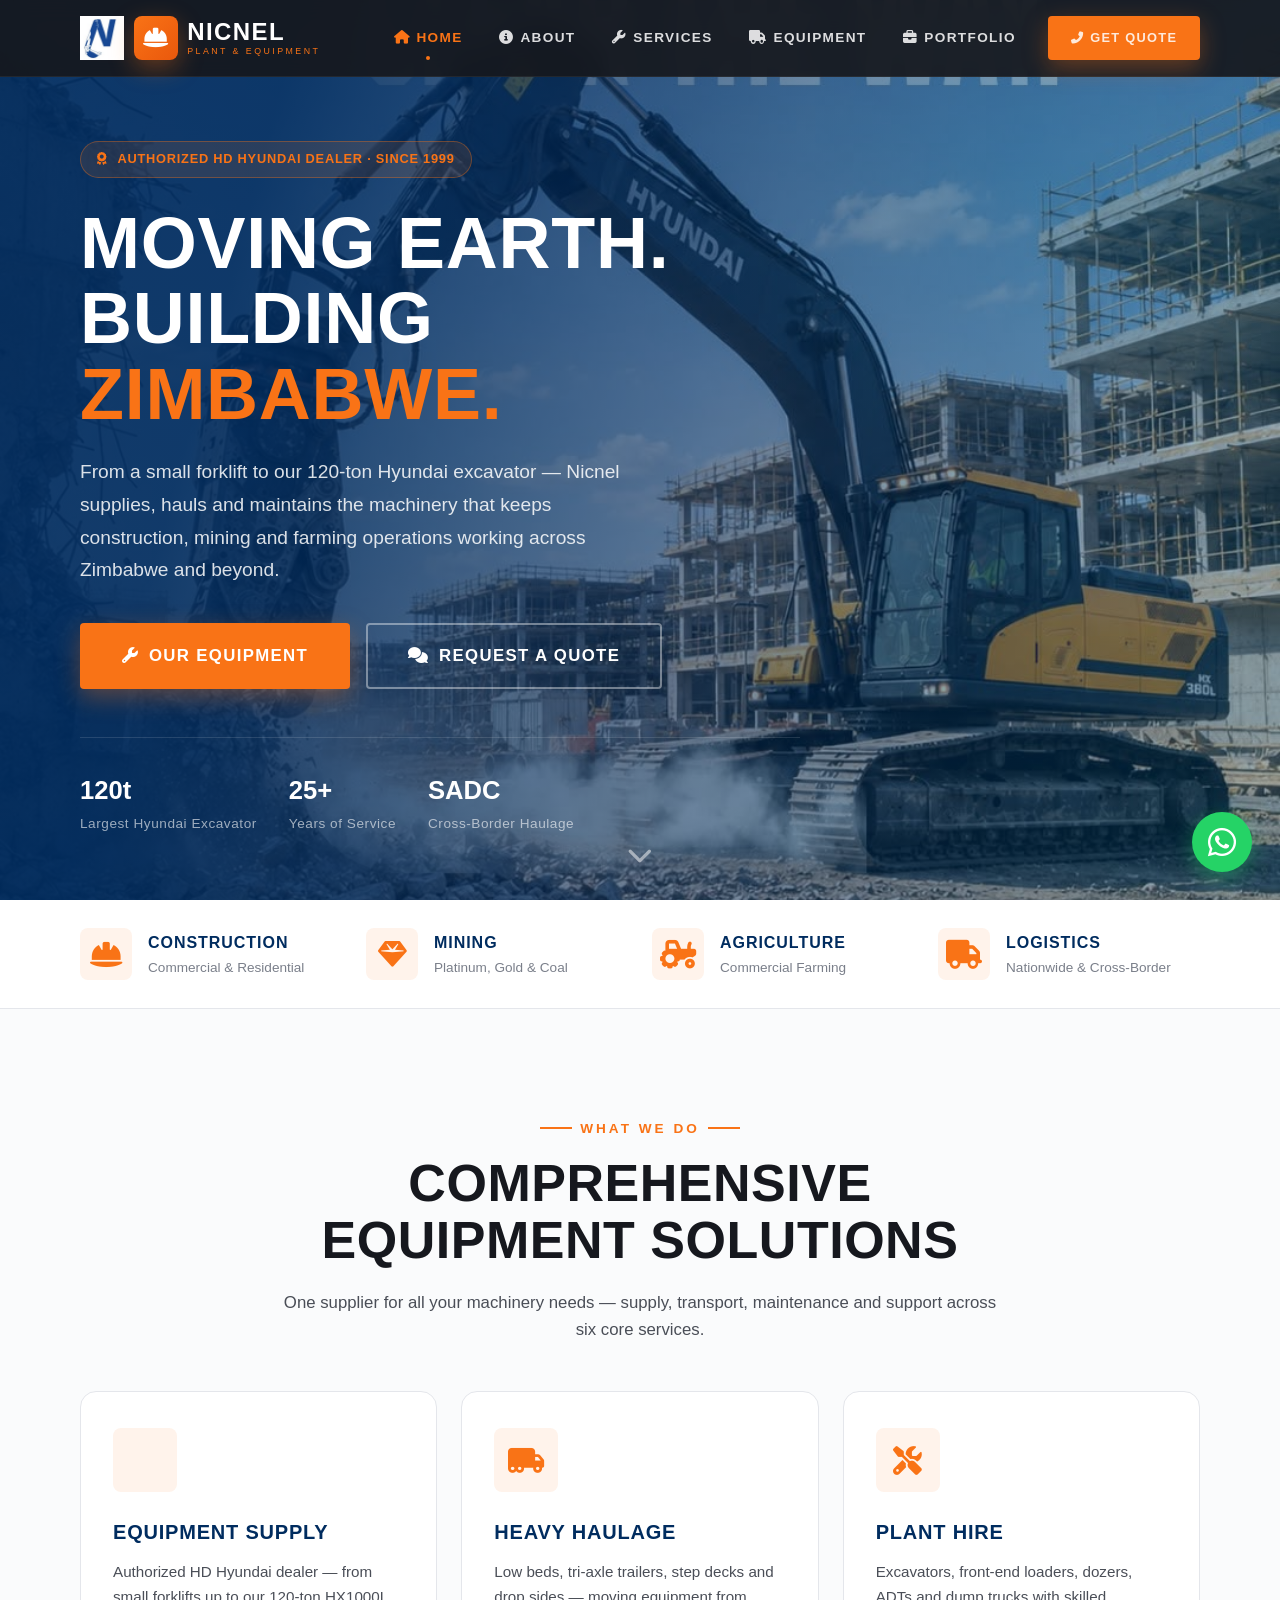
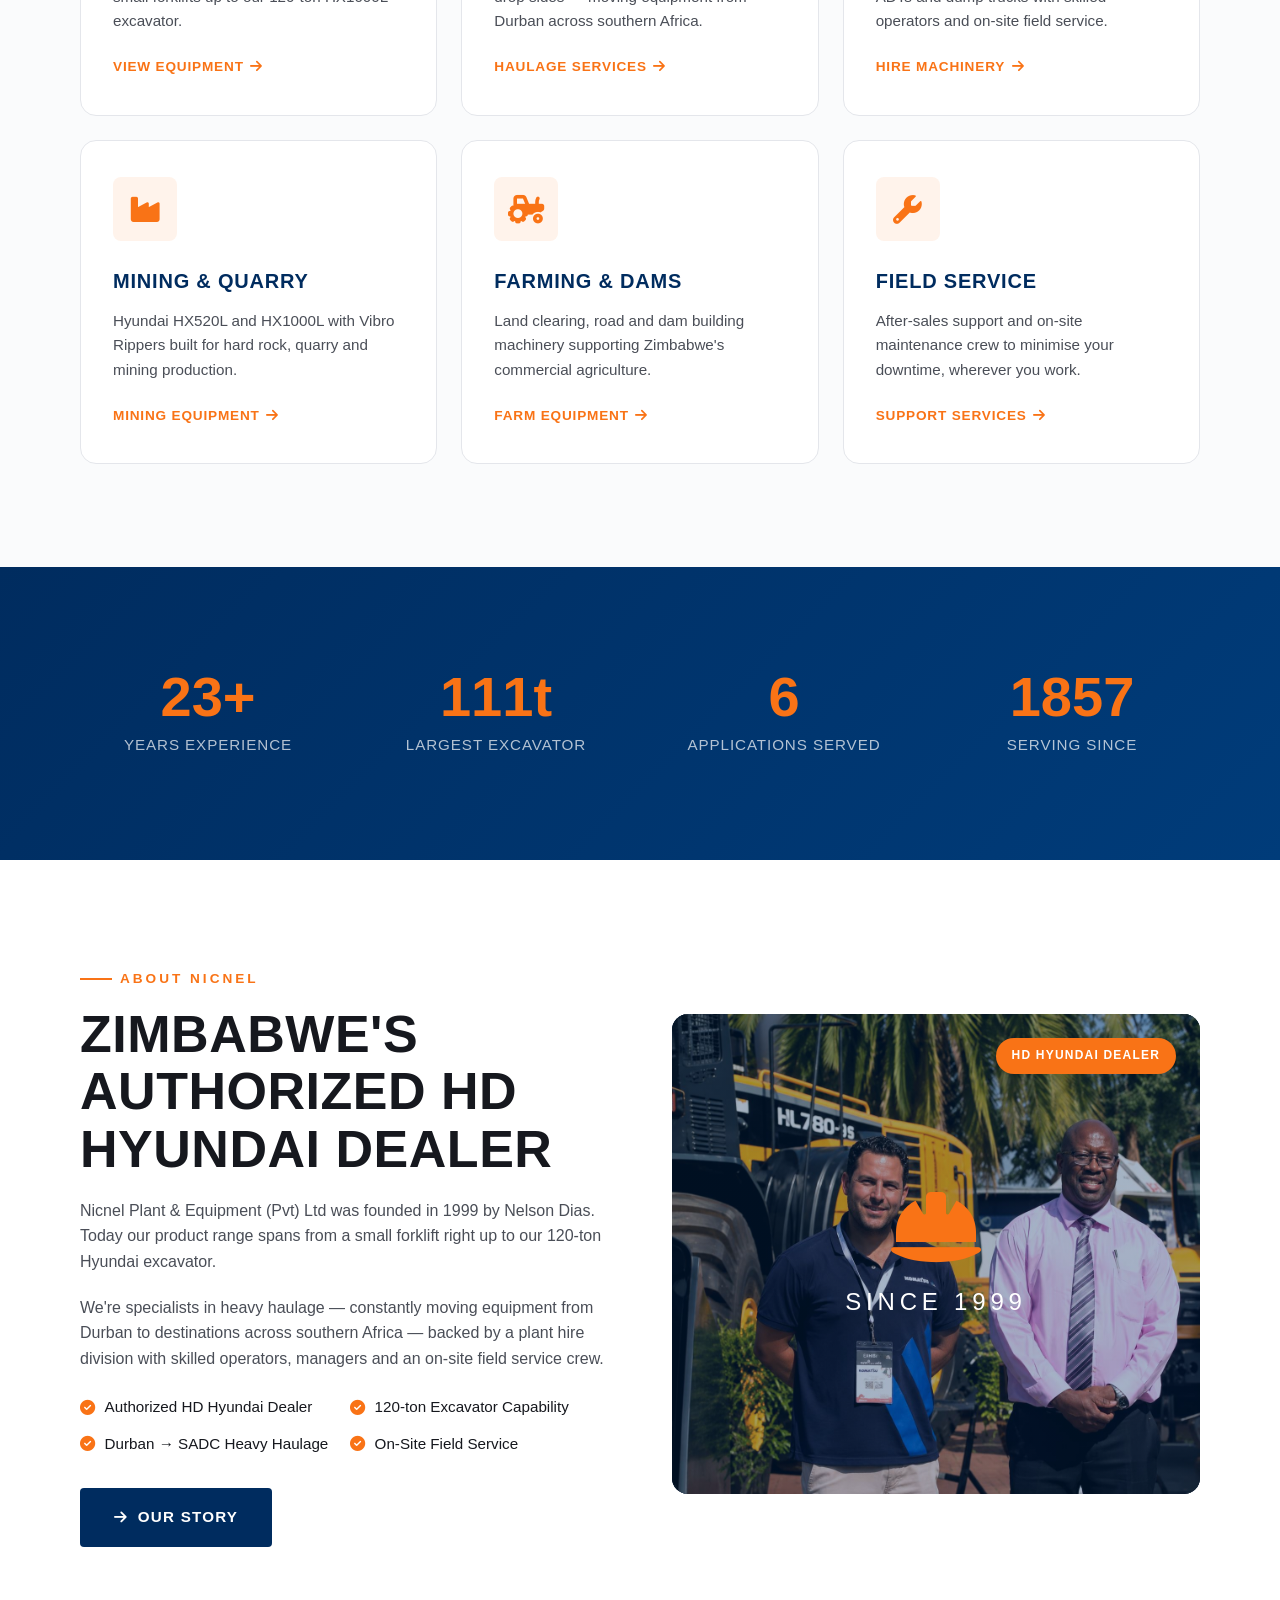
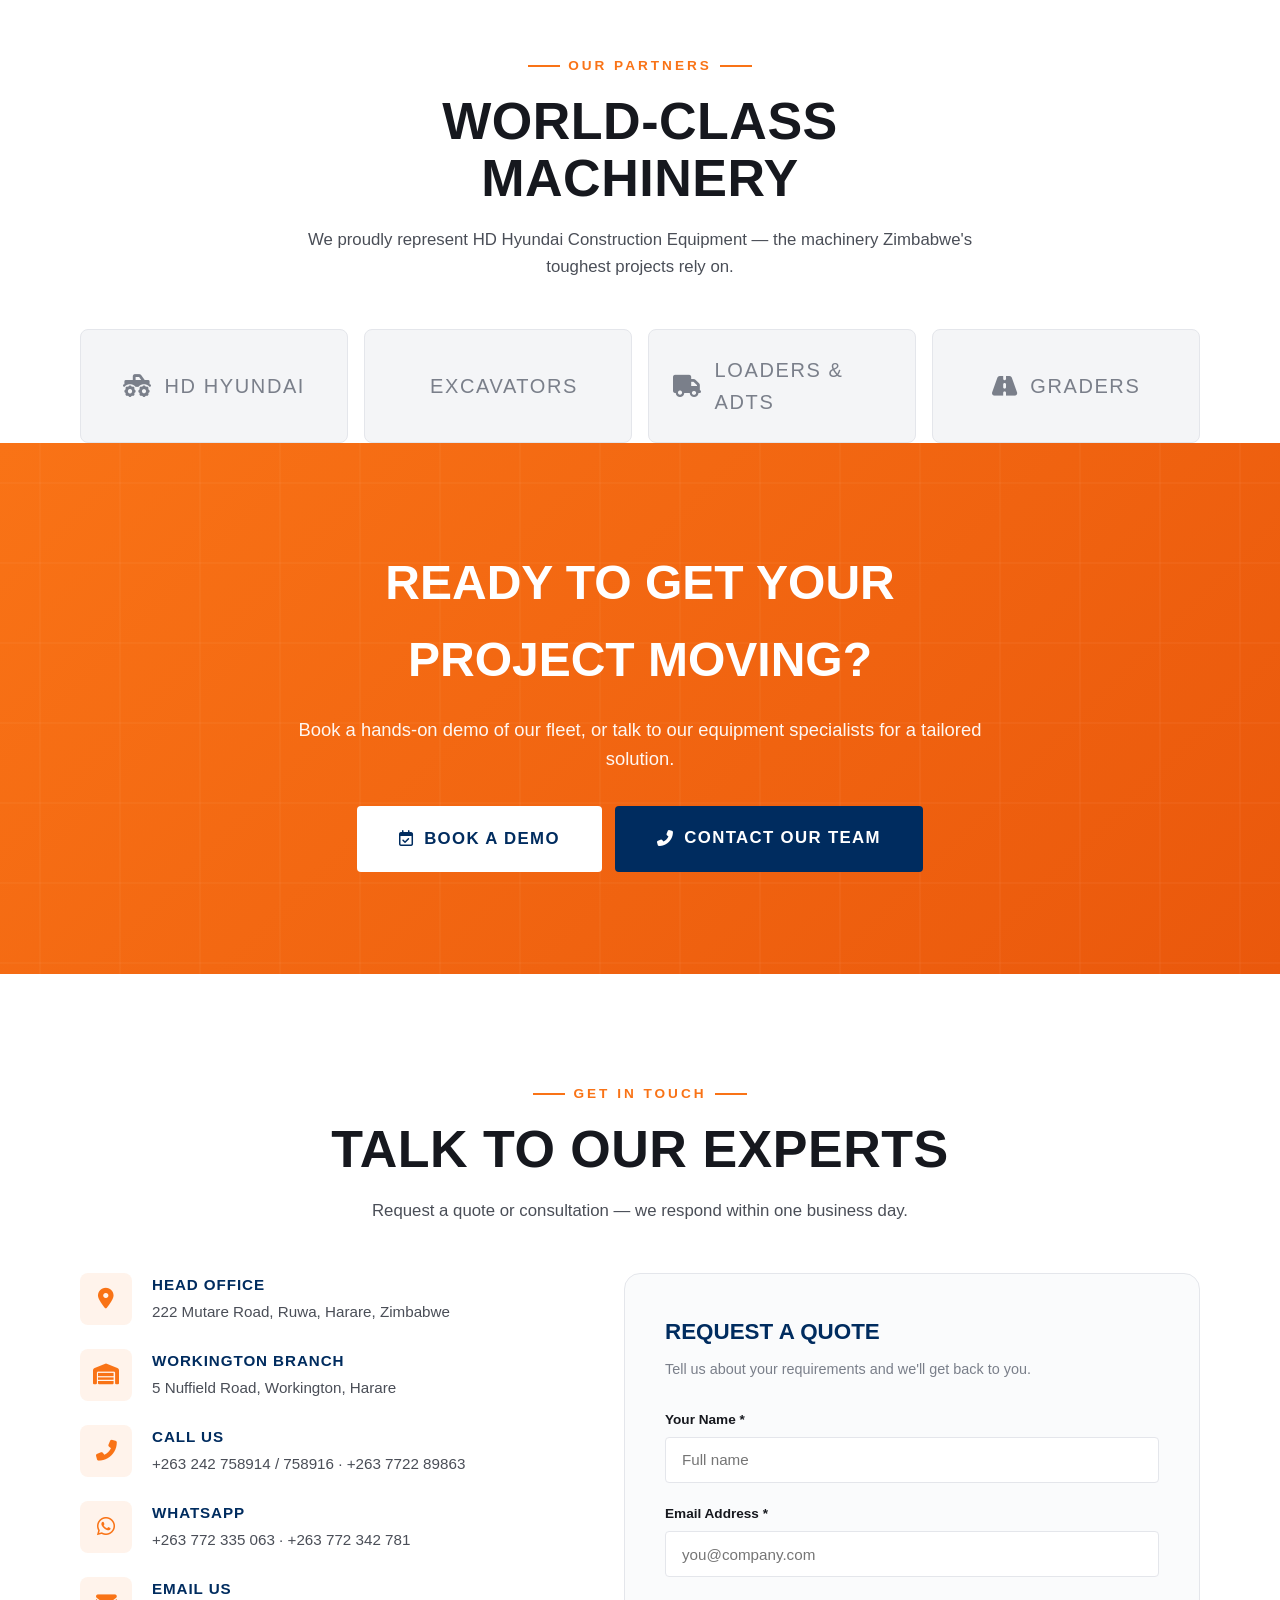
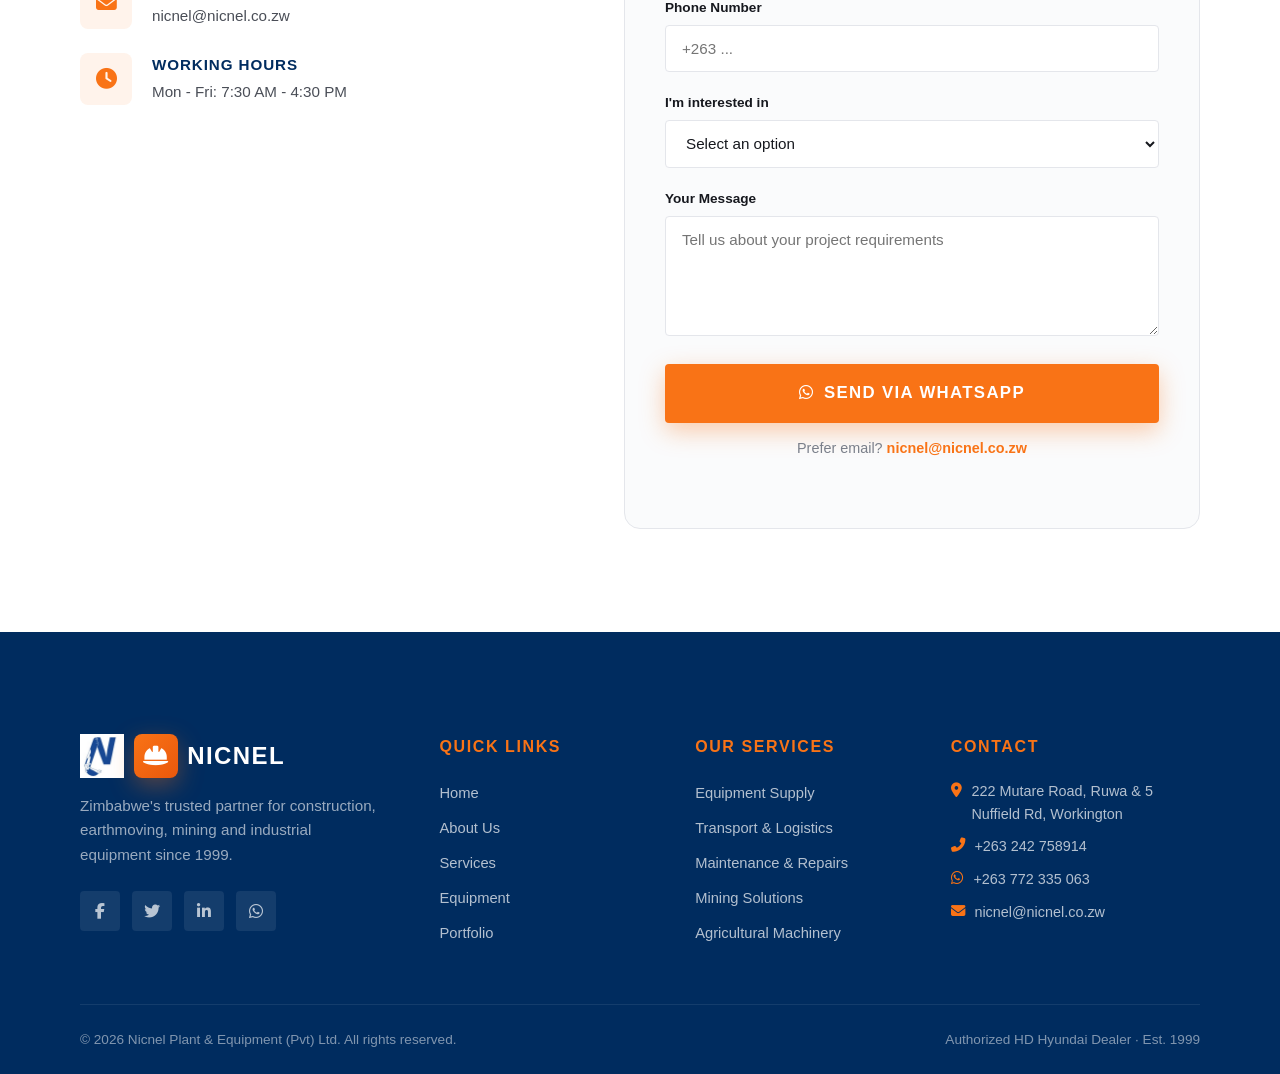
<file: index.html>
<!DOCTYPE html>
<html lang="en">
<head>
    <meta charset="UTF-8">
    <meta http-equiv="Content-Security-Policy" content="default-src 'self'; base-uri 'self'; object-src 'none'; img-src 'self' data: https:; font-src 'self' data: https://cdnjs.cloudflare.com https://fonts.gstatic.com; style-src 'self' 'unsafe-inline' https://cdnjs.cloudflare.com https://fonts.googleapis.com; script-src 'self' 'unsafe-inline'; connect-src 'self'; frame-src https://calendly.com; form-action 'self'">
    <meta name="viewport" content="width=device-width, initial-scale=1.0">
    <title>Nicnel Plant & Equipment | Authorized HD Hyundai Dealer | Zimbabwe</title>
    <meta name="description" content="Nicnel Plant & Equipment is Zimbabwe's authorized HD Hyundai dealer since 1999. Hyundai excavators, front-end loaders, plant hire, heavy haulage & logistics from Durban to southern Africa.">
    <link rel="stylesheet" href="style.css">
    <link rel="stylesheet" href="https://cdnjs.cloudflare.com/ajax/libs/font-awesome/6.4.0/css/all.min.css">
    <link rel="preconnect" href="https://fonts.googleapis.com">
    <link rel="preconnect" href="https://fonts.gstatic.com" crossorigin>
    <link href="https://fonts.googleapis.com/css2?family=Oswald:wght@400;500;600;700&family=Inter:wght@300;400;500;600;700&display=swap" rel="stylesheet">
</head>
<body>

    <!-- ===== HEADER ===== -->
    <header class="header" id="header">
        <nav class="navbar">
            <a href="index.html" class="logo">
                <img src="assets/logo.png" alt="Nicnel Plant &amp; Equipment" class="logo-img" onerror="this.style.display=&quot;none&quot;">
                <span class="logo-mark"><i class="fas fa-helmet-safety"></i></span>
                <span class="logo-word">NICNEL<small>Plant &amp; Equipment</small></span>
            </a>

<ul class="nav-links" id="navLinks">
                <li><a href="index.html" class="active"><i class="fas fa-home"></i> Home</a></li>
                <li><a href="about.html"><i class="fas fa-info-circle"></i> About</a></li>
                <li><a href="services.html"><i class="fas fa-wrench"></i> Services</a></li>
                <li><a href="equipment.html"><i class="fas fa-truck"></i> Equipment</a></li>
                <li><a href="portfolio.html"><i class="fas fa-briefcase"></i> Portfolio</a></li>
                <li class="nav-cta"><a href="index.html#contact" class="btn btn--primary"><i class="fas fa-phone-alt"></i> Get Quote</a></li>
            </ul>

            <button class="hamburger" id="hamburger" aria-label="Toggle menu">
                <span></span>
                <span></span>
                <span></span>
            </button>
        </nav>
    </header>

    <!-- ===== HERO ===== -->
    <section class="hero">
        <div class="hero__bg"></div>
        <div class="container">
            <div class="hero__content">
                <div class="hero__badge reveal">
                    <i class="fas fa-award"></i> Authorized HD Hyundai Dealer · Since 1999
                </div>
                <h1 class="hero__title reveal reveal--delay-1">
                    Moving Earth. Building <span class="accent">Zimbabwe.</span>
                </h1>
                <p class="hero__sub reveal reveal--delay-2">
                    From a small forklift to our 120-ton Hyundai excavator — Nicnel supplies, hauls and maintains the machinery that keeps construction, mining and farming operations working across Zimbabwe and beyond.
                </p>
                <div class="hero__actions reveal reveal--delay-3">
                    <a href="services.html" class="btn btn--primary btn--lg"><i class="fas fa-wrench"></i> Our Equipment</a>
                    <a href="index.html#contact" class="btn btn--outline btn--lg"><i class="fas fa-comments"></i> Request a Quote</a>
                </div>
                <div class="hero__trust reveal reveal--delay-3">
                    <div class="trust-item">
                        <strong>120t</strong>
                        <span>Largest Hyundai Excavator</span>
                    </div>
                    <div class="trust-item">
                        <strong>25+</strong>
                        <span>Years of Service</span>
                    </div>
                    <div class="trust-item">
                        <strong>SADC</strong>
                        <span>Cross-Border Haulage</span>
                    </div>
                </div>
            </div>
        </div>
        <div class="scroll-hint"><i class="fas fa-chevron-down"></i></div>
    </section>

    <!-- ===== TRUST BAR ===== -->
    <section class="trust-bar">
        <div class="container">
            <div class="trust-bar__grid">
                <div class="trust-bar__item reveal">
                    <i class="fas fa-hard-hat"></i>
                    <div>
                        <h4>Construction</h4>
                        <p>Commercial & Residential</p>
                    </div>
                </div>
                <div class="trust-bar__item reveal reveal--delay-1">
                    <i class="fas fa-gem"></i>
                    <div>
                        <h4>Mining</h4>
                        <p>Platinum, Gold & Coal</p>
                    </div>
                </div>
                <div class="trust-bar__item reveal reveal--delay-2">
                    <i class="fas fa-tractor"></i>
                    <div>
                        <h4>Agriculture</h4>
                        <p>Commercial Farming</p>
                    </div>
                </div>
                <div class="trust-bar__item reveal reveal--delay-3">
                    <i class="fas fa-truck"></i>
                    <div>
                        <h4>Logistics</h4>
                        <p>Nationwide & Cross-Border</p>
                    </div>
                </div>
            </div>
        </div>
    </section>

    <!-- ===== SERVICES ===== -->
    <section class="services section">
        <div class="container">
            <div class="section-head section-head--center">
                <span class="eyebrow eyebrow--center">What We Do</span>
                <h2 class="display-title">Comprehensive Equipment Solutions</h2>
                <p>One supplier for all your machinery needs — supply, transport, maintenance and support across six core services.</p>
            </div>

            <div class="services__grid">
                <a href="services.html" class="service-card reveal">
                    <div class="service-card__icon"><i class="fas fa-excavator"></i></div>
                    <h3>Equipment Supply</h3>
                    <p>Authorized HD Hyundai dealer — from small forklifts up to our 120-ton HX1000L excavator.</p>
                    <span class="service-card__link">View Equipment <i class="fas fa-arrow-right"></i></span>
                </a>
                <a href="services.html" class="service-card reveal reveal--delay-1">
                    <div class="service-card__icon"><i class="fas fa-truck-moving"></i></div>
                    <h3>Heavy Haulage</h3>
                    <p>Low beds, tri-axle trailers, step decks and drop sides — moving equipment from Durban across southern Africa.</p>
                    <span class="service-card__link">Haulage Services <i class="fas fa-arrow-right"></i></span>
                </a>
                <a href="services.html" class="service-card reveal reveal--delay-2">
                    <div class="service-card__icon"><i class="fas fa-tools"></i></div>
                    <h3>Plant Hire</h3>
                    <p>Excavators, front-end loaders, dozers, ADTs and dump trucks with skilled operators and on-site field service.</p>
                    <span class="service-card__link">Hire Machinery <i class="fas fa-arrow-right"></i></span>
                </a>
                <a href="services.html" class="service-card reveal reveal--delay-3">
                    <div class="service-card__icon"><i class="fas fa-industry"></i></div>
                    <h3>Mining &amp; Quarry</h3>
                    <p>Hyundai HX520L and HX1000L with Vibro Rippers built for hard rock, quarry and mining production.</p>
                    <span class="service-card__link">Mining Equipment <i class="fas fa-arrow-right"></i></span>
                </a>
                <a href="services.html" class="service-card reveal">
                    <div class="service-card__icon"><i class="fas fa-tractor"></i></div>
                    <h3>Farming &amp; Dams</h3>
                    <p>Land clearing, road and dam building machinery supporting Zimbabwe's commercial agriculture.</p>
                    <span class="service-card__link">Farm Equipment <i class="fas fa-arrow-right"></i></span>
                </a>
                <a href="services.html" class="service-card reveal reveal--delay-1">
                    <div class="service-card__icon"><i class="fas fa-wrench"></i></div>
                    <h3>Field Service</h3>
                    <p>After-sales support and on-site maintenance crew to minimise your downtime, wherever you work.</p>
                    <span class="service-card__link">Support Services <i class="fas fa-arrow-right"></i></span>
                </a>
            </div>
        </div>
    </section>

    <!-- ===== STATS ===== -->
    <section class="stats">
        <div class="container">
            <div class="stats__grid" id="statsGrid">
                <div class="stat">
                    <div class="stat__num" data-count="25" data-suffix="+">0</div>
                    <div class="stat__label">Years Experience</div>
                </div>
                <div class="stat">
                    <div class="stat__num" data-count="120" data-suffix="t">0</div>
                    <div class="stat__label">Largest Excavator</div>
                </div>
                <div class="stat">
                    <div class="stat__num" data-count="6" data-suffix="">0</div>
                    <div class="stat__label">Applications Served</div>
                </div>
                <div class="stat">
                    <div class="stat__num" data-count="1999" data-suffix="">0</div>
                    <div class="stat__label">Serving Since</div>
                </div>
            </div>
        </div>
    </section>

    <!-- ===== ABOUT PREVIEW ===== -->
    <section class="section">
        <div class="container">
            <div class="about-preview__grid">
                <div class="about-preview__text reveal">
                    <span class="eyebrow">About Nicnel</span>
                    <h2 class="display-title">Zimbabwe's Authorized HD Hyundai Dealer</h2>
                    <p>Nicnel Plant &amp; Equipment (Pvt) Ltd was founded in 1999 by Nelson Dias. Today our product range spans from a small forklift right up to our 120-ton Hyundai excavator.</p>
                    <p>We're specialists in heavy haulage — constantly moving equipment from Durban to destinations across southern Africa — backed by a plant hire division with skilled operators, managers and an on-site field service crew.</p>
                    <ul class="about-preview__features">
                        <li><i class="fas fa-check-circle"></i> Authorized HD Hyundai Dealer</li>
                        <li><i class="fas fa-check-circle"></i> 120-ton Excavator Capability</li>
                        <li><i class="fas fa-check-circle"></i> Durban → SADC Heavy Haulage</li>
                        <li><i class="fas fa-check-circle"></i> On-Site Field Service</li>
                    </ul>
                    <a href="about.html" class="btn btn--dark"><i class="fas fa-arrow-right"></i> Our Story</a>
                </div>
                <div class="reveal reveal--delay-2">
                    <div class="image-card">
                        <span class="image-card__badge">HD Hyundai Dealer</span>
                        <div class="image-card__content">
                            <i class="fas fa-helmet-safety"></i>
                            <span class="est">Since 1999</span>
                        </div>
                    </div>
                </div>
            </div>
        </div>
    </section>

    <!-- ===== BRANDS ===== -->
    <section class="brands section--steel">
        <div class="container">
            <div class="section-head section-head--center">
                <span class="eyebrow eyebrow--center">Our Partners</span>
                <h2 class="display-title">World-Class Machinery</h2>
                <p>We proudly represent HD Hyundai Construction Equipment — the machinery Zimbabwe's toughest projects rely on.</p>
            </div>
            <div class="brands__grid">
                <div class="brands__item reveal"><i class="fas fa-truck-monster"></i> HD Hyundai</div>
                <div class="brands__item reveal reveal--delay-1"><i class="fas fa-excavator"></i> Excavators</div>
                <div class="brands__item reveal reveal--delay-2"><i class="fas fa-truck"></i> Loaders &amp; ADTs</div>
                <div class="brands__item reveal reveal--delay-3"><i class="fas fa-road"></i> Graders</div>
            </div>
        </div>
    </section>

    <!-- ===== CTA ===== -->
    <section class="cta">
        <div class="container">
<div class="cta__inner">
                <h2>Ready to Get Your Project Moving?</h2>
                <p>Book a hands-on demo of our fleet, or talk to our equipment specialists for a tailored solution.</p>
                <div class="cta__actions">
                    <button type="button" class="btn btn--white btn--lg" data-open-booking><i class="far fa-calendar-check"></i> Book a Demo</button>
                    <a href="index.html#contact" class="btn btn--dark btn--lg"><i class="fas fa-phone-alt"></i> Contact Our Team</a>
                </div>
            </div>
        </div>
    </section>

    <!-- ===== CONTACT ===== -->
    <section class="section" id="contact">
        <div class="container">
            <div class="section-head section-head--center">
                <span class="eyebrow eyebrow--center">Get In Touch</span>
                <h2 class="display-title">Talk to Our Experts</h2>
                <p>Request a quote or consultation — we respond within one business day.</p>
            </div>

            <div class="contact__grid">
                <div class="contact__info reveal">
                    <div class="contact-item">
                        <i class="fas fa-map-marker-alt"></i>
                        <div>
                            <h4>Head Office</h4>
                            <p>222 Mutare Road, Ruwa, Harare, Zimbabwe</p>
                        </div>
                    </div>
                    <div class="contact-item">
                        <i class="fas fa-warehouse"></i>
                        <div>
                            <h4>Workington Branch</h4>
                            <p>5 Nuffield Road, Workington, Harare</p>
                        </div>
                    </div>
                    <div class="contact-item">
                        <i class="fas fa-phone-alt"></i>
                        <div>
                            <h4>Call Us</h4>
                            <p>+263 242 758914 / 758916 · +263 7722 89863</p>
                        </div>
                    </div>
                    <div class="contact-item">
                        <i class="fab fa-whatsapp"></i>
                        <div>
                            <h4>WhatsApp</h4>
                            <p>+263 772 335 063 · +263 772 342 781</p>
                        </div>
                    </div>
                    <div class="contact-item">
                        <i class="fas fa-envelope"></i>
                        <div>
                            <h4>Email Us</h4>
                            <p>nicnel@nicnel.co.zw</p>
                        </div>
                    </div>
                    <div class="contact-item">
                        <i class="fas fa-clock"></i>
                        <div>
                            <h4>Working Hours</h4>
                            <p>Mon - Fri: 7:30 AM - 4:30 PM</p>
                        </div>
                    </div>
                </div>

                <div class="contact__form reveal reveal--delay-2">
                    <h3>Request a Quote</h3>
                    <p class="form-sub">Tell us about your requirements and we'll get back to you.</p>
                    <form id="contactForm">
                        <div class="form-row">
                            <label for="name">Your Name *</label>
                            <input type="text" id="name" placeholder="Full name" required>
                        </div>
                        <div class="form-row">
                            <label for="email">Email Address *</label>
                            <input type="email" id="email" placeholder="you@company.com" required>
                        </div>
                        <div class="form-row">
                            <label for="phone">Phone Number</label>
                            <input type="tel" id="phone" placeholder="+263 ...">
                        </div>
                        <div class="form-row">
                            <label for="interest">I'm interested in</label>
                            <select id="interest">
                                <option value="">Select an option</option>
                                <option value="equipment">Equipment Supply</option>
                                <option value="transport">Transport & Logistics</option>
                                <option value="maintenance">Maintenance & Repairs</option>
                                <option value="mining">Mining Solutions</option>
                                <option value="agriculture">Agricultural Machinery</option>
                                <option value="other">Other</option>
                            </select>
                        </div>
                        <div class="form-row">
                            <label for="message">Your Message</label>
                            <textarea id="message" placeholder="Tell us about your project requirements"></textarea>
                        </div>
                        <button type="submit" class="btn btn--primary btn--lg btn--full"><i class="fab fa-whatsapp"></i> Send via WhatsApp</button>
                        <p class="form-sub" style="text-align:center;margin-top:0.9rem;">
                            Prefer email? <a href="mailto:nicnel@nicnel.co.zw" style="color:var(--orange);font-weight:600;">nicnel@nicnel.co.zw</a>
                        </p>
                    </form>
                </div>
            </div>
        </div>
    </section>

    <!-- ===== FOOTER ===== -->
    <footer class="footer">
        <div class="container">
            <div class="footer__grid">
                <div class="footer__brand">
                    <a href="index.html" class="logo logo--footer">
                        <img src="assets/logo.png" alt="Nicnel Plant &amp; Equipment" class="logo-img" onerror="this.style.display=&quot;none&quot;">
                        <span class="logo-mark"><i class="fas fa-helmet-safety"></i></span>
                        <span class="logo-word">NICNEL</span>
                    </a>
                    <p>Zimbabwe's trusted partner for construction, earthmoving, mining and industrial equipment since 1999.</p>
                    <div class="social-links">
                        <a href="#" aria-label="Facebook"><i class="fab fa-facebook-f"></i></a>
                        <a href="#" aria-label="Twitter / X"><i class="fab fa-twitter"></i></a>
<a href="#" aria-label="LinkedIn"><i class="fab fa-linkedin-in"></i></a>
                        <a href="https://wa.me/263772335063" target="_blank" rel="noopener" aria-label="WhatsApp"><i class="fab fa-whatsapp"></i></a>
                    </div>
                </div>
                <div class="footer__col">
                    <h4>Quick Links</h4>
                    <ul>
                        <li><a href="index.html">Home</a></li>
                        <li><a href="about.html">About Us</a></li>
                        <li><a href="services.html">Services</a></li>
                        <li><a href="equipment.html">Equipment</a></li>
                        <li><a href="portfolio.html">Portfolio</a></li>
                    </ul>
                </div>
                <div class="footer__col">
                    <h4>Our Services</h4>
                    <ul>
                        <li><a href="services.html">Equipment Supply</a></li>
                        <li><a href="services.html">Transport &amp; Logistics</a></li>
                        <li><a href="services.html">Maintenance &amp; Repairs</a></li>
                        <li><a href="services.html">Mining Solutions</a></li>
                        <li><a href="services.html">Agricultural Machinery</a></li>
                    </ul>
                </div>
                <div class="footer__col">
                    <h4>Contact</h4>
                    <ul class="footer__contact">
                        <li><i class="fas fa-map-marker-alt"></i> 222 Mutare Road, Ruwa &amp; 5 Nuffield Rd, Workington</li>
                        <li><i class="fas fa-phone-alt"></i> +263 242 758914</li>
                        <li><i class="fab fa-whatsapp"></i> +263 772 335 063</li>
                        <li><i class="fas fa-envelope"></i> nicnel@nicnel.co.zw</li>
                    </ul>
                </div>
            </div>
            <div class="footer__bottom">
                <p>&copy; 2026 Nicnel Plant &amp; Equipment (Pvt) Ltd. All rights reserved.</p>
                <p>Authorized HD Hyundai Dealer · Est. 1999</p>
            </div>
        </div>
    </footer>

    <!-- WhatsApp Float -->
    <a href="https://wa.me/263772335063" class="whatsapp-float" target="_blank" rel="noopener" aria-label="Chat with Nicnel on WhatsApp">
        <i class="fab fa-whatsapp"></i>
    </a>

<script src="script.js"></script>
    <script src="booking.js"></script>
</body>
</html>
</file>
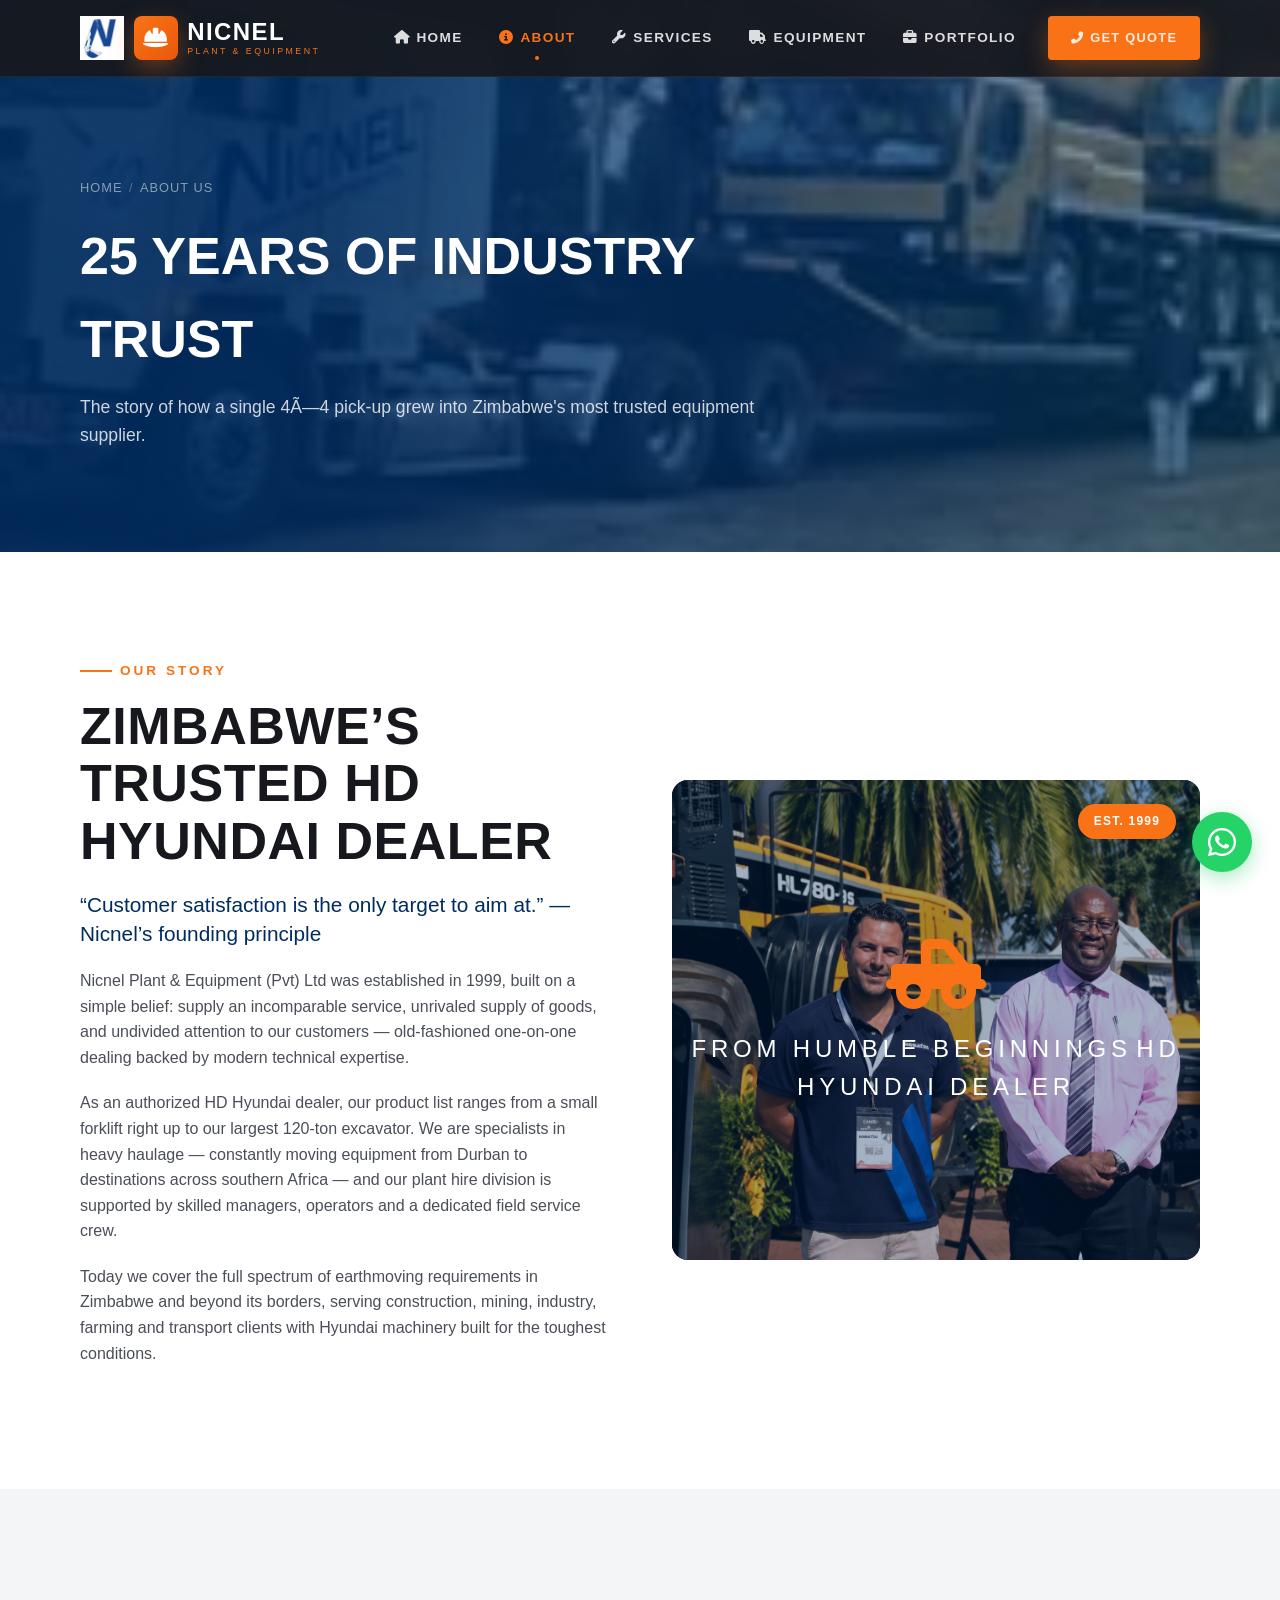
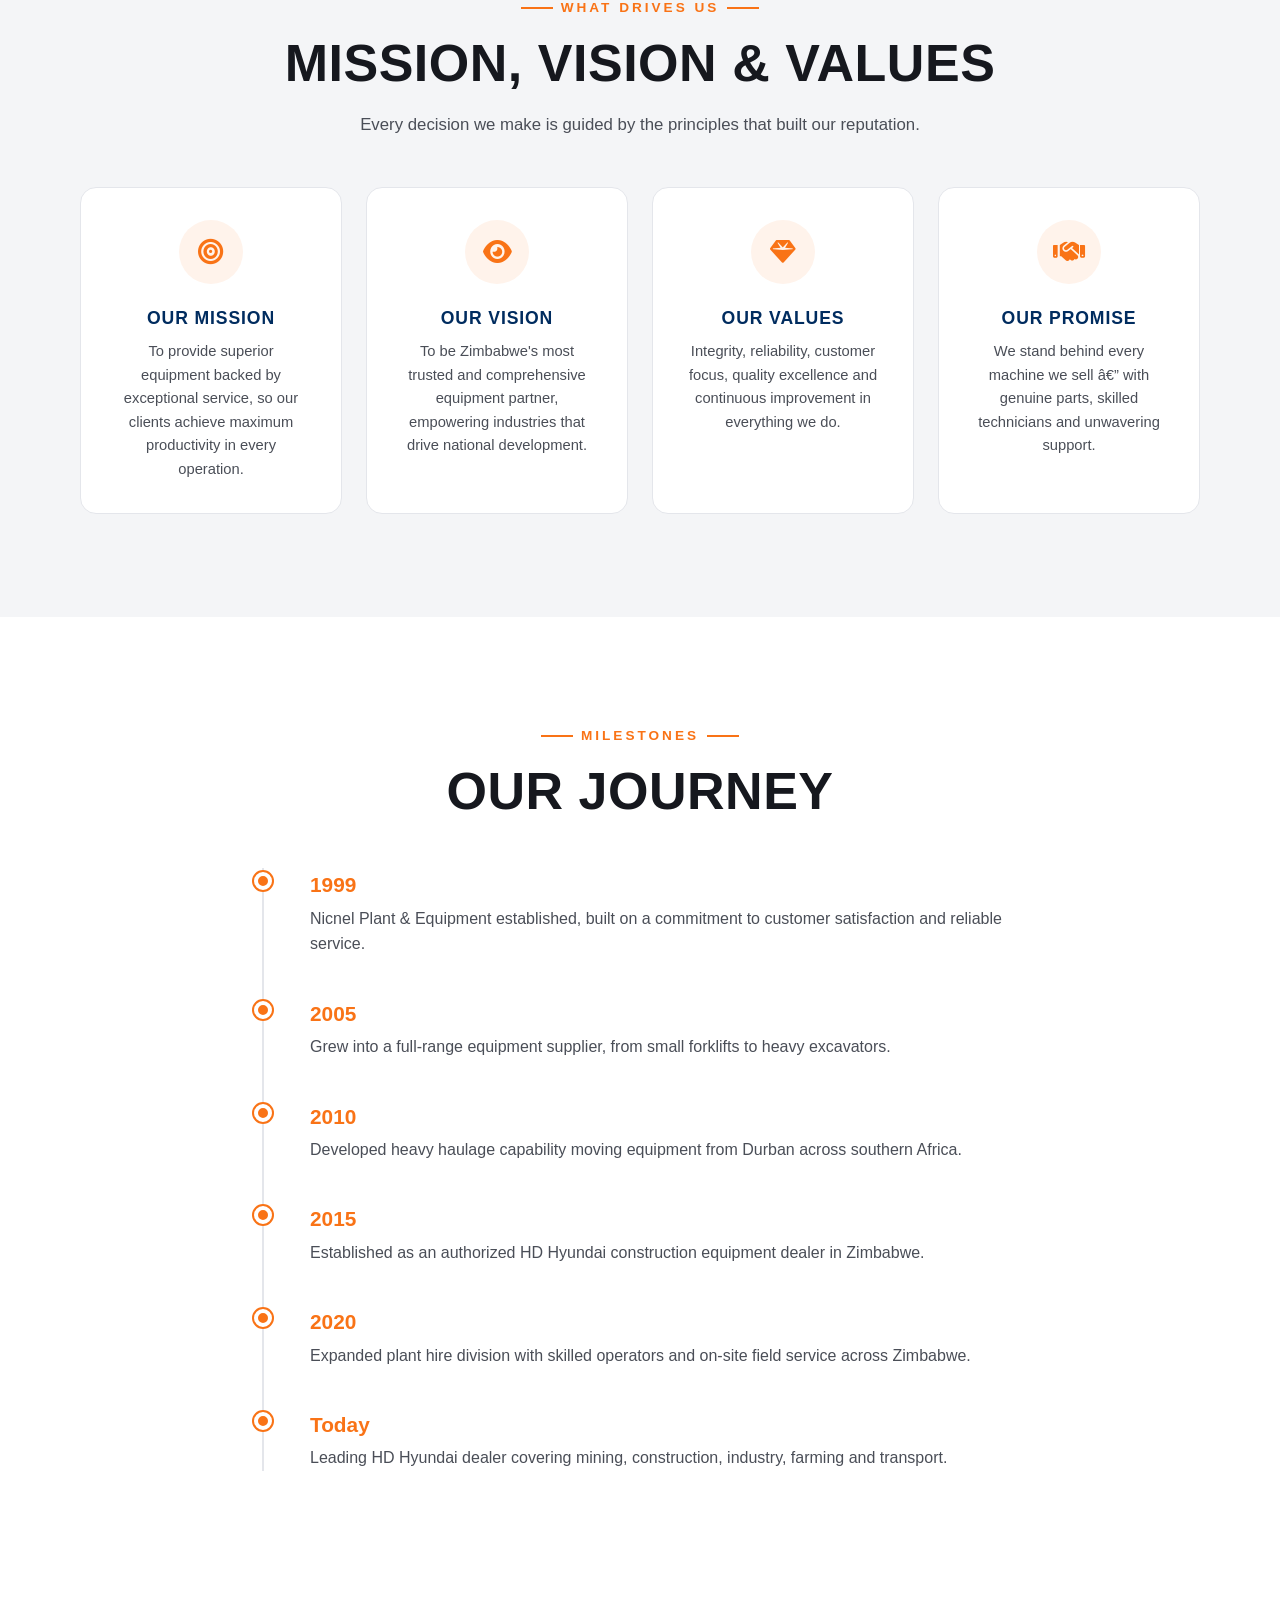
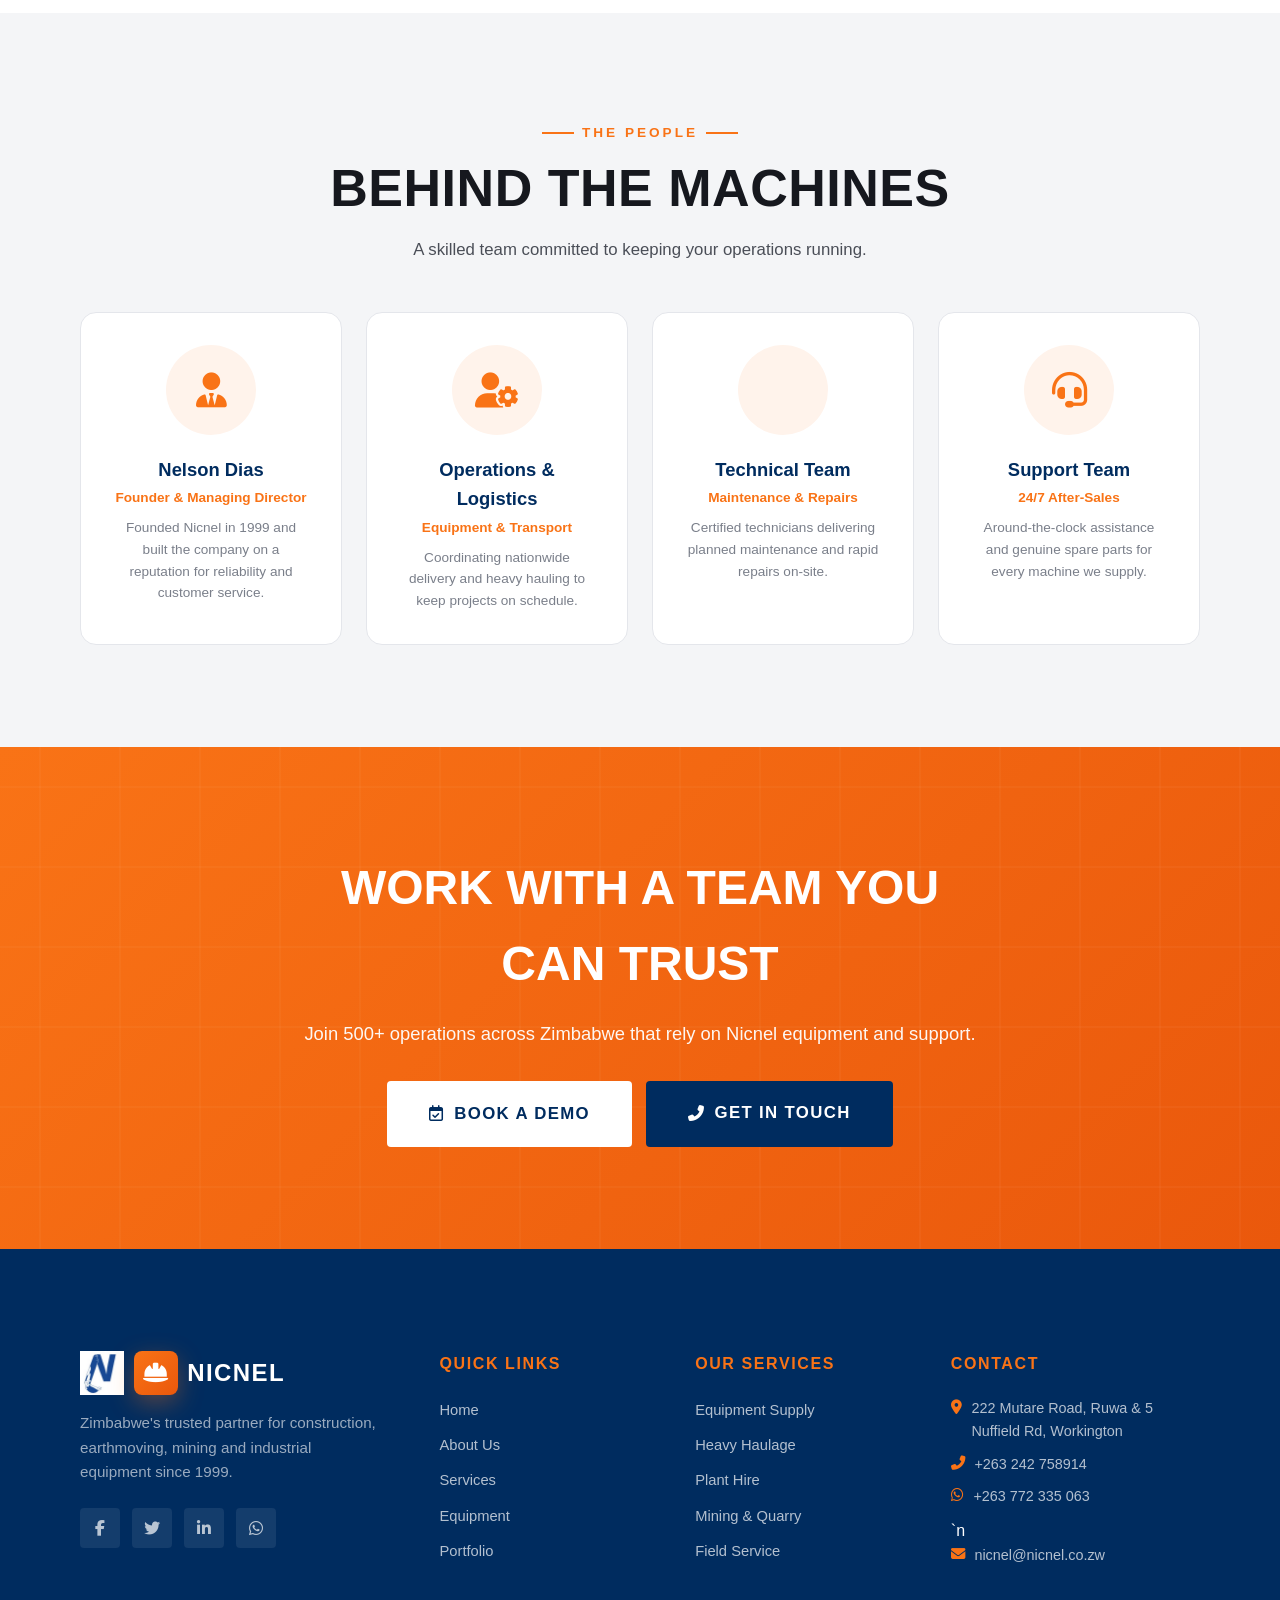
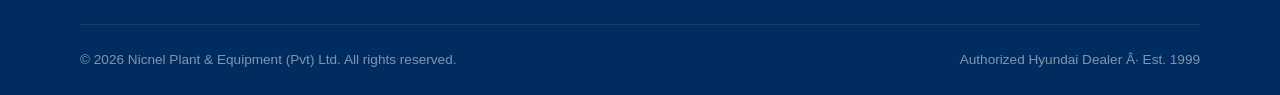
<file: about.html>
<!DOCTYPE html>
<html lang="en">
<head>
    <meta charset="UTF-8">
    <meta http-equiv="Content-Security-Policy" content="default-src 'self'; base-uri 'self'; object-src 'none'; img-src 'self' data: https:; font-src 'self' data: https://cdnjs.cloudflare.com https://fonts.gstatic.com; style-src 'self' 'unsafe-inline' https://cdnjs.cloudflare.com https://fonts.googleapis.com; script-src 'self' 'unsafe-inline'; connect-src 'self'; frame-src https://calendly.com; form-action 'self'">
    <meta name="viewport" content="width=device-width, initial-scale=1.0">
    <title>About Us | Nicnel Plant & Equipment | Authorized HD Hyundai Dealer</title>
    <meta name="description" content="Nicnel Plant & Equipment (Pvt) Ltd is Zimbabwe's authorized HD Hyundai dealer since 1999. Heavy haulage from Durban to southern Africa, plant hire, excavation, transport, mining, construction and farming.">
    <link rel="stylesheet" href="style.css">
    <link rel="stylesheet" href="https://cdnjs.cloudflare.com/ajax/libs/font-awesome/6.4.0/css/all.min.css">
    <link rel="preconnect" href="https://fonts.googleapis.com">
    <link rel="preconnect" href="https://fonts.gstatic.com" crossorigin>
    <link href="https://fonts.googleapis.com/css2?family=Oswald:wght@400;500;600;700&family=Inter:wght@300;400;500;600;700&display=swap" rel="stylesheet">
</head>
<body class="page-about">

    <!-- ===== HEADER ===== -->
    <header class="header" id="header">
        <nav class="navbar">
            <a href="index.html" class="logo">
                <img src="assets/logo.png" alt="Nicnel Plant &amp; Equipment" class="logo-img" onerror="this.style.display=&quot;none&quot;">
                <span class="logo-mark"><i class="fas fa-helmet-safety"></i></span>
                <span class="logo-word">NICNEL<small>Plant &amp; Equipment</small></span>
            </a>

            <ul class="nav-links" id="navLinks">
                <li><a href="index.html"><i class="fas fa-home"></i> Home</a></li>
                <li><a href="about.html" class="active"><i class="fas fa-info-circle"></i> About</a></li>
                <li><a href="services.html"><i class="fas fa-wrench"></i> Services</a></li>
                <li><a href="equipment.html"><i class="fas fa-truck"></i> Equipment</a></li>
                <li><a href="portfolio.html"><i class="fas fa-briefcase"></i> Portfolio</a></li>
                <li class="nav-cta"><a href="index.html#contact" class="btn btn--primary"><i class="fas fa-phone-alt"></i> Get Quote</a></li>
            </ul>

            <button class="hamburger" id="hamburger" aria-label="Toggle menu">
                <span></span>
                <span></span>
                <span></span>
            </button>
        </nav>
    </header>

    <!-- ===== PAGE HERO ===== -->
    <section class="page-hero">
        <div class="container">
            <div class="page-hero__content">
                <div class="breadcrumb reveal">
                    <a href="index.html">Home</a> <span class="sep">/</span> <span>About Us</span>
                </div>
                <h1 class="reveal reveal--delay-1">25 Years of Industry Trust</h1>
                <p class="reveal reveal--delay-2">The story of how a single 4Ã—4 pick-up grew into Zimbabwe's most trusted equipment supplier.</p>
            </div>
        </div>
    </section>

    <!-- ===== STORY ===== -->
    <section class="section">
        <div class="container">
            <div class="story__grid">
                <div class="story__text reveal">
                    <span class="eyebrow">Our Story</span>
                    <h2 class="display-title">Zimbabwe&rsquo;s Trusted HD Hyundai Dealer</h2>
                    <p class="lead">&ldquo;Customer satisfaction is the only target to aim at.&rdquo; &mdash; Nicnel&rsquo;s founding principle</p>
                    <p>Nicnel Plant &amp; Equipment (Pvt) Ltd was established in 1999, built on a simple belief: supply an incomparable service, unrivaled supply of goods, and undivided attention to our customers &mdash; old-fashioned one-on-one dealing backed by modern technical expertise.</p>
                    <p>As an authorized HD Hyundai dealer, our product list ranges from a small forklift right up to our largest 120-ton excavator. We are specialists in heavy haulage &mdash; constantly moving equipment from Durban to destinations across southern Africa &mdash; and our plant hire division is supported by skilled managers, operators and a dedicated field service crew.</p>
                    <p>Today we cover the full spectrum of earthmoving requirements in Zimbabwe and beyond its borders, serving construction, mining, industry, farming and transport clients with Hyundai machinery built for the toughest conditions.</p>
                </div>
                <div class="reveal reveal--delay-2">
                    <div class="image-card">
                        <span class="image-card__badge">Est. 1999</span>
                        <div class="image-card__content">
                            <i class="fas fa-truck-pickup"></i>
                            <span class="est">From Humble Beginnings</span>
                            <span class="est">HD Hyundai Dealer</span>
                    </div>
                </div>
            </div>
        </div>
    </section>

    <!-- ===== MISSION / VALUES ===== -->
    <section class="section--steel section">
        <div class="container">
            <div class="section-head section-head--center">
                <span class="eyebrow eyebrow--center">What Drives Us</span>
                <h2 class="display-title">Mission, Vision & Values</h2>
                <p>Every decision we make is guided by the principles that built our reputation.</p>
            </div>
            <div class="values__grid">
                <div class="value-card reveal">
                    <div class="value-card__icon"><i class="fas fa-bullseye"></i></div>
                    <h3>Our Mission</h3>
                    <p>To provide superior equipment backed by exceptional service, so our clients achieve maximum productivity in every operation.</p>
                </div>
                <div class="value-card reveal reveal--delay-1">
                    <div class="value-card__icon"><i class="fas fa-eye"></i></div>
                    <h3>Our Vision</h3>
                    <p>To be Zimbabwe's most trusted and comprehensive equipment partner, empowering industries that drive national development.</p>
                </div>
                <div class="value-card reveal reveal--delay-2">
                    <div class="value-card__icon"><i class="fas fa-gem"></i></div>
                    <h3>Our Values</h3>
                    <p>Integrity, reliability, customer focus, quality excellence and continuous improvement in everything we do.</p>
                </div>
                <div class="value-card reveal reveal--delay-3">
                    <div class="value-card__icon"><i class="fas fa-handshake"></i></div>
                    <h3>Our Promise</h3>
                    <p>We stand behind every machine we sell â€” with genuine parts, skilled technicians and unwavering support.</p>
                </div>
            </div>
        </div>
    </section>

    <!-- ===== TIMELINE ===== -->
    <section class="section">
        <div class="container">
            <div class="section-head section-head--center">
                <span class="eyebrow eyebrow--center">Milestones</span>
                <h2 class="display-title">Our Journey</h2>
            </div>
            <div class="timeline">
                <div class="timeline__item reveal">
                    <div class="timeline__dot"></div>
                    <div class="timeline__year">1999</div>
                    <div class="timeline__text">Nicnel Plant &amp; Equipment established, built on a commitment to customer satisfaction and reliable service.</div>
                </div>
                <div class="timeline__item reveal reveal--delay-1">
                    <div class="timeline__dot"></div>
                    <div class="timeline__year">2005</div>
                    <div class="timeline__text">Grew into a full-range equipment supplier, from small forklifts to heavy excavators.</div>
                </div>
                <div class="timeline__item reveal reveal--delay-1">
                    <div class="timeline__dot"></div>
                    <div class="timeline__year">2010</div>
                    <div class="timeline__text">Developed heavy haulage capability moving equipment from Durban across southern Africa.</div>
                </div>
                <div class="timeline__item reveal reveal--delay-1">
                    <div class="timeline__dot"></div>
                    <div class="timeline__year">2015</div>
                    <div class="timeline__text">Established as an authorized HD Hyundai construction equipment dealer in Zimbabwe.</div>
                </div>
                <div class="timeline__item reveal reveal--delay-1">
                    <div class="timeline__dot"></div>
                    <div class="timeline__year">2020</div>
                    <div class="timeline__text">Expanded plant hire division with skilled operators and on-site field service across Zimbabwe.</div>
                </div>
                <div class="timeline__item reveal reveal--delay-1">
                    <div class="timeline__dot"></div>
                    <div class="timeline__year">Today</div>
                    <div class="timeline__text">Leading HD Hyundai dealer covering mining, construction, industry, farming and transport.</div>
                </div>
            </div>
        </div>
    </section>

    <!-- ===== TEAM ===== -->
    <section class="section--steel section">
        <div class="container">
            <div class="section-head section-head--center">
                <span class="eyebrow eyebrow--center">The People</span>
                <h2 class="display-title">Behind the Machines</h2>
                <p>A skilled team committed to keeping your operations running.</p>
            </div>
            <div class="team__grid">
                <div class="team-card reveal">
                    <div class="team-card__avatar"><i class="fas fa-user-tie"></i></div>
                    <h3>Nelson Dias</h3>
                    <div class="role">Founder &amp; Managing Director</div>
                    <p>Founded Nicnel in 1999 and built the company on a reputation for reliability and customer service.</p>
                </div>
                <div class="team-card reveal reveal--delay-1">
                    <div class="team-card__avatar"><i class="fas fa-user-cog"></i></div>
                    <h3>Operations &amp; Logistics</h3>
                    <div class="role">Equipment &amp; Transport</div>
                    <p>Coordinating nationwide delivery and heavy hauling to keep projects on schedule.</p>
                </div>
                <div class="team-card reveal reveal--delay-2">
                    <div class="team-card__avatar"><i class="fas fa-user-tools"></i></div>
                    <h3>Technical Team</h3>
                    <div class="role">Maintenance &amp; Repairs</div>
                    <p>Certified technicians delivering planned maintenance and rapid repairs on-site.</p>
                </div>
                <div class="team-card reveal reveal--delay-3">
                    <div class="team-card__avatar"><i class="fas fa-headset"></i></div>
                    <h3>Support Team</h3>
                    <div class="role">24/7 After-Sales</div>
                    <p>Around-the-clock assistance and genuine spare parts for every machine we supply.</p>
                </div>
            </div>
        </div>
    </section>

    <!-- ===== CTA ===== -->
    <section class="cta">
        <div class="container">
            <div class="cta__inner">
                <h2>Work With a Team You Can Trust</h2>
                <p>Join 500+ operations across Zimbabwe that rely on Nicnel equipment and support.</p>
                <div class="cta__actions">
                    <button type="button" class="btn btn--white btn--lg" data-open-booking><i class="far fa-calendar-check"></i> Book a Demo</button>
                    <a href="index.html#contact" class="btn btn--dark btn--lg"><i class="fas fa-phone-alt"></i> Get in Touch</a>
                </div>
            </div>
        </div>
    </section>

    <!-- ===== FOOTER ===== -->
    <footer class="footer">
        <div class="container">
            <div class="footer__grid">
                <div class="footer__brand">
                    <a href="index.html" class="logo logo--footer">
                        <img src="assets/logo.png" alt="Nicnel Plant &amp; Equipment" class="logo-img" onerror="this.style.display=&quot;none&quot;">
                        <span class="logo-mark"><i class="fas fa-helmet-safety"></i></span>
                        <span class="logo-word">NICNEL</span>
                    </a>
                    <p>Zimbabwe's trusted partner for construction, earthmoving, mining and industrial equipment since 1999.</p>
                    <div class="social-links">
                        <a href="#" aria-label="Facebook"><i class="fab fa-facebook-f"></i></a>
                        <a href="#" aria-label="Twitter / X"><i class="fab fa-twitter"></i></a>
                        <a href="#" aria-label="LinkedIn"><i class="fab fa-linkedin-in"></i></a>
                        <a href="https://wa.me/263772335063" target="_blank" rel="noopener" aria-label="WhatsApp"><i class="fab fa-whatsapp"></i></a>
                    </div>
                </div>
                <div class="footer__col">
                    <h4>Quick Links</h4>
                    <ul>
                        <li><a href="index.html">Home</a></li>
                        <li><a href="about.html">About Us</a></li>
                        <li><a href="services.html">Services</a></li>
                        <li><a href="equipment.html">Equipment</a></li>
                        <li><a href="portfolio.html">Portfolio</a></li>
                    </ul>
                </div>
                <div class="footer__col">
                    <h4>Our Services</h4>
                    <ul>
                        <li><a href="services.html">Equipment Supply</a></li>
                        <li><a href="services.html">Heavy Haulage</a></li>
                        <li><a href="services.html">Plant Hire</a></li>
                        <li><a href="services.html">Mining &amp; Quarry</a></li>
                        <li><a href="services.html">Field Service</a></li>
                    </ul>
                </div>
                <div class="footer__col">
                    <h4>Contact</h4>
                    <ul class="footer__contact">
                        <li><i class="fas fa-map-marker-alt"></i> 222 Mutare Road, Ruwa &amp; 5 Nuffield Rd, Workington</li>
                        <li><i class="fas fa-phone-alt"></i> +263 242 758914</li>
                        <li><i class="fab fa-whatsapp"></i> +263 772 335 063</li>`n                        <li><i class="fas fa-envelope"></i> nicnel@nicnel.co.zw</li>
                    </ul>
                </div>
            </div>
            <div class="footer__bottom">
                <p>&copy; 2026 Nicnel Plant &amp; Equipment (Pvt) Ltd. All rights reserved.</p>
                <p>Authorized Hyundai Dealer Â· Est. 1999</p>
            </div>
        </div>
    </footer>

    <!-- WhatsApp Float -->
    <a href="https://wa.me/263772335063" class="whatsapp-float" target="_blank" rel="noopener" aria-label="Chat with Nicnel on WhatsApp">
        <i class="fab fa-whatsapp"></i>
    </a>

    <script src="script.js"></script>
    <script src="booking.js"></script>
</body>
</html>
</file>
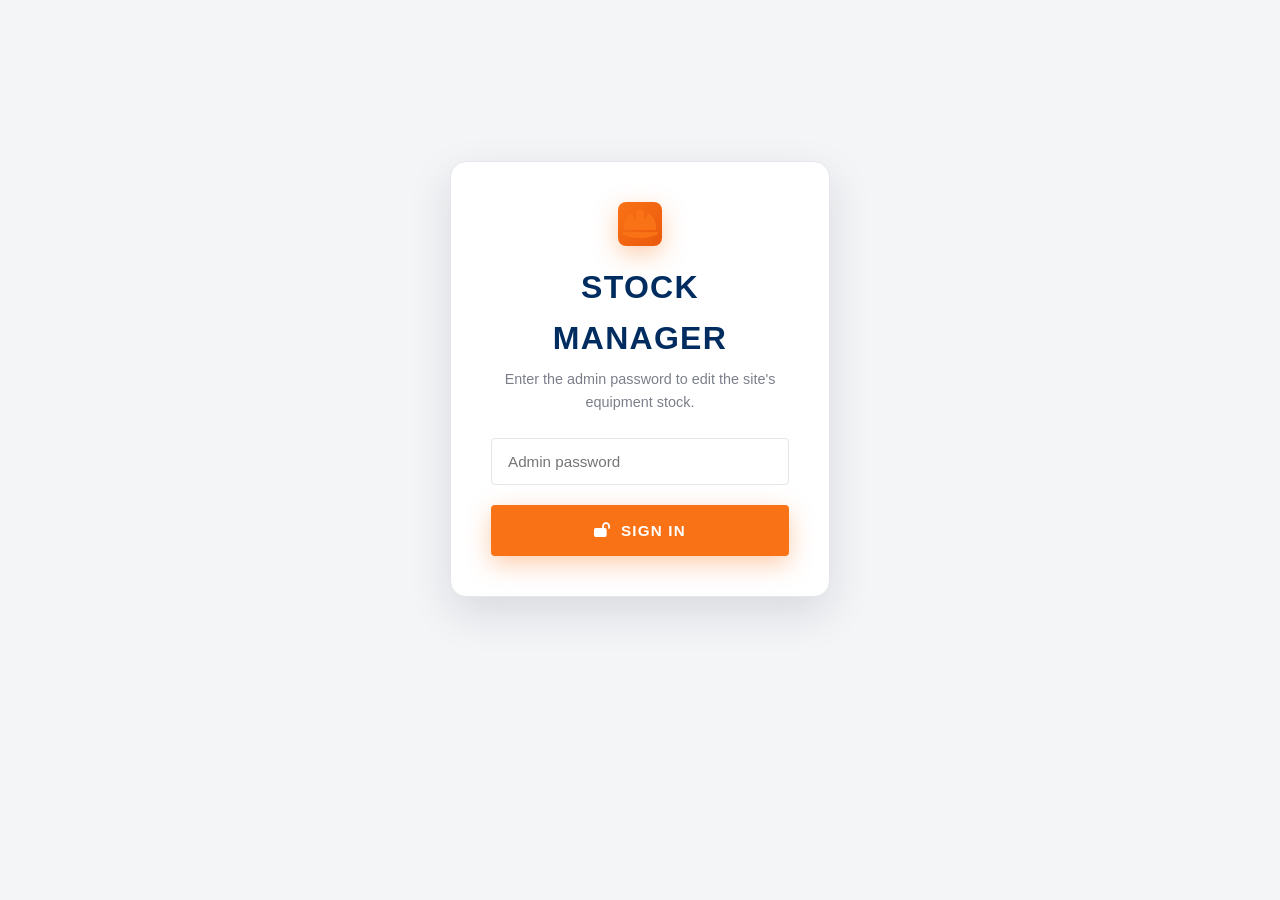
<file: admin.html>
<!DOCTYPE html>
<html lang="en">
<head>
    <meta charset="UTF-8">
    <meta http-equiv="Content-Security-Policy" content="default-src 'self'; base-uri 'self'; object-src 'none'; img-src 'self' data: https:; font-src 'self' data: https://cdnjs.cloudflare.com https://fonts.gstatic.com; style-src 'self' 'unsafe-inline' https://cdnjs.cloudflare.com https://fonts.googleapis.com; script-src 'self' 'unsafe-inline'; connect-src 'self'; frame-src https://calendly.com; form-action 'self'">
    <meta name="viewport" content="width=device-width, initial-scale=1.0">
    <meta name="robots" content="noindex,nofollow">
    <title>Stock Manager | Nicnel Plant & Equipment</title>
    <link rel="stylesheet" href="style.css">
    <link rel="stylesheet" href="https://cdnjs.cloudflare.com/ajax/libs/font-awesome/6.4.0/css/all.min.css">
    <link rel="preconnect" href="https://fonts.googleapis.com">
    <link rel="preconnect" href="https://fonts.gstatic.com" crossorigin>
    <link href="https://fonts.googleapis.com/css2?family=Oswald:wght@400;500;600;700&family=Inter:wght@300;400;500;600;700&display=swap" rel="stylesheet">
</head>
<body class="page-admin">

    <div class="admin-shell">

        <!-- ===== LOGIN ===== -->
        <div id="loginScreen">
            <div class="login-card">
                <span class="logo-mark"><i class="fas fa-helmet-safety"></i></span>
                <h1>Stock Manager</h1>
                <p class="form-sub">Enter the admin password to edit the site's equipment stock.</p>
                <div class="form-row">
                    <input type="password" id="adminPass" placeholder="Admin password" autocomplete="current-password">
                    <p class="admin-login-error" id="loginError" style="display:none"></p>
                </div>
                <button class="btn btn--primary btn--full" id="loginBtn" type="button"><i class="fas fa-lock-open"></i> Sign In</button>
            </div>
        </div>

        <!-- ===== EDITOR ===== -->
        <div id="editorScreen">
            <div class="admin-toolbar">
                <h1><i class="fas fa-truck"></i> Equipment Stock Editor</h1>
                <div class="actions">
                    <button class="btn btn--outline" type="button" id="addBtn"><i class="fas fa-plus"></i> Add Machine</button>
                    <button class="btn btn--primary" type="button" id="saveBtn"><i class="fas fa-save"></i> Save Changes</button>
                    <button class="btn btn--outline" type="button" id="logoutBtn"><i class="fas fa-sign-out-alt"></i> Logout</button>
                </div>
            </div>

            <p class="admin-hint">
                <i class="fas fa-info-circle"></i> Changes are saved to this browser and shown on the public
                <strong>Equipment</strong> page. Because the site runs on free, static hosting (no server/database),
                edits live on the computer/browser where they're made. To update stock everywhere, repeat the edits here
                on each device, or send the list to your developer to publish permanently.
            </p>

            <div class="admin-table-wrap">
                <table class="admin-table">
                    <thead>
                        <tr>
                            <th>Category</th>
                            <th>Status</th>
                            <th>Model</th>
                            <th>Specification</th>
                            <th>Photo</th>
                            <th>Note</th>
                            <th></th>
                        </tr>
                    </thead>
                    <tbody id="rows"></tbody>
                </table>
            </div>

            <div class="admin-bottom">
                <button class="btn btn--primary" type="button" id="saveBtn2"><i class="fas fa-save"></i> Save Changes</button>
                <span class="form-sub">Saving updates the public Equipment page in this browser.</span>
            </div>
        </div>

    </div>

    <script src="stock.js"></script>
    <script src="admin.js"></script>
</body>
</html>
</file>
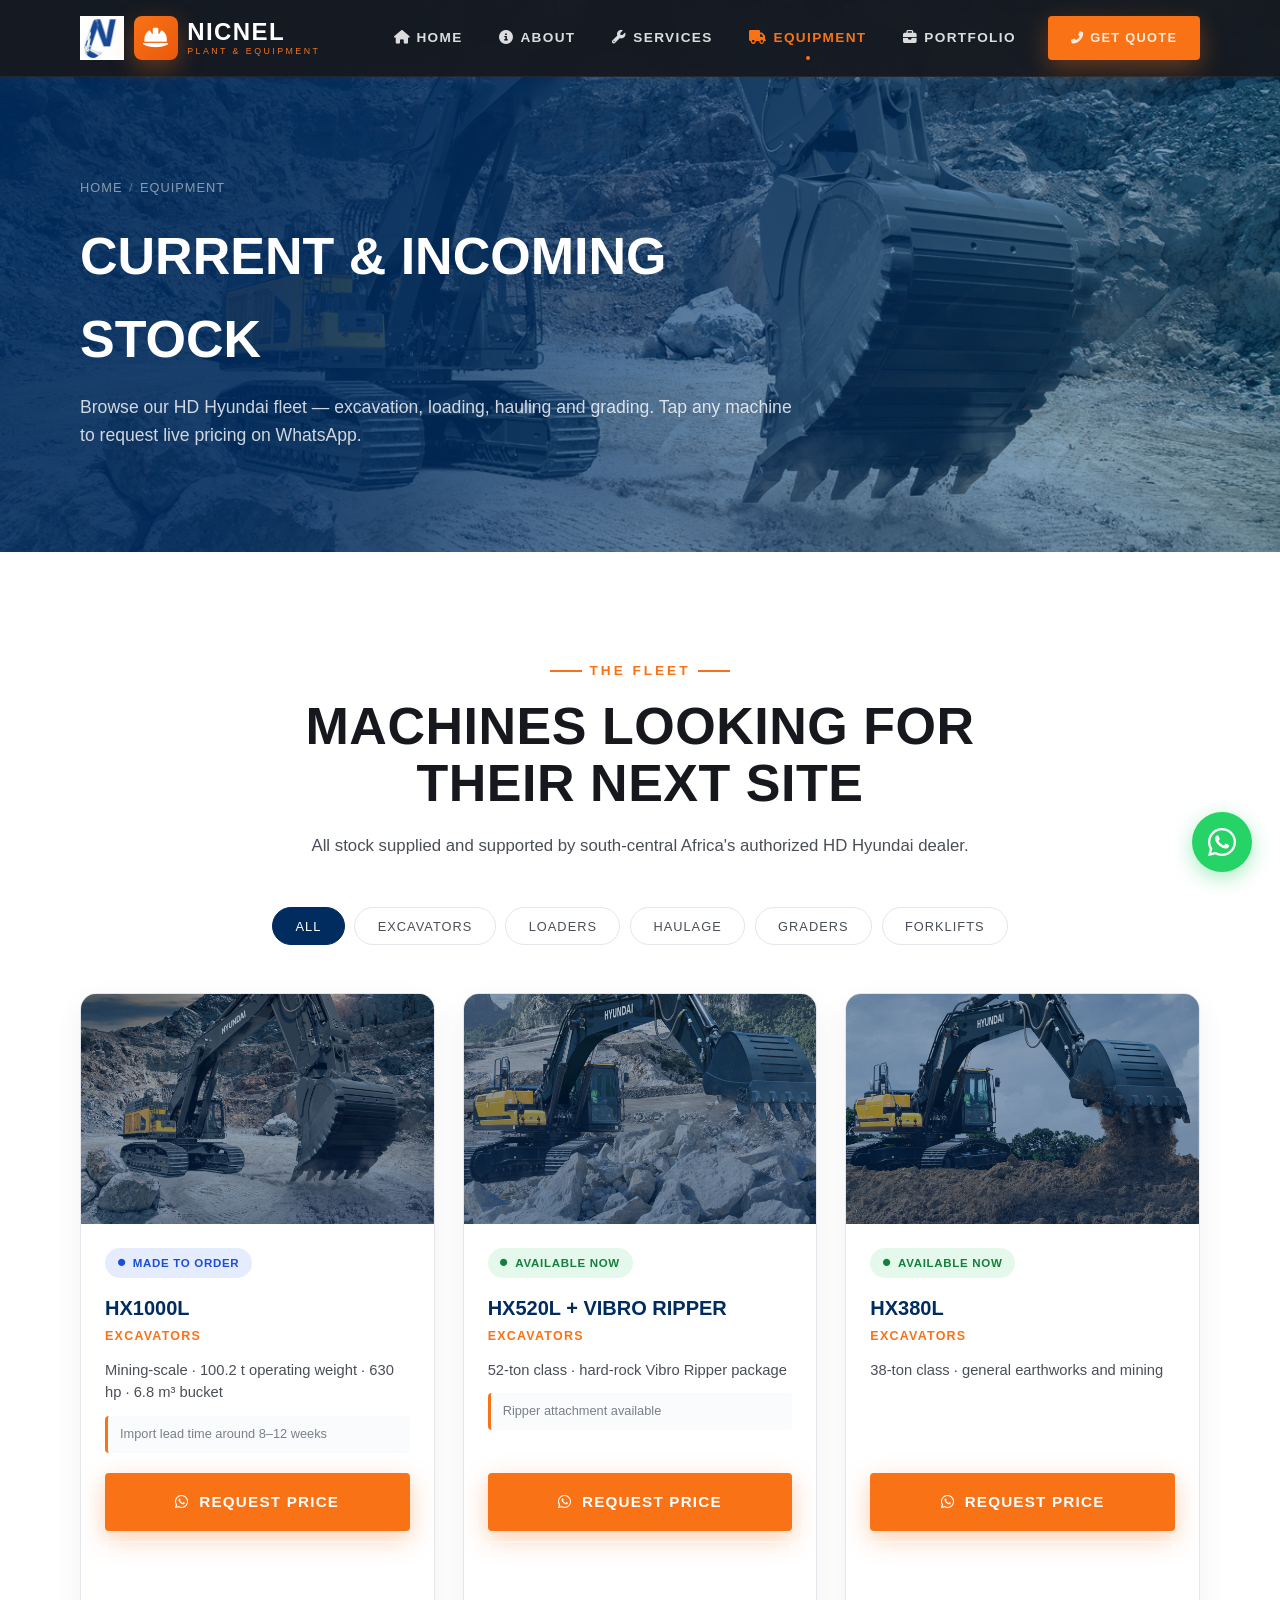
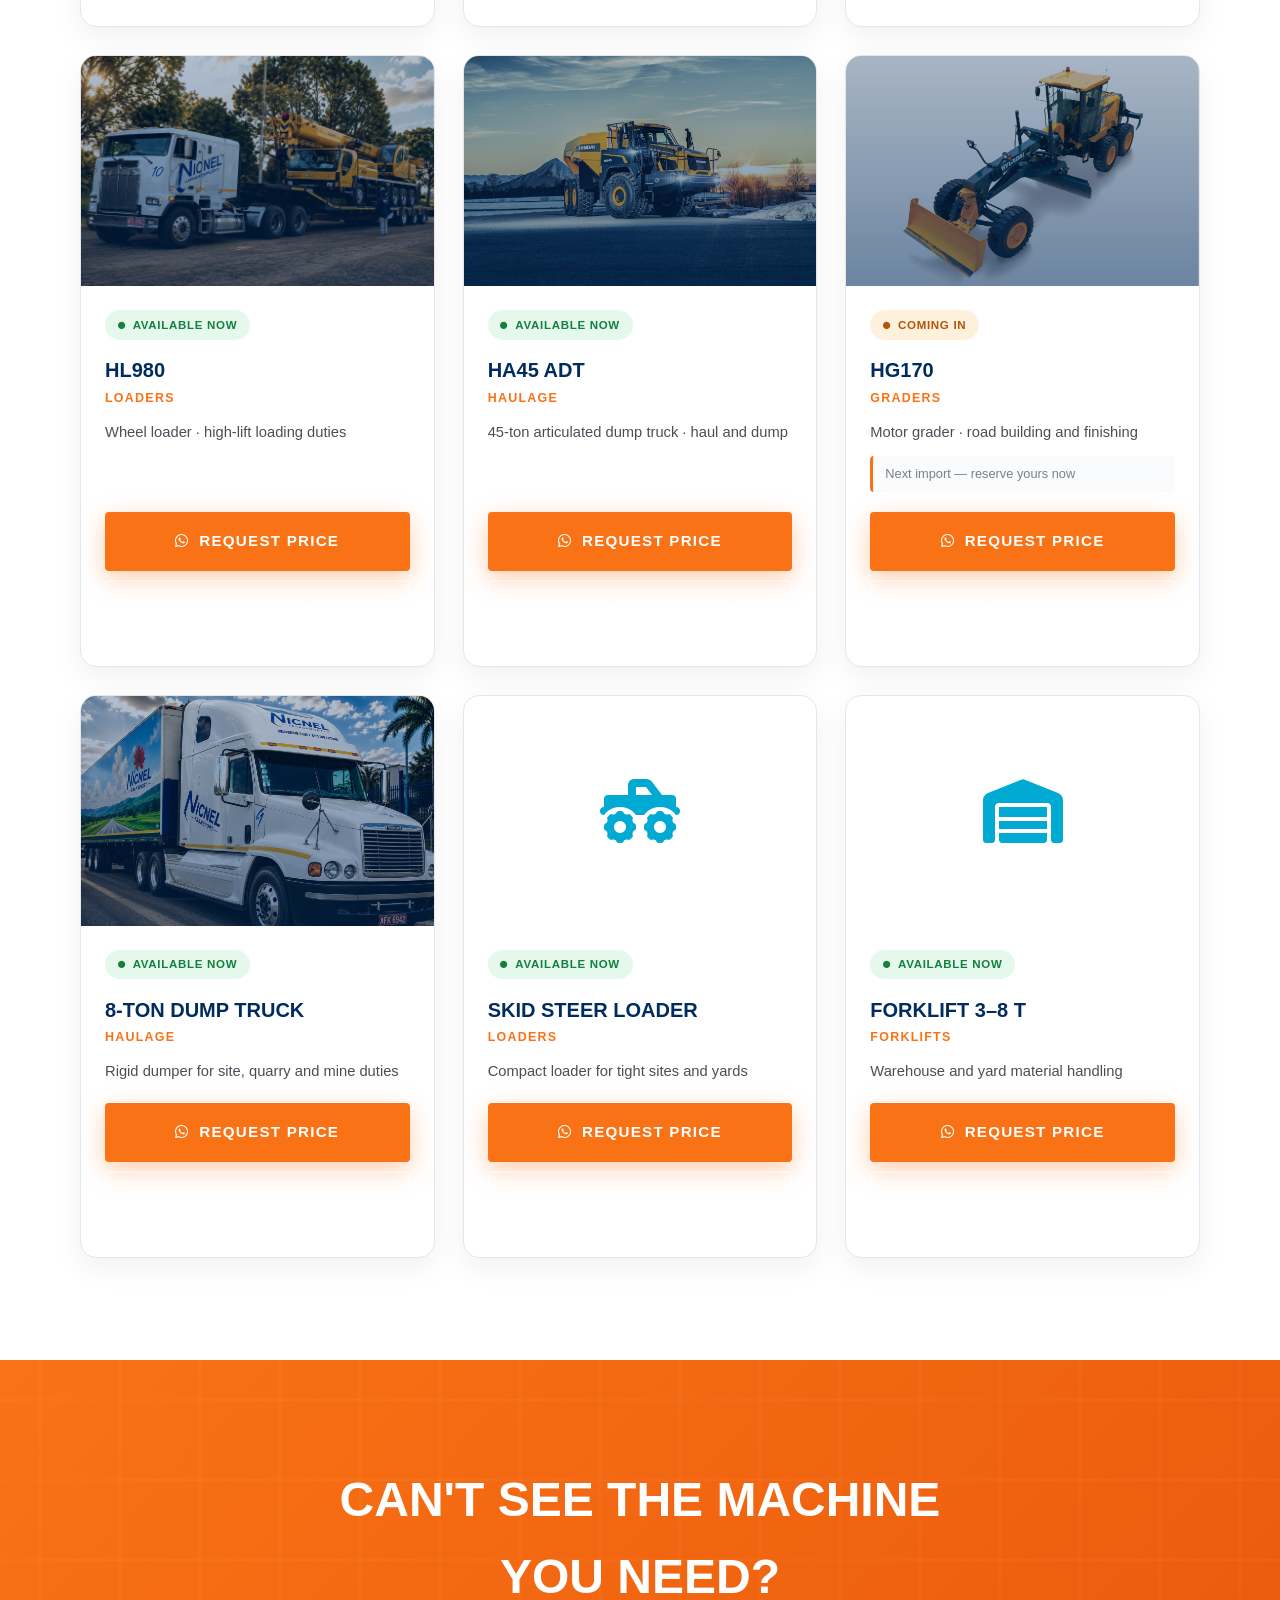
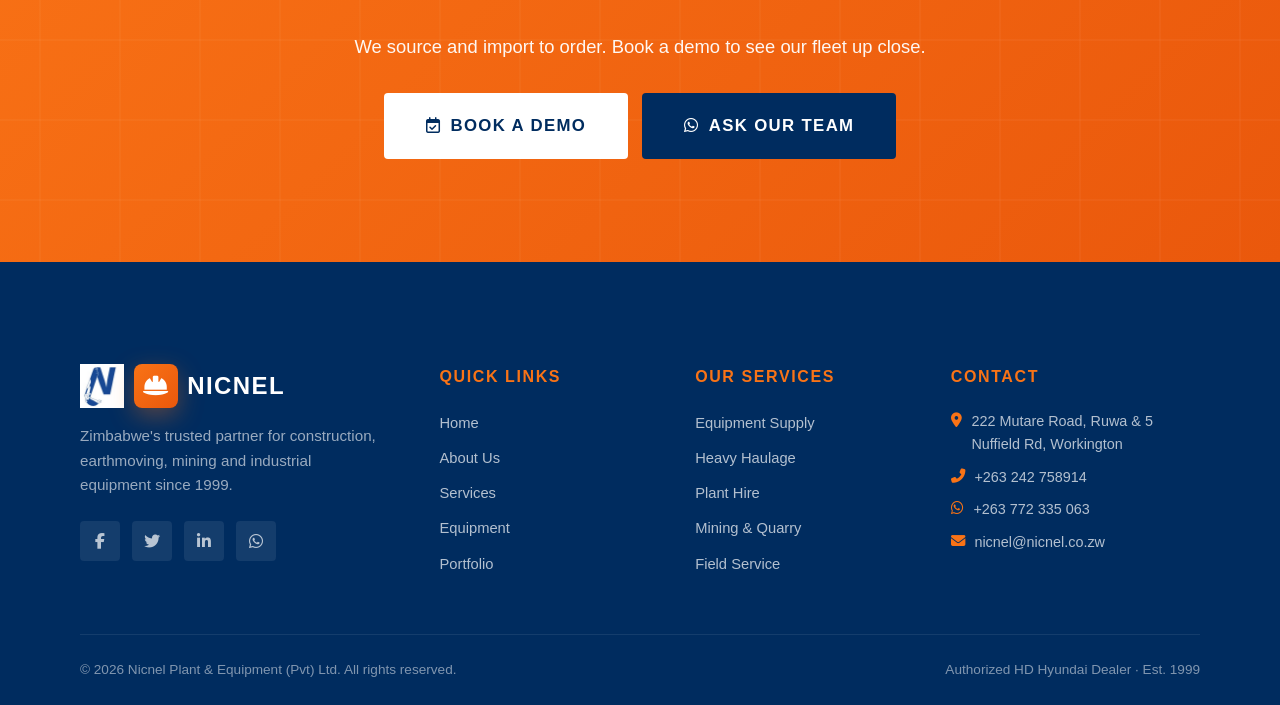
<file: equipment.html>
<!DOCTYPE html>
<html lang="en">
<head>
    <meta charset="UTF-8">
    <meta http-equiv="Content-Security-Policy" content="default-src 'self'; base-uri 'self'; object-src 'none'; img-src 'self' data: https:; font-src 'self' data: https://cdnjs.cloudflare.com https://fonts.gstatic.com; style-src 'self' 'unsafe-inline' https://cdnjs.cloudflare.com https://fonts.googleapis.com; script-src 'self' 'unsafe-inline'; connect-src 'self'; frame-src https://calendly.com; form-action 'self'">
    <meta name="viewport" content="width=device-width, initial-scale=1.0">
    <title>Equipment Stock | Nicnel Plant & Equipment | Authorized HD Hyundai Dealer</title>
    <meta name="description" content="Browse current and incoming stock at Nicnel Plant & Equipment — HD Hyundai excavators, wheel loaders, ADTs, graders, dump trucks and forklifts. Request pricing by WhatsApp.">
    <link rel="stylesheet" href="style.css">
    <link rel="stylesheet" href="https://cdnjs.cloudflare.com/ajax/libs/font-awesome/6.4.0/css/all.min.css">
    <link rel="preconnect" href="https://fonts.googleapis.com">
    <link rel="preconnect" href="https://fonts.gstatic.com" crossorigin>
    <link href="https://fonts.googleapis.com/css2?family=Oswald:wght@400;500;600;700&family=Inter:wght@300;400;500;600;700&display=swap" rel="stylesheet">
</head>
<body class="page-equipment">

    <!-- ===== HEADER ===== -->
    <header class="header" id="header">
        <nav class="navbar">
            <a href="index.html" class="logo">
                <img src="assets/logo.png" alt="Nicnel Plant &amp; Equipment" class="logo-img" onerror="this.style.display=&quot;none&quot;">
                <span class="logo-mark"><i class="fas fa-helmet-safety"></i></span>
                <span class="logo-word">NICNEL<small>Plant &amp; Equipment</small></span>
            </a>

            <ul class="nav-links" id="navLinks">
                <li><a href="index.html"><i class="fas fa-home"></i> Home</a></li>
                <li><a href="about.html"><i class="fas fa-info-circle"></i> About</a></li>
                <li><a href="services.html"><i class="fas fa-wrench"></i> Services</a></li>
                <li><a href="equipment.html" class="active"><i class="fas fa-truck"></i> Equipment</a></li>
                <li><a href="portfolio.html"><i class="fas fa-briefcase"></i> Portfolio</a></li>
                <li class="nav-cta"><a href="index.html#contact" class="btn btn--primary"><i class="fas fa-phone-alt"></i> Get Quote</a></li>
            </ul>

            <button class="hamburger" id="hamburger" aria-label="Toggle menu">
                <span></span>
                <span></span>
                <span></span>
            </button>
        </nav>
    </header>

    <!-- ===== PAGE HERO ===== -->
    <section class="page-hero">
        <div class="container">
            <div class="page-hero__content">
                <div class="breadcrumb reveal">
                    <a href="index.html">Home</a> <span class="sep">/</span> <span>Equipment</span>
                </div>
                <h1 class="reveal reveal--delay-1">Current &amp; Incoming Stock</h1>
                <p class="reveal reveal--delay-2">Browse our HD Hyundai fleet — excavation, loading, hauling and grading. Tap any machine to request live pricing on WhatsApp.</p>
            </div>
        </div>
    </section>

    <!-- ===== EQUIPMENT STOCK ===== -->
    <section class="section">
        <div class="container">
            <div class="section-head section-head--center">
                <span class="eyebrow eyebrow--center">The Fleet</span>
                <h2 class="display-title">Machines Looking for Their Next Site</h2>
                <p>All stock supplied and supported by south-central Africa's authorized HD Hyundai dealer.</p>
            </div>

            <div class="equip-filter-row" id="equipFilterRow"></div>
            <div class="equipment-grid" id="equipmentGrid"></div>
        </div>
    </section>

    <!-- ===== CTA ===== -->
    <section class="cta">
        <div class="container">
            <div class="cta__inner">
                <h2>Can't See the Machine You Need?</h2>
                <p>We source and import to order. Book a demo to see our fleet up close.</p>
                <div class="cta__actions">
                    <button type="button" class="btn btn--white btn--lg" data-open-booking><i class="far fa-calendar-check"></i> Book a Demo</button>
                    <a href="index.html#contact" class="btn btn--dark btn--lg"><i class="fab fa-whatsapp"></i> Ask Our Team</a>
                </div>
            </div>
        </div>
    </section>

    <!-- ===== FOOTER ===== -->
    <footer class="footer">
        <div class="container">
            <div class="footer__grid">
                <div class="footer__brand">
                    <a href="index.html" class="logo logo--footer">
                        <img src="assets/logo.png" alt="Nicnel Plant &amp; Equipment" class="logo-img" onerror="this.style.display=&quot;none&quot;">
                        <span class="logo-mark"><i class="fas fa-helmet-safety"></i></span>
                        <span class="logo-word">NICNEL</span>
                    </a>
                    <p>Zimbabwe's trusted partner for construction, earthmoving, mining and industrial equipment since 1999.</p>
                    <div class="social-links">
                        <a href="#" aria-label="Facebook"><i class="fab fa-facebook-f"></i></a>
                        <a href="#" aria-label="Twitter / X"><i class="fab fa-twitter"></i></a>
                        <a href="#" aria-label="LinkedIn"><i class="fab fa-linkedin-in"></i></a>
                        <a href="https://wa.me/263772335063" target="_blank" rel="noopener" aria-label="WhatsApp"><i class="fab fa-whatsapp"></i></a>
                    </div>
                </div>
                <div class="footer__col">
                    <h4>Quick Links</h4>
                    <ul>
                        <li><a href="index.html">Home</a></li>
                        <li><a href="about.html">About Us</a></li>
                        <li><a href="services.html">Services</a></li>
                        <li><a href="equipment.html">Equipment</a></li>
                        <li><a href="portfolio.html">Portfolio</a></li>
                    </ul>
                </div>
                <div class="footer__col">
                    <h4>Our Services</h4>
                    <ul>
                        <li><a href="services.html">Equipment Supply</a></li>
                        <li><a href="services.html">Heavy Haulage</a></li>
                        <li><a href="services.html">Plant Hire</a></li>
                        <li><a href="services.html">Mining &amp; Quarry</a></li>
                        <li><a href="services.html">Field Service</a></li>
                    </ul>
                </div>
                <div class="footer__col">
                    <h4>Contact</h4>
                    <ul class="footer__contact">
                        <li><i class="fas fa-map-marker-alt"></i> 222 Mutare Road, Ruwa &amp; 5 Nuffield Rd, Workington</li>
                        <li><i class="fas fa-phone-alt"></i> +263 242 758914</li>
                        <li><i class="fab fa-whatsapp"></i> +263 772 335 063</li>
                        <li><i class="fas fa-envelope"></i> nicnel@nicnel.co.zw</li>
                    </ul>
                </div>
            </div>
            <div class="footer__bottom">
                <p>&copy; 2026 Nicnel Plant &amp; Equipment (Pvt) Ltd. All rights reserved.</p>
                <p>Authorized HD Hyundai Dealer &middot; Est. 1999</p>
            </div>
        </div>
    </footer>

    <!-- WhatsApp Float -->
    <a href="https://wa.me/263772335063" class="whatsapp-float" target="_blank" rel="noopener" aria-label="Chat with Nicnel on WhatsApp">
        <i class="fab fa-whatsapp"></i>
    </a>

    <script src="stock.js"></script>
    <script src="script.js"></script>
    <script src="booking.js"></script>
    <script>
        NICNEL.initEquipment('equipmentGrid', 'equipFilterRow');
    </script>
</body>
</html>
</file>
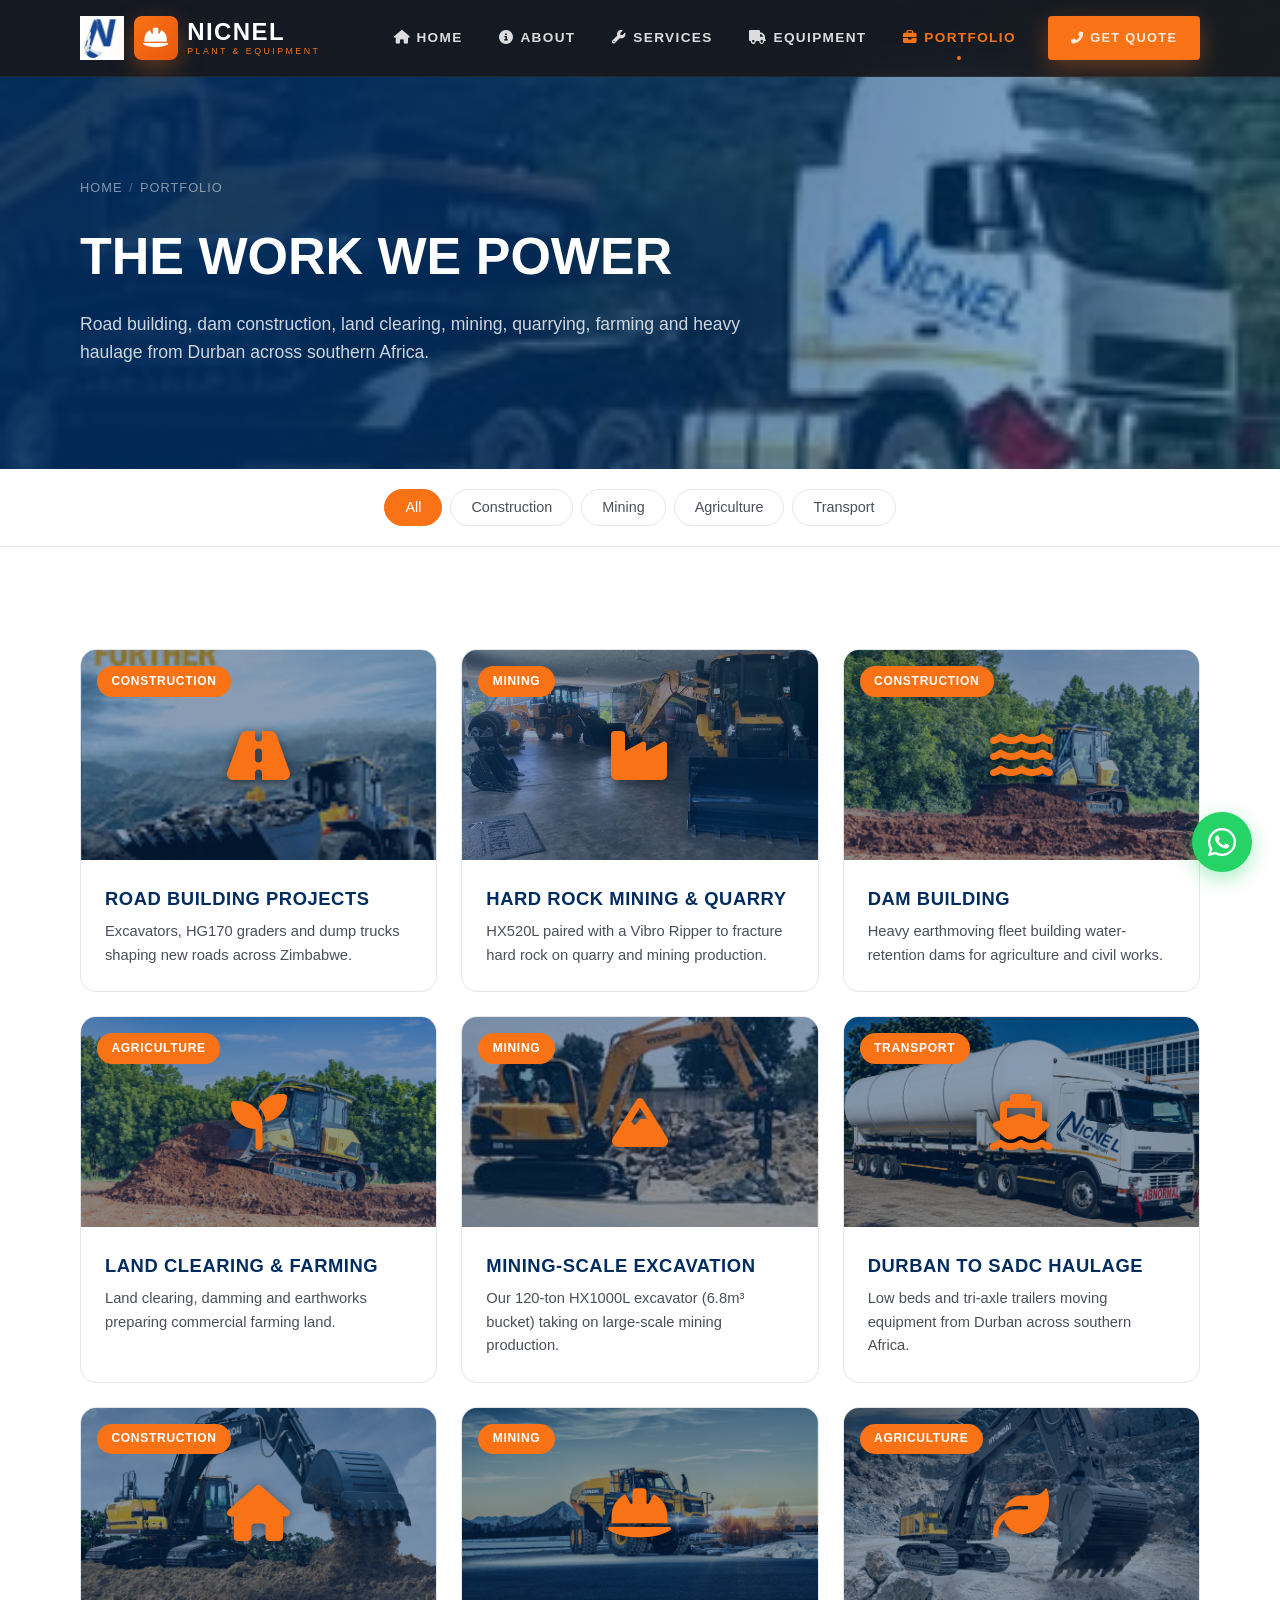
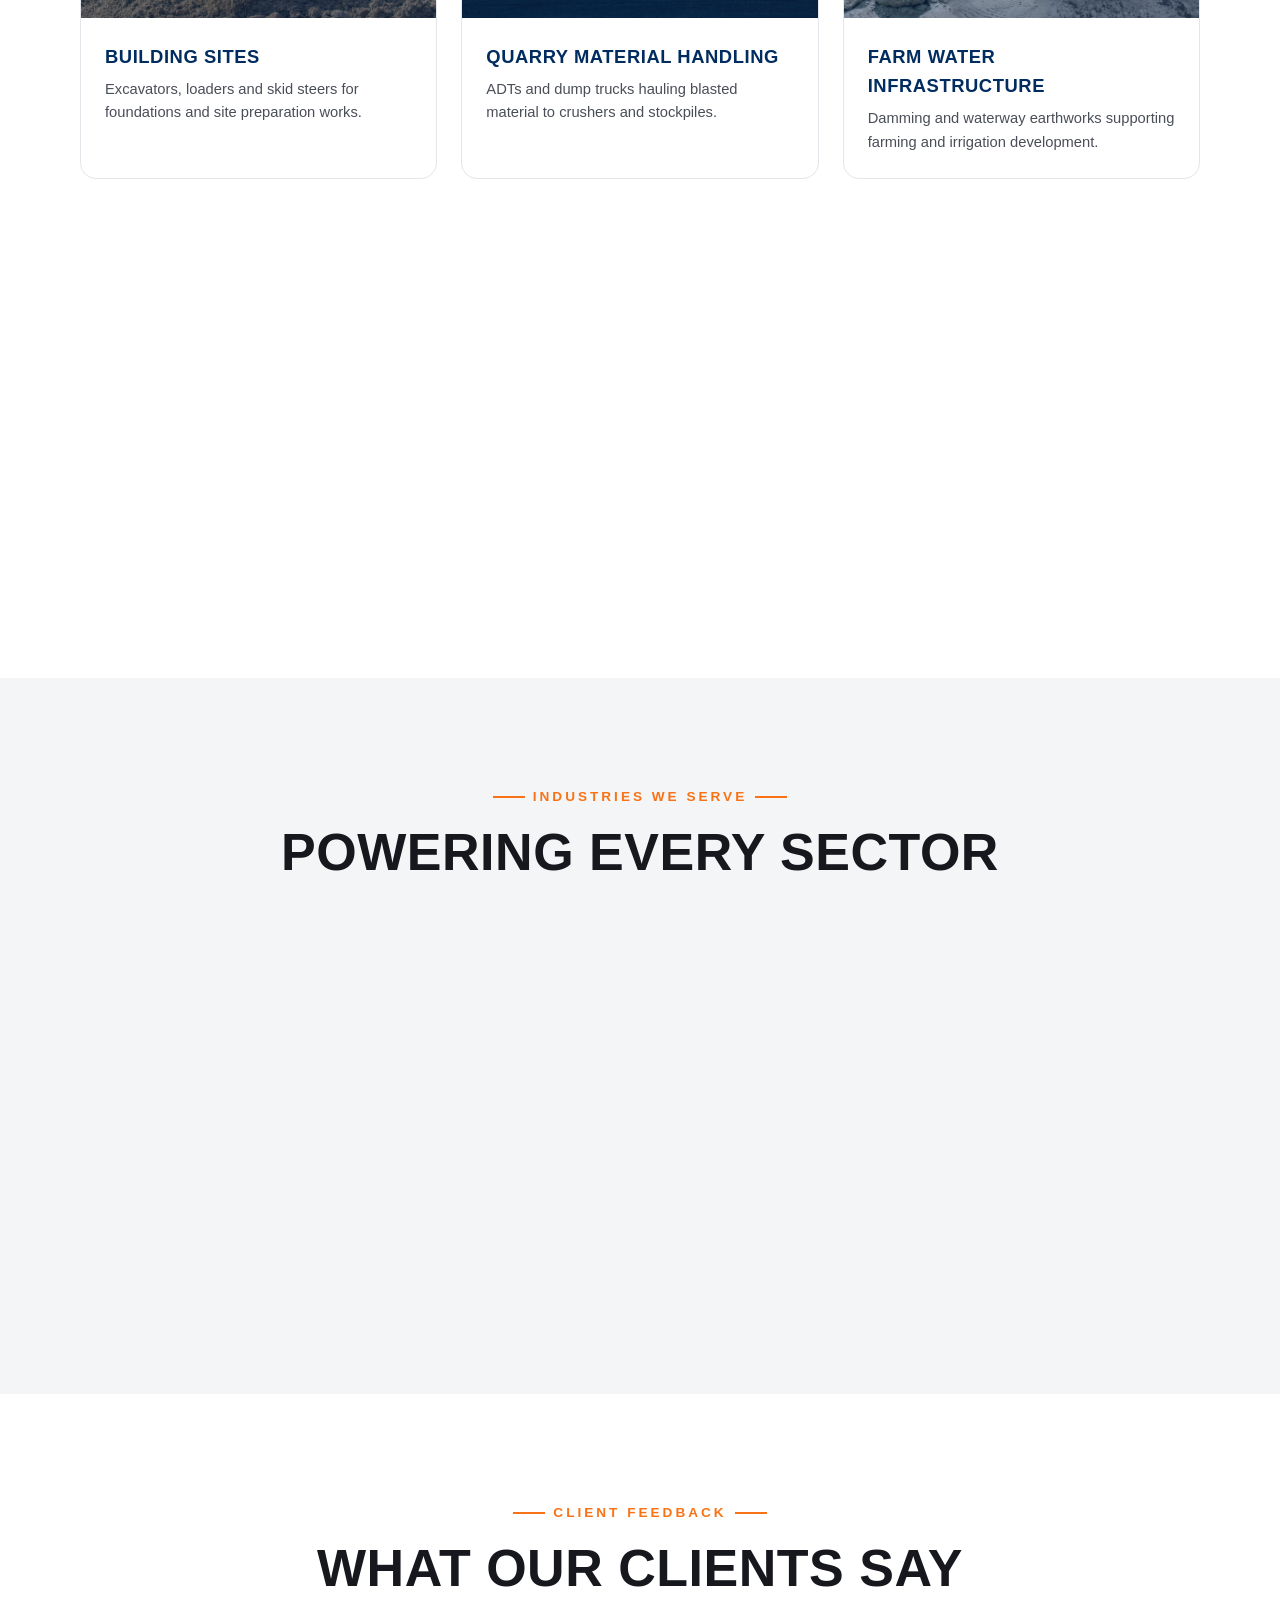
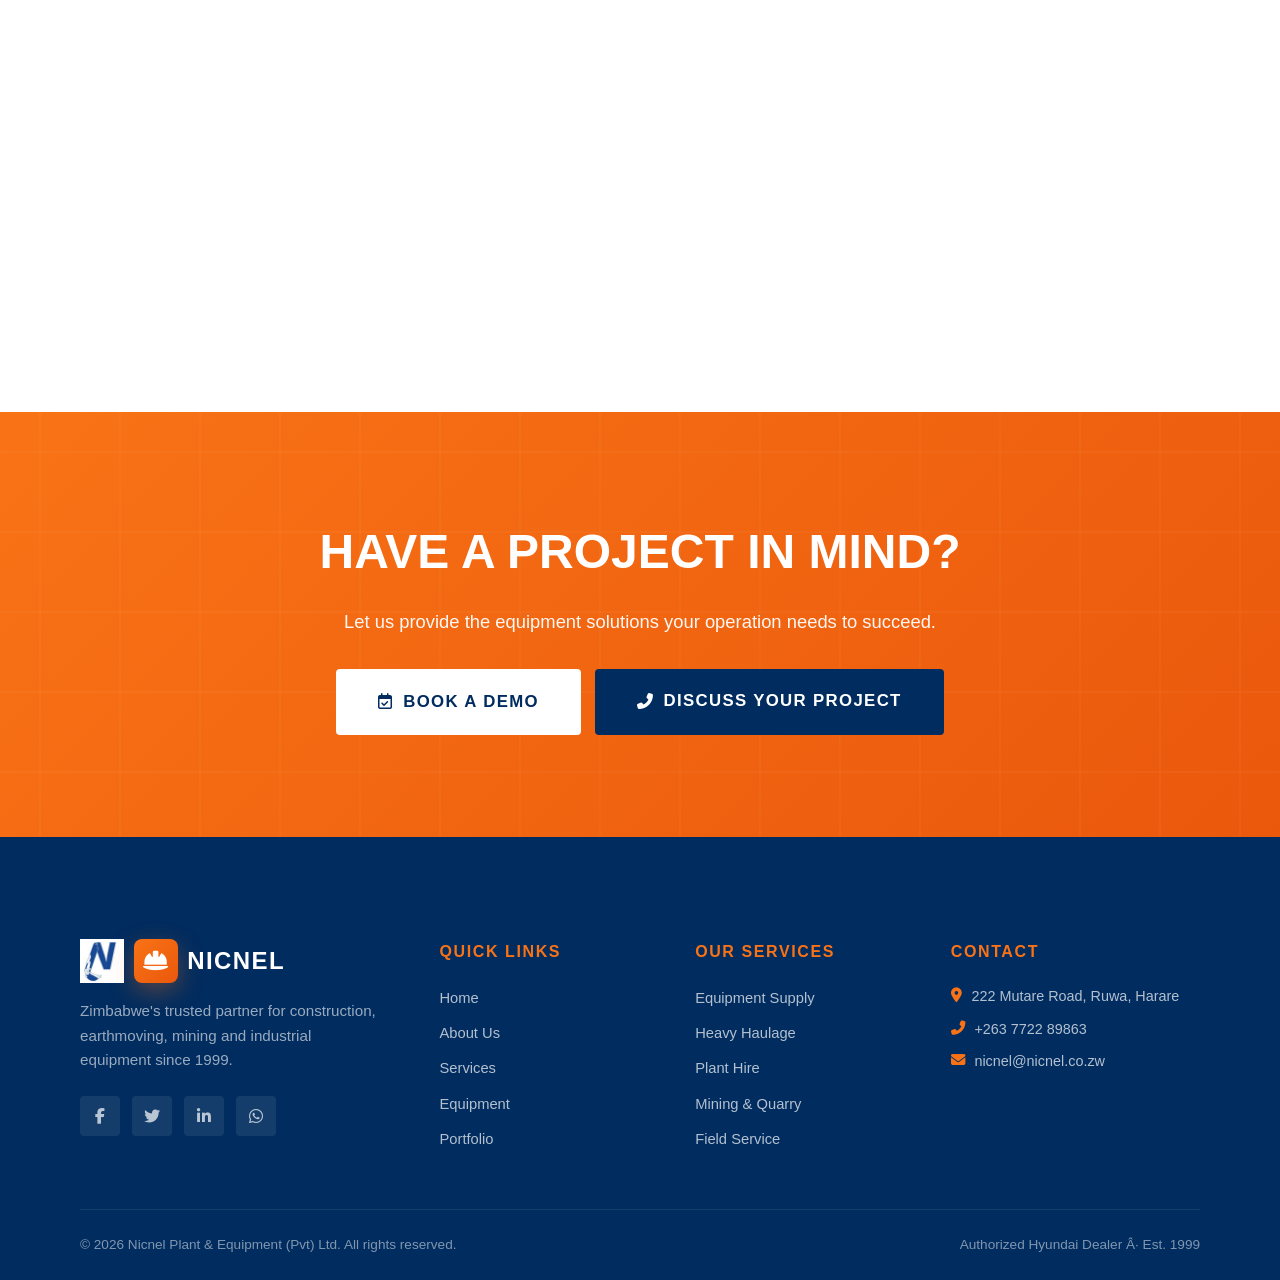
<file: portfolio.html>
<!DOCTYPE html>
<html lang="en">
<head>
    <meta charset="UTF-8">
    <meta http-equiv="Content-Security-Policy" content="default-src 'self'; base-uri 'self'; object-src 'none'; img-src 'self' data: https:; font-src 'self' data: https://cdnjs.cloudflare.com https://fonts.gstatic.com; style-src 'self' 'unsafe-inline' https://cdnjs.cloudflare.com https://fonts.googleapis.com; script-src 'self' 'unsafe-inline'; connect-src 'self'; frame-src https://calendly.com; form-action 'self'">
    <meta name="viewport" content="width=device-width, initial-scale=1.0">
    <title>Our Work | Nicnel Plant & Equipment | Projects & Applications</title>
    <meta name="description" content="See how Nicnel Plant & Equipment powers road building, dam construction, land clearing, mining and quarrying, farming and heavy haulage from Durban across southern Africa.">
    <link rel="stylesheet" href="style.css">
    <link rel="stylesheet" href="https://cdnjs.cloudflare.com/ajax/libs/font-awesome/6.4.0/css/all.min.css">
    <link rel="preconnect" href="https://fonts.googleapis.com">
    <link rel="preconnect" href="https://fonts.gstatic.com" crossorigin>
    <link href="https://fonts.googleapis.com/css2?family=Oswald:wght@400;500;600;700&family=Inter:wght@300;400;500;600;700&display=swap" rel="stylesheet">
</head>
<body class="page-portfolio">

    <!-- ===== HEADER ===== -->
    <header class="header" id="header">
        <nav class="navbar">
            <a href="index.html" class="logo">
                <img src="assets/logo.png" alt="Nicnel Plant &amp; Equipment" class="logo-img" onerror="this.style.display=&quot;none&quot;">
                <span class="logo-mark"><i class="fas fa-helmet-safety"></i></span>
                <span class="logo-word">NICNEL<small>Plant &amp; Equipment</small></span>
            </a>

<ul class="nav-links" id="navLinks">
                <li><a href="index.html"><i class="fas fa-home"></i> Home</a></li>
                <li><a href="about.html"><i class="fas fa-info-circle"></i> About</a></li>
                <li><a href="services.html"><i class="fas fa-wrench"></i> Services</a></li>
                <li><a href="equipment.html"><i class="fas fa-truck"></i> Equipment</a></li>
                <li><a href="portfolio.html" class="active"><i class="fas fa-briefcase"></i> Portfolio</a></li>
                <li class="nav-cta"><a href="index.html#contact" class="btn btn--primary"><i class="fas fa-phone-alt"></i> Get Quote</a></li>
            </ul>

            <button class="hamburger" id="hamburger" aria-label="Toggle menu">
                <span></span>
                <span></span>
                <span></span>
            </button>
        </nav>
    </header>

    <!-- ===== PAGE HERO ===== -->
    <section class="page-hero">
        <div class="container">
            <div class="page-hero__content">
                <div class="breadcrumb reveal">
                    <a href="index.html">Home</a> <span class="sep">/</span> <span>Portfolio</span>
                </div>
                <h1 class="reveal reveal--delay-1">The Work We Power</h1>
                <p class="reveal reveal--delay-2">Road building, dam construction, land clearing, mining, quarrying, farming and heavy haulage from Durban across southern Africa.</p>
            </div>
        </div>
    </section>

    <!-- ===== FILTER ===== -->
    <div class="filter-bar">
        <div class="container">
            <div class="filter-bar__inner">
                <button class="filter-btn active" data-filter="all">All</button>
                <button class="filter-btn" data-filter="construction">Construction</button>
                <button class="filter-btn" data-filter="mining">Mining</button>
                <button class="filter-btn" data-filter="agriculture">Agriculture</button>
                <button class="filter-btn" data-filter="transport">Transport</button>
            </div>
        </div>
    </div>

    <!-- ===== PORTFOLIO GRID ===== -->
    <section class="section">
        <div class="container">
            <div class="portfolio__grid" id="portfolioGrid">

                <article class="project-card reveal" data-category="construction">
                    <div class="project-card__media">
                        <span class="project-card__tag">Construction</span>
                        <i class="fas fa-road"></i>
                    </div>
                    <div class="project-card__body">
                        <h3>Road Building Projects</h3>
                        <p>Excavators, HG170 graders and dump trucks shaping new roads across Zimbabwe.</p>
                    </div>
                </article>

                <article class="project-card reveal reveal--delay-1" data-category="mining">
                    <div class="project-card__media">
                        <span class="project-card__tag">Mining</span>
                        <i class="fas fa-industry"></i>
                    </div>
                    <div class="project-card__body">
                        <h3>Hard Rock Mining &amp; Quarry</h3>
                        <p>HX520L paired with a Vibro Ripper to fracture hard rock on quarry and mining production.</p>
                    </div>
                </article>

                <article class="project-card reveal reveal--delay-2" data-category="construction">
                    <div class="project-card__media">
                        <span class="project-card__tag">Construction</span>
                        <i class="fas fa-water"></i>
                    </div>
                    <div class="project-card__body">
                        <h3>Dam Building</h3>
                        <p>Heavy earthmoving fleet building water-retention dams for agriculture and civil works.</p>
                    </div>
                </article>

                <article class="project-card reveal" data-category="agriculture">
                    <div class="project-card__media">
                        <span class="project-card__tag">Agriculture</span>
                        <i class="fas fa-seedling"></i>
                    </div>
                    <div class="project-card__body">
                        <h3>Land Clearing &amp; Farming</h3>
                        <p>Land clearing, damming and earthworks preparing commercial farming land.</p>
                    </div>
                </article>

                <article class="project-card reveal reveal--delay-1" data-category="mining">
                    <div class="project-card__media">
                        <span class="project-card__tag">Mining</span>
                        <i class="fas fa-mountain"></i>
                    </div>
                    <div class="project-card__body">
                        <h3>Mining-Scale Excavation</h3>
                        <p>Our 120-ton HX1000L excavator (6.8m³ bucket) taking on large-scale mining production.</p>
                    </div>
                </article>

                <article class="project-card reveal reveal--delay-2" data-category="transport">
                    <div class="project-card__media">
                        <span class="project-card__tag">Transport</span>
                        <i class="fas fa-ship"></i>
                    </div>
                    <div class="project-card__body">
                        <h3>Durban to SADC Haulage</h3>
                        <p>Low beds and tri-axle trailers moving equipment from Durban across southern Africa.</p>
                    </div>
                </article>

                <article class="project-card reveal" data-category="construction">
                    <div class="project-card__media">
                        <span class="project-card__tag">Construction</span>
                        <i class="fas fa-home"></i>
                    </div>
                    <div class="project-card__body">
                        <h3>Building Sites</h3>
                        <p>Excavators, loaders and skid steers for foundations and site preparation works.</p>
                    </div>
                </article>

                <article class="project-card reveal reveal--delay-1" data-category="mining">
                    <div class="project-card__media">
                        <span class="project-card__tag">Mining</span>
                        <i class="fas fa-hard-hat"></i>
                    </div>
                    <div class="project-card__body">
                        <h3>Quarry Material Handling</h3>
                        <p>ADTs and dump trucks hauling blasted material to crushers and stockpiles.</p>
                    </div>
                </article>

                <article class="project-card reveal reveal--delay-2" data-category="agriculture">
                    <div class="project-card__media">
                        <span class="project-card__tag">Agriculture</span>
                        <i class="fas fa-leaf"></i>
                    </div>
                    <div class="project-card__body">
                        <h3>Farm Water Infrastructure</h3>
                        <p>Damming and waterway earthworks supporting farming and irrigation development.</p>
                    </div>
                </article>

                <article class="project-card reveal" data-category="construction">
                    <div class="project-card__media">
                        <span class="project-card__tag">Construction</span>
                        <i class="fas fa-bridge"></i>
                    </div>
                    <div class="project-card__body">
                        <h3>Civil Infrastructure</h3>
                        <p>Grader and excavator fleets preparing ground for roads, bridges and utilities.</p>
                    </div>
                </article>

                <article class="project-card reveal reveal--delay-1" data-category="transport">
                    <div class="project-card__media">
                        <span class="project-card__tag">Transport</span>
                        <i class="fas fa-truck-loading"></i>
                    </div>
                    <div class="project-card__body">
                        <h3>Heavy Equipment Delivery</h3>
                        <p>Loading, offloading and secure cross-border delivery to your project timeframe.</p>
                    </div>
                </article>

                <article class="project-card reveal reveal--delay-2" data-category="mining">
                    <div class="project-card__media">
                        <span class="project-card__tag">Mining</span>
                        <i class="fas fa-gem"></i>
                    </div>
                    <div class="project-card__body">
                        <h3>Material Ripping &amp; Breaking</h3>
                        <p>Vibro Rippers and breakers handling hard rock across mining and quarry sites.</p>
                    </div>
                </article>

            </div>
        </div>
    </section>

    <!-- ===== INDUSTRIES ===== -->
    <section class="section--steel section">
        <div class="container">
            <div class="section-head section-head--center">
                <span class="eyebrow eyebrow--center">Industries We Serve</span>
                <h2 class="display-title">Powering Every Sector</h2>
            </div>
            <div class="industries__grid">
                <div class="industry-item reveal">
                    <i class="fas fa-road"></i>
                    <h4>Road Building</h4>
                    <p>Highways &amp; Rural Roads</p>
                </div>
                <div class="industry-item reveal reveal--delay-1">
                    <i class="fas fa-industry"></i>
                    <h4>Mining &amp; Quarry</h4>
                    <p>Excavation, Ripping &amp; Haulage</p>
                </div>
                <div class="industry-item reveal reveal--delay-2">
                    <i class="fas fa-water"></i>
                    <h4>Dam Building</h4>
                    <p>Water Retention &amp; Irrigation</p>
                </div>
                <div class="industry-item reveal reveal--delay-3">
                    <i class="fas fa-seedling"></i>
                    <h4>Farming</h4>
                    <p>Land Clearing &amp; Earthworks</p>
                </div>
                <div class="industry-item reveal">
                    <i class="fas fa-building"></i>
                    <h4>Building Sites</h4>
                    <p>Foundations &amp; Site Prep</p>
                </div>
                <div class="industry-item reveal reveal--delay-1">
                    <i class="fas fa-ship"></i>
                    <h4>Heavy Haulage</h4>
                    <p>Durban to Southern Africa</p>
                </div>
            </div>
        </div>
    </section>

    <!-- ===== TESTIMONIALS ===== -->
    <section class="section">
        <div class="container">
            <div class="section-head section-head--center">
                <span class="eyebrow eyebrow--center">Client Feedback</span>
                <h2 class="display-title">What Our Clients Say</h2>
            </div>
            <div class="testimonials__grid">
                <div class="testimonial-card reveal">
                    <blockquote>"Nicnel has been our trusted equipment supplier for over 10 years. Their Hyundai excavators have performed flawlessly in our mining operations."</blockquote>
                    <div class="testimonial-card__author">
                        <i class="fas fa-user"></i>
                        <div>
                            <h5>Operations Manager</h5>
                            <span>Platinum Mining Company</span>
                        </div>
                    </div>
                </div>
                <div class="testimonial-card reveal reveal--delay-1">
                    <blockquote>"Excellent transport services. They delivered our heavy equipment to a remote site on time and without a single issue."</blockquote>
                    <div class="testimonial-card__author">
                        <i class="fas fa-user"></i>
                        <div>
                            <h5>Project Manager</h5>
                            <span>Construction Firm</span>
                        </div>
                    </div>
                </div>
                <div class="testimonial-card reveal reveal--delay-2">
                    <blockquote>"The after-sales support is outstanding. Their maintenance team keeps our equipment running efficiently all year round."</blockquote>
                    <div class="testimonial-card__author">
                        <i class="fas fa-user"></i>
                        <div>
                            <h5>Farm Owner</h5>
                            <span>Commercial Agriculture</span>
                        </div>
                    </div>
                </div>
            </div>
        </div>
    </section>

    <!-- ===== CTA ===== -->
    <section class="cta">
        <div class="container">
<div class="cta__inner">
                <h2>Have a Project in Mind?</h2>
                <p>Let us provide the equipment solutions your operation needs to succeed.</p>
                <div class="cta__actions">
                    <button type="button" class="btn btn--white btn--lg" data-open-booking><i class="far fa-calendar-check"></i> Book a Demo</button>
                    <a href="index.html#contact" class="btn btn--dark btn--lg"><i class="fas fa-phone-alt"></i> Discuss Your Project</a>
                </div>
            </div>
        </div>
    </section>

    <!-- ===== FOOTER ===== -->
    <footer class="footer">
        <div class="container">
            <div class="footer__grid">
                <div class="footer__brand">
                    <a href="index.html" class="logo logo--footer">
                        <img src="assets/logo.png" alt="Nicnel Plant &amp; Equipment" class="logo-img" onerror="this.style.display=&quot;none&quot;">
                        <span class="logo-mark"><i class="fas fa-helmet-safety"></i></span>
                        <span class="logo-word">NICNEL</span>
                    </a>
                    <p>Zimbabwe's trusted partner for construction, earthmoving, mining and industrial equipment since 1999.</p>
                    <div class="social-links">
                        <a href="#" aria-label="Facebook"><i class="fab fa-facebook-f"></i></a>
                        <a href="#" aria-label="Twitter / X"><i class="fab fa-twitter"></i></a>
<a href="#" aria-label="LinkedIn"><i class="fab fa-linkedin-in"></i></a>
                        <a href="https://wa.me/263772335063" target="_blank" rel="noopener" aria-label="WhatsApp"><i class="fab fa-whatsapp"></i></a>
                    </div>
                </div>
                <div class="footer__col">
                    <h4>Quick Links</h4>
                    <ul>
                        <li><a href="index.html">Home</a></li>
                        <li><a href="about.html">About Us</a></li>
                        <li><a href="services.html">Services</a></li>
                        <li><a href="equipment.html">Equipment</a></li>
                        <li><a href="portfolio.html">Portfolio</a></li>
                    </ul>
                </div>
                <div class="footer__col">
                    <h4>Our Services</h4>
                    <ul>
                        <li><a href="services.html">Equipment Supply</a></li>
                        <li><a href="services.html">Heavy Haulage</a></li>
                        <li><a href="services.html">Plant Hire</a></li>
                        <li><a href="services.html">Mining &amp; Quarry</a></li>
                        <li><a href="services.html">Field Service</a></li>
                    </ul>
                </div>
                <div class="footer__col">
                    <h4>Contact</h4>
                    <ul class="footer__contact">
                        <li><i class="fas fa-map-marker-alt"></i> 222 Mutare Road, Ruwa, Harare</li>
                        <li><i class="fas fa-phone-alt"></i> +263 7722 89863</li>
                        <li><i class="fas fa-envelope"></i> nicnel@nicnel.co.zw</li>
                    </ul>
                </div>
            </div>
            <div class="footer__bottom">
                <p>&copy; 2026 Nicnel Plant &amp; Equipment (Pvt) Ltd. All rights reserved.</p>
                <p>Authorized Hyundai Dealer Â· Est. 1999</p>
            </div>
        </div>
    </footer>

    <!-- WhatsApp Float -->
    <a href="https://wa.me/263772335063" class="whatsapp-float" target="_blank" rel="noopener" aria-label="Chat with Nicnel on WhatsApp">
        <i class="fab fa-whatsapp"></i>
    </a>

<script src="script.js"></script>
    <script src="booking.js"></script>
</body>
</html>
</file>
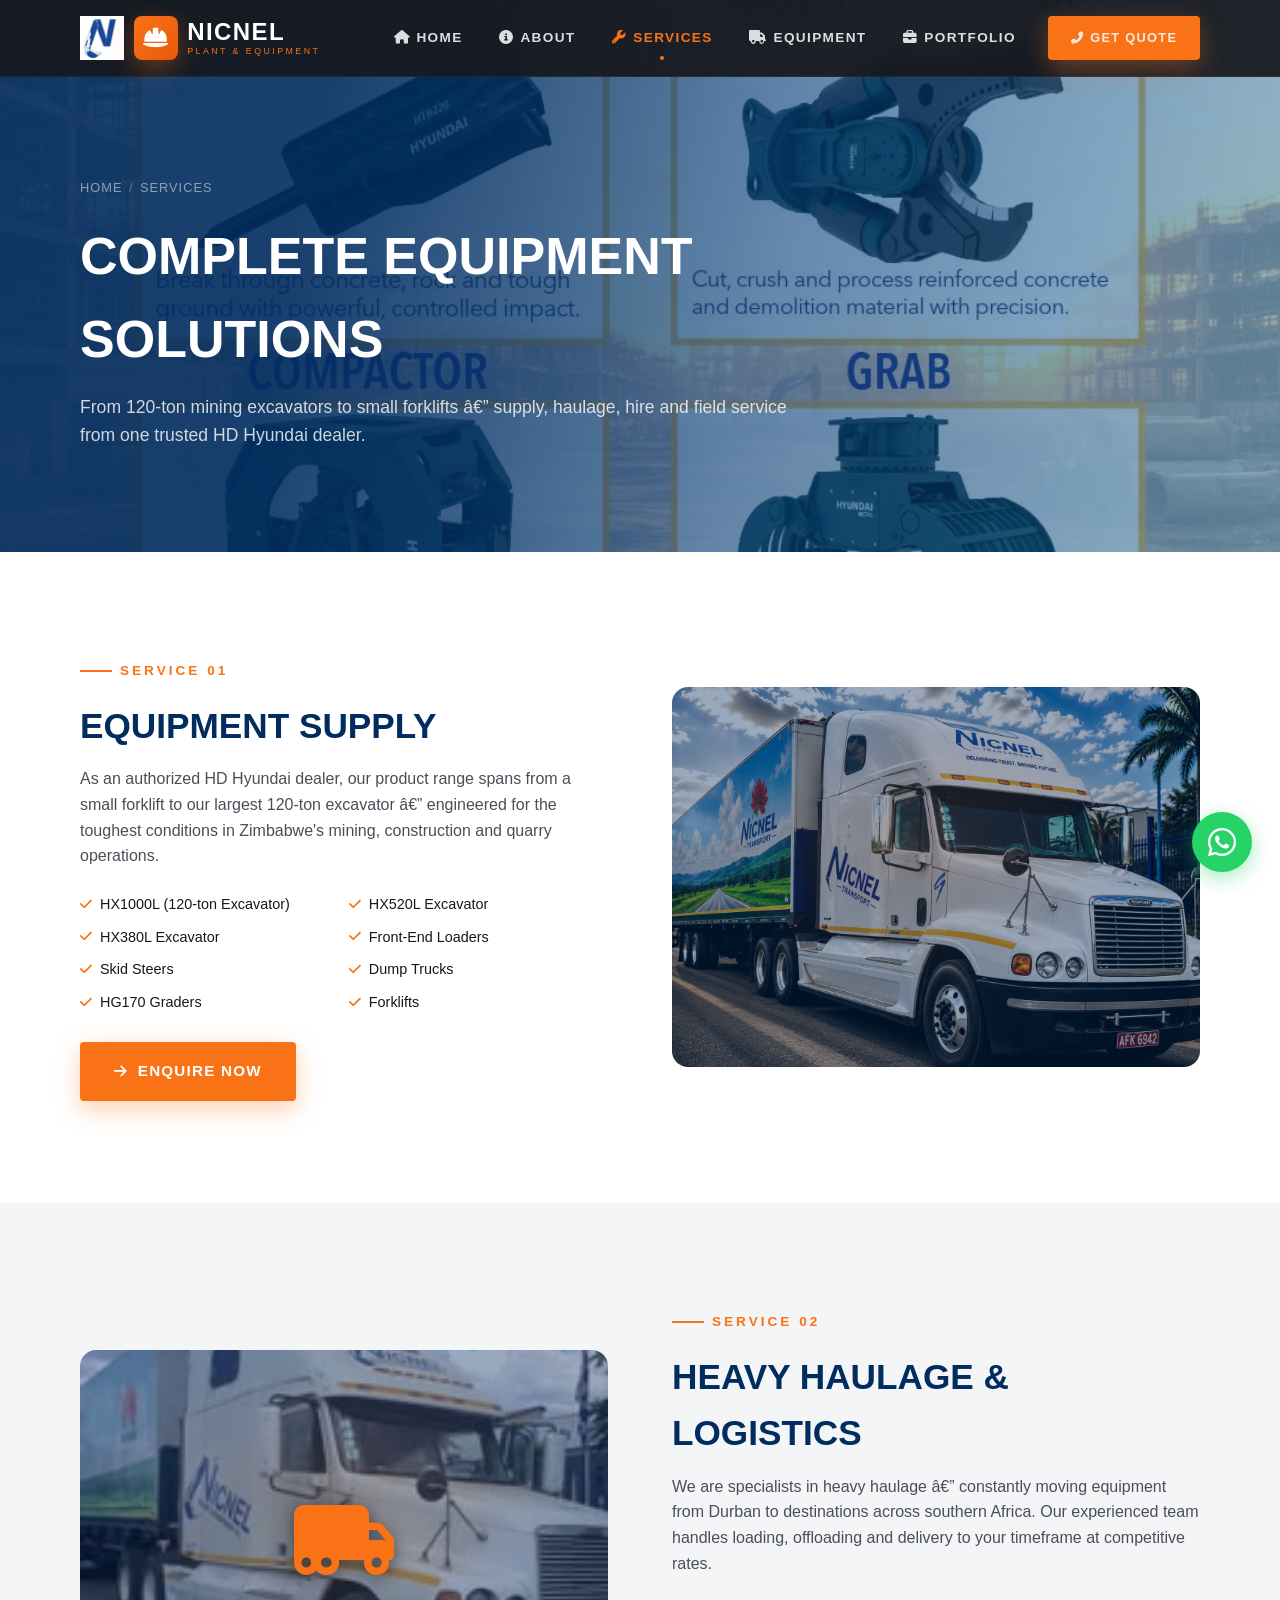
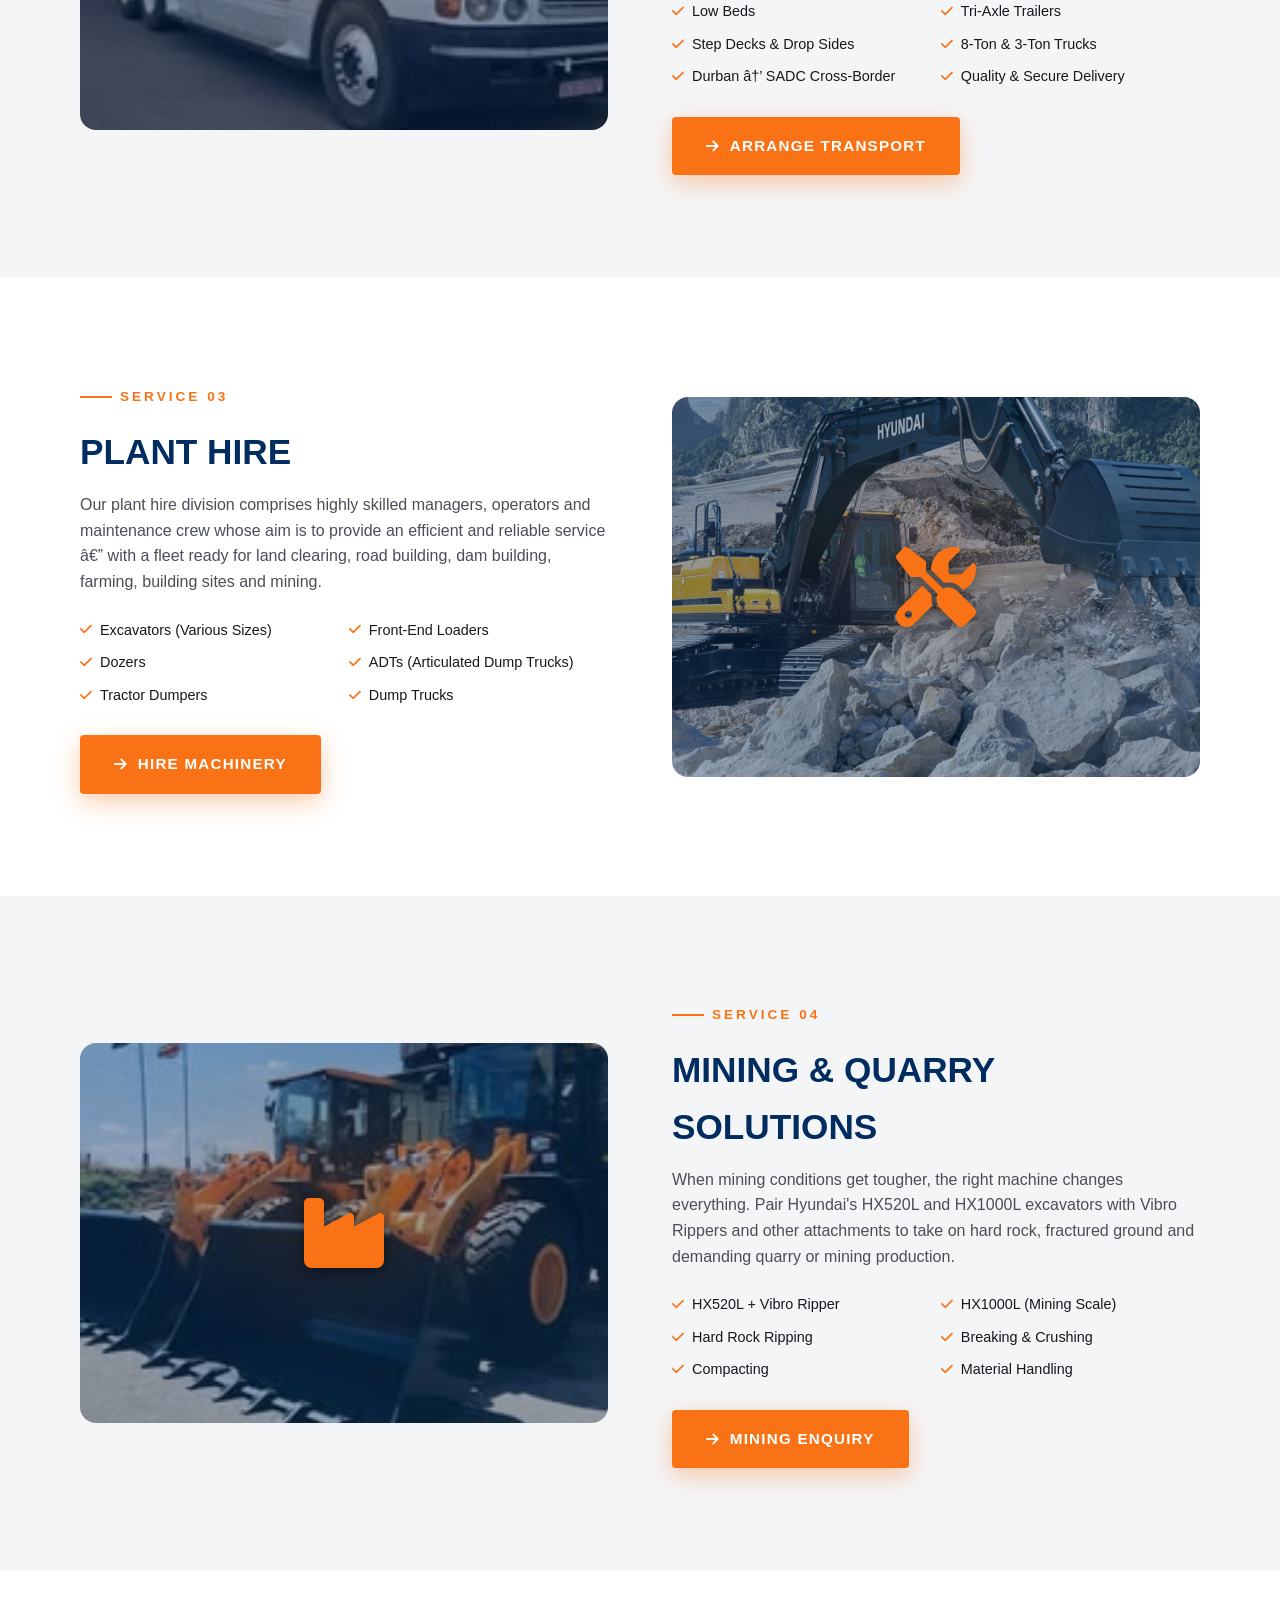
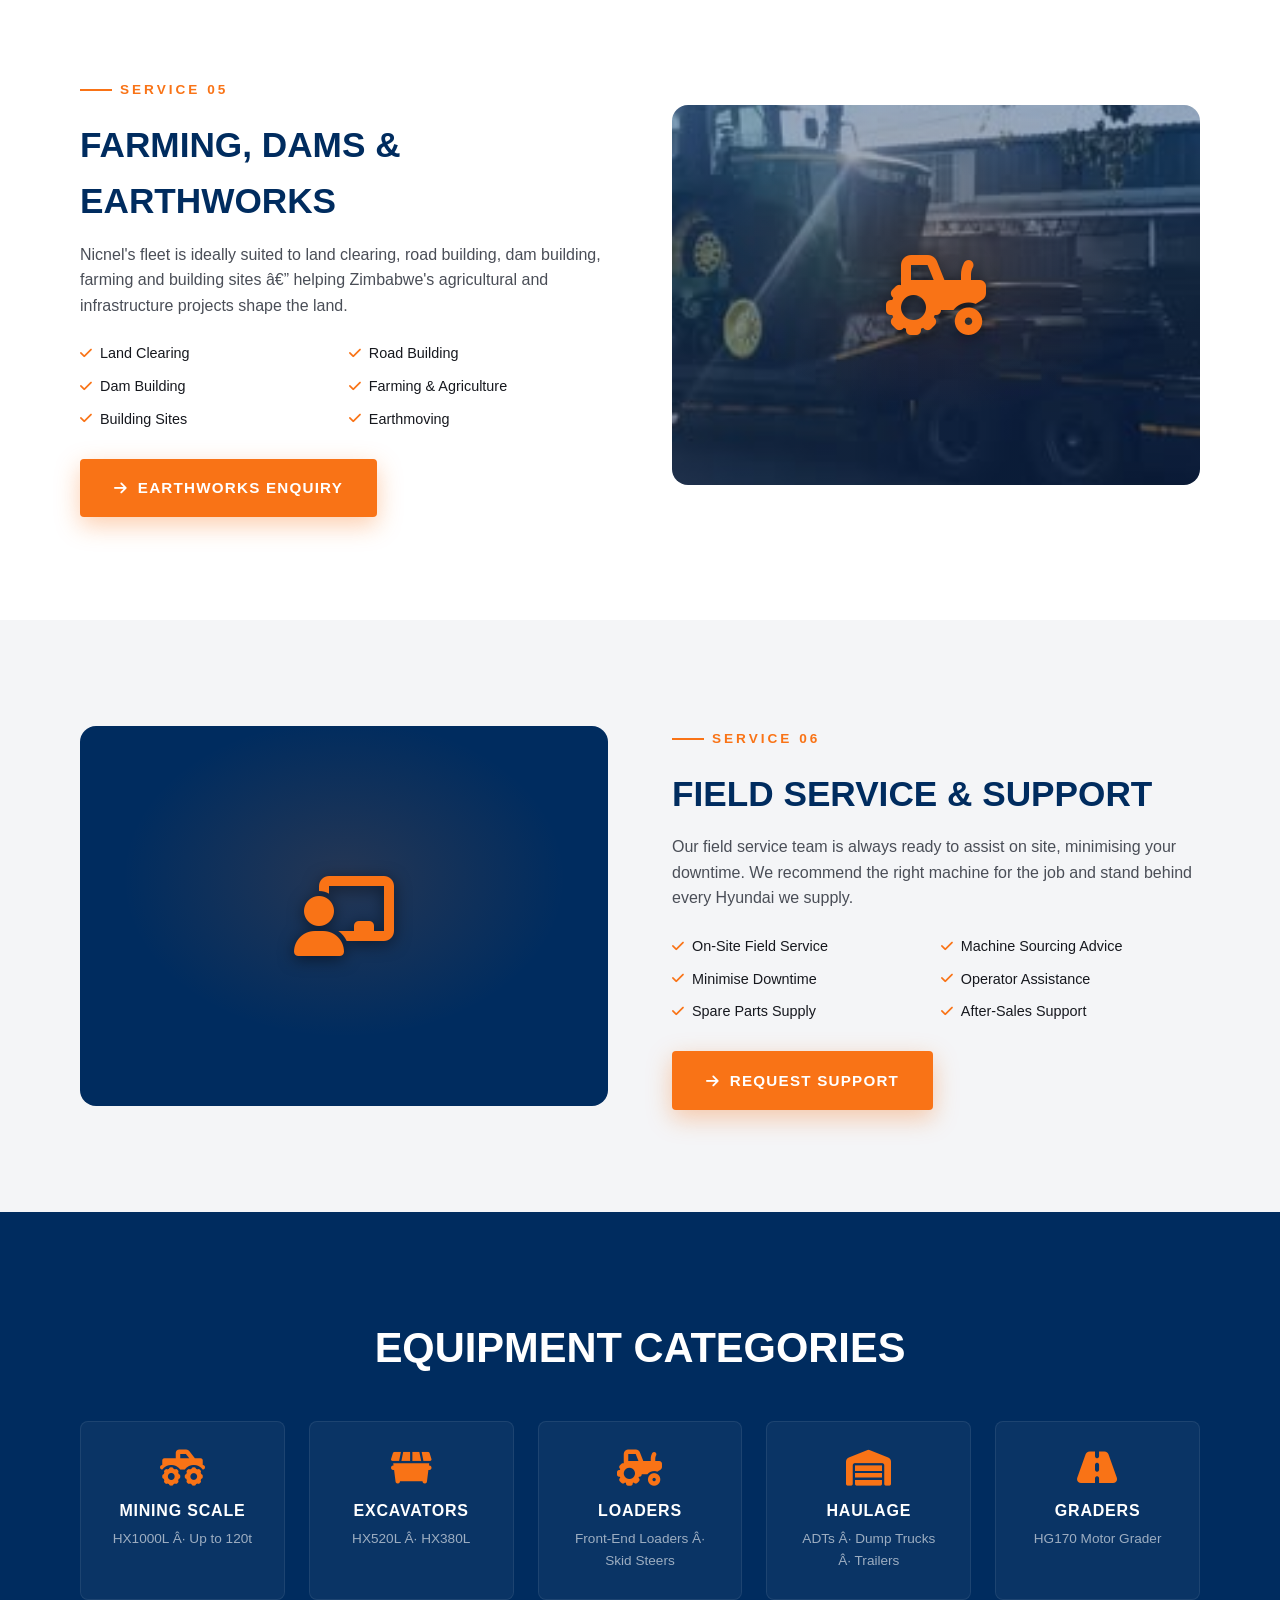
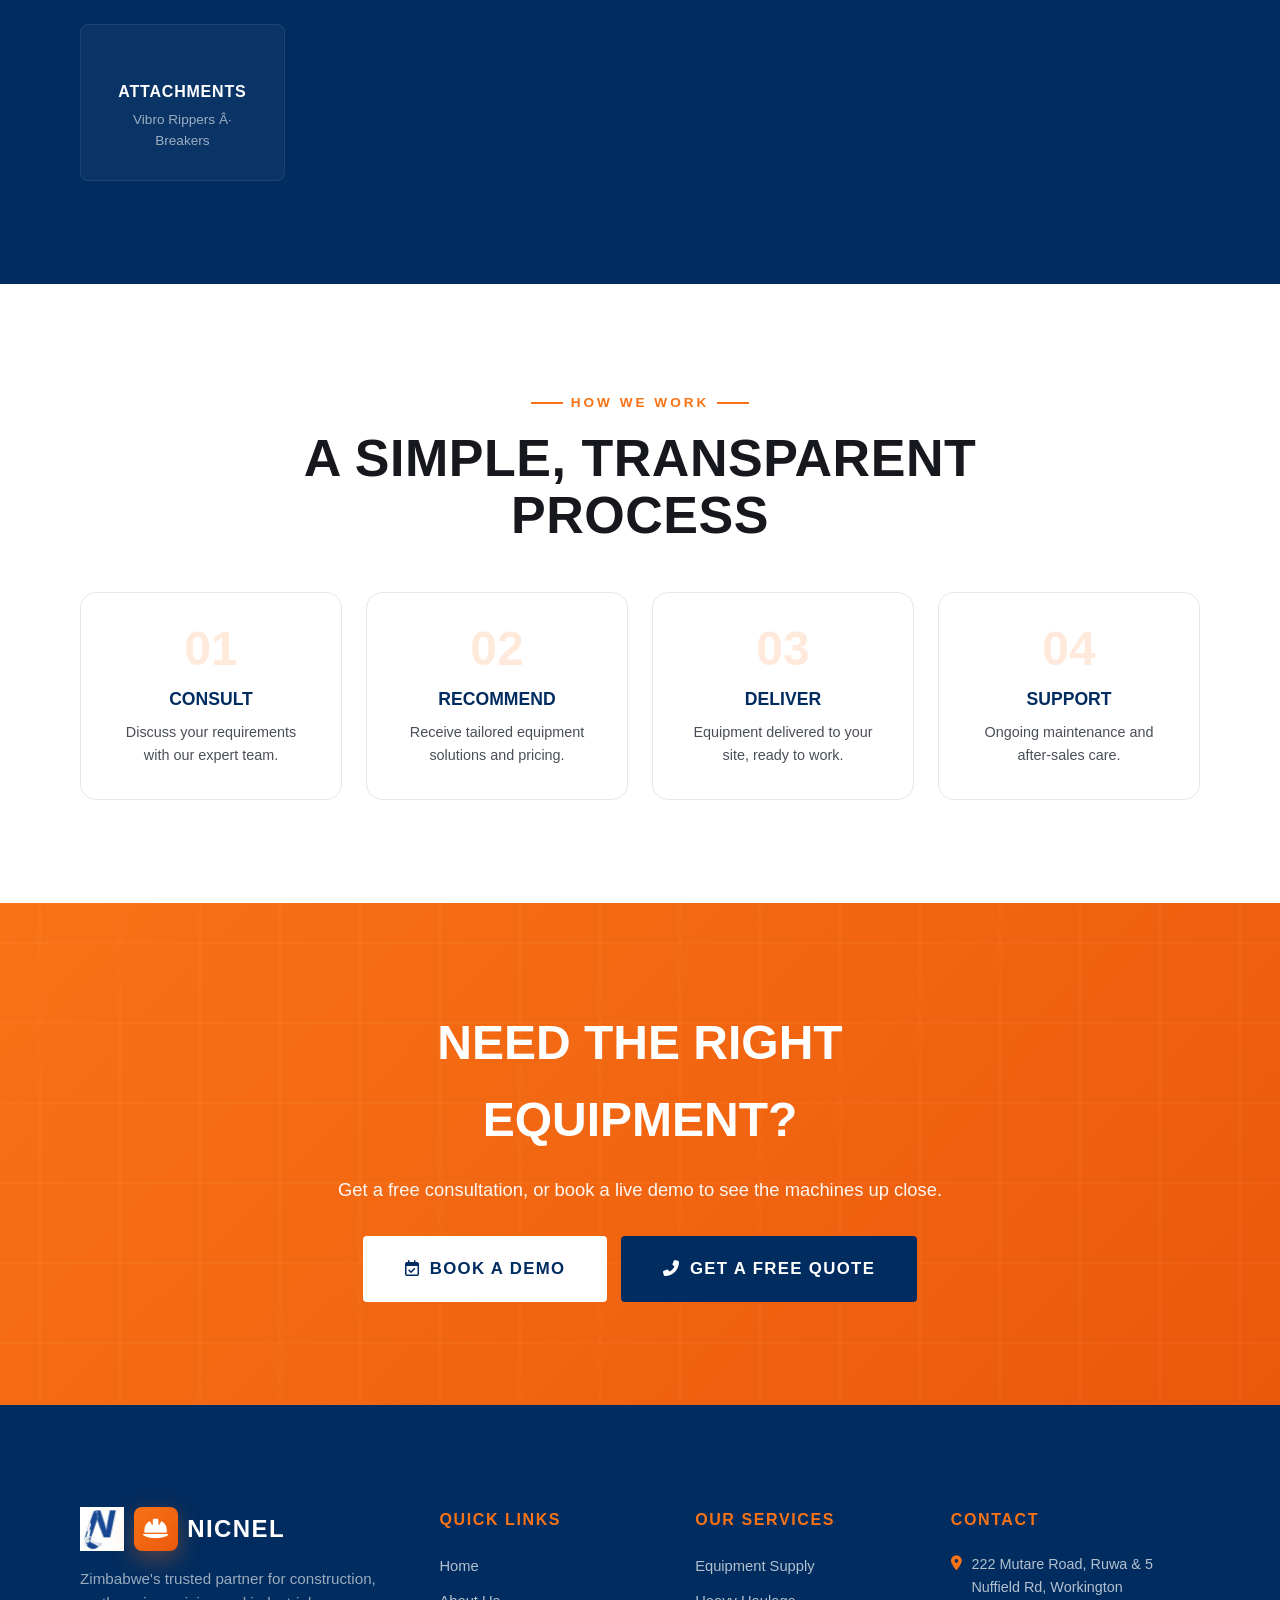
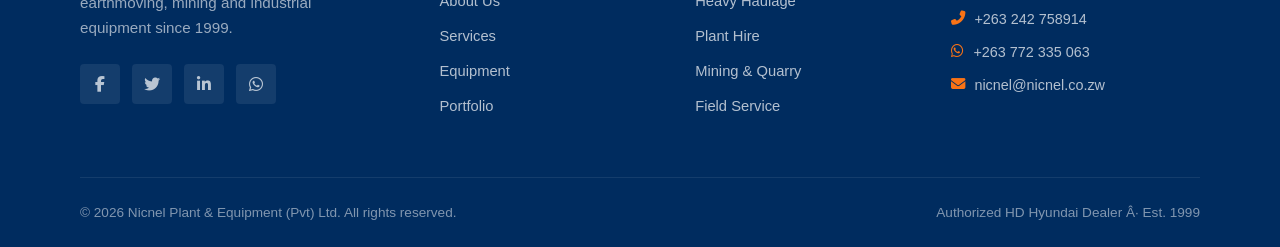
<file: services.html>
<!DOCTYPE html>
<html lang="en">
<head>
    <meta charset="UTF-8">
    <meta http-equiv="Content-Security-Policy" content="default-src 'self'; base-uri 'self'; object-src 'none'; img-src 'self' data: https:; font-src 'self' data: https://cdnjs.cloudflare.com https://fonts.gstatic.com; style-src 'self' 'unsafe-inline' https://cdnjs.cloudflare.com https://fonts.googleapis.com; script-src 'self' 'unsafe-inline'; connect-src 'self'; frame-src https://calendly.com; form-action 'self'">
    <meta name="viewport" content="width=device-width, initial-scale=1.0">
    <title>Our Services | Nicnel Plant & Equipment | Authorized HD Hyundai Dealer</title>
    <meta name="description" content="Nicnel Plant & Equipment offers HD Hyundai equipment supply, plant hire, heavy haulage from Durban to southern Africa, field service and mining solutions across Zimbabwe.">
    <link rel="stylesheet" href="style.css">
    <link rel="stylesheet" href="https://cdnjs.cloudflare.com/ajax/libs/font-awesome/6.4.0/css/all.min.css">
    <link rel="preconnect" href="https://fonts.googleapis.com">
    <link rel="preconnect" href="https://fonts.gstatic.com" crossorigin>
    <link href="https://fonts.googleapis.com/css2?family=Oswald:wght@400;500;600;700&family=Inter:wght@300;400;500;600;700&display=swap" rel="stylesheet">
</head>
<body class="page-services">

    <!-- ===== HEADER ===== -->
    <header class="header" id="header">
        <nav class="navbar">
            <a href="index.html" class="logo">
                <img src="assets/logo.png" alt="Nicnel Plant &amp; Equipment" class="logo-img" onerror="this.style.display=&quot;none&quot;">
                <span class="logo-mark"><i class="fas fa-helmet-safety"></i></span>
                <span class="logo-word">NICNEL<small>Plant &amp; Equipment</small></span>
            </a>

<ul class="nav-links" id="navLinks">
                <li><a href="index.html"><i class="fas fa-home"></i> Home</a></li>
                <li><a href="about.html"><i class="fas fa-info-circle"></i> About</a></li>
                <li><a href="services.html" class="active"><i class="fas fa-wrench"></i> Services</a></li>
                <li><a href="equipment.html"><i class="fas fa-truck"></i> Equipment</a></li>
                <li><a href="portfolio.html"><i class="fas fa-briefcase"></i> Portfolio</a></li>
                <li class="nav-cta"><a href="index.html#contact" class="btn btn--primary"><i class="fas fa-phone-alt"></i> Get Quote</a></li>
            </ul>

            <button class="hamburger" id="hamburger" aria-label="Toggle menu">
                <span></span>
                <span></span>
                <span></span>
            </button>
        </nav>
    </header>

    <!-- ===== PAGE HERO ===== -->
    <section class="page-hero">
        <div class="container">
            <div class="page-hero__content">
                <div class="breadcrumb reveal">
                    <a href="index.html">Home</a> <span class="sep">/</span> <span>Services</span>
                </div>
                <h1 class="reveal reveal--delay-1">Complete Equipment Solutions</h1>
                <p class="reveal reveal--delay-2">From 120-ton mining excavators to small forklifts â€” supply, haulage, hire and field service from one trusted HD Hyundai dealer.</p>
            </div>
        </div>
    </section>

    <!-- ===== SERVICE BLOCK 1: EQUIPMENT SUPPLY ===== -->
    <section class="service-block">
        <div class="container">
            <div class="service-block__grid">
                <div class="service-block__content reveal">
                    <span class="eyebrow">Service 01</span>
                    <h2>Equipment Supply</h2>
                    <p>As an authorized HD Hyundai dealer, our product range spans from a small forklift to our largest 120-ton excavator â€” engineered for the toughest conditions in Zimbabwe's mining, construction and quarry operations.</p>
                    <ul class="service-block__list">
                        <li><i class="fas fa-check"></i> HX1000L (120-ton Excavator)</li>
                        <li><i class="fas fa-check"></i> HX520L Excavator</li>
                        <li><i class="fas fa-check"></i> HX380L Excavator</li>
                        <li><i class="fas fa-check"></i> Front-End Loaders</li>
                        <li><i class="fas fa-check"></i> Skid Steers</li>
                        <li><i class="fas fa-check"></i> Dump Trucks</li>
                        <li><i class="fas fa-check"></i> HG170 Graders</li>
                        <li><i class="fas fa-check"></i> Forklifts</li>
                    </ul>
                    <a href="index.html#contact" class="btn btn--primary"><i class="fas fa-arrow-right"></i> Enquire Now</a>
                </div>
                <div class="service-block__media reveal reveal--delay-2">
                    <i class="fas fa-excavator"></i>
                </div>
            </div>
        </div>
    </section>

    <!-- ===== SERVICE BLOCK 2: TRANSPORT ===== -->
    <section class="service-block">
        <div class="container">
            <div class="service-block__grid">
                <div class="service-block__content reveal">
                    <span class="eyebrow">Service 02</span>
                    <h2>Heavy Haulage &amp; Logistics</h2>
                    <p>We are specialists in heavy haulage â€” constantly moving equipment from Durban to destinations across southern Africa. Our experienced team handles loading, offloading and delivery to your timeframe at competitive rates.</p>
                    <ul class="service-block__list">
                        <li><i class="fas fa-check"></i> Low Beds</li>
                        <li><i class="fas fa-check"></i> Tri-Axle Trailers</li>
                        <li><i class="fas fa-check"></i> Step Decks &amp; Drop Sides</li>
                        <li><i class="fas fa-check"></i> 8-Ton &amp; 3-Ton Trucks</li>
                        <li><i class="fas fa-check"></i> Durban â†’ SADC Cross-Border</li>
                        <li><i class="fas fa-check"></i> Quality &amp; Secure Delivery</li>
                    </ul>
                    <a href="index.html#contact" class="btn btn--primary"><i class="fas fa-arrow-right"></i> Arrange Transport</a>
                </div>
                <div class="service-block__media reveal reveal--delay-2">
                    <i class="fas fa-truck-moving"></i>
                </div>
            </div>
        </div>
    </section>

    <!-- ===== SERVICE BLOCK 3: MAINTENANCE ===== -->
    <section class="service-block">
        <div class="container">
            <div class="service-block__grid">
                <div class="service-block__content reveal">
                    <span class="eyebrow">Service 03</span>
                    <h2>Plant Hire</h2>
                    <p>Our plant hire division comprises highly skilled managers, operators and maintenance crew whose aim is to provide an efficient and reliable service â€” with a fleet ready for land clearing, road building, dam building, farming, building sites and mining.</p>
                    <ul class="service-block__list">
                        <li><i class="fas fa-check"></i> Excavators (Various Sizes)</li>
                        <li><i class="fas fa-check"></i> Front-End Loaders</li>
                        <li><i class="fas fa-check"></i> Dozers</li>
                        <li><i class="fas fa-check"></i> ADTs (Articulated Dump Trucks)</li>
                        <li><i class="fas fa-check"></i> Tractor Dumpers</li>
                        <li><i class="fas fa-check"></i> Dump Trucks</li>
                    </ul>
                    <a href="index.html#contact" class="btn btn--primary"><i class="fas fa-arrow-right"></i> Hire Machinery</a>
                </div>
                <div class="service-block__media reveal reveal--delay-2">
                    <i class="fas fa-tools"></i>
                </div>
            </div>
        </div>
    </section>

    <!-- ===== SERVICE BLOCK 4: MINING ===== -->
    <section class="service-block">
        <div class="container">
            <div class="service-block__grid">
                <div class="service-block__content reveal">
                    <span class="eyebrow">Service 04</span>
                    <h2>Mining &amp; Quarry Solutions</h2>
                    <p>When mining conditions get tougher, the right machine changes everything. Pair Hyundai's HX520L and HX1000L excavators with Vibro Rippers and other attachments to take on hard rock, fractured ground and demanding quarry or mining production.</p>
                    <ul class="service-block__list">
                        <li><i class="fas fa-check"></i> HX520L + Vibro Ripper</li>
                        <li><i class="fas fa-check"></i> HX1000L (Mining Scale)</li>
                        <li><i class="fas fa-check"></i> Hard Rock Ripping</li>
                        <li><i class="fas fa-check"></i> Breaking &amp; Crushing</li>
                        <li><i class="fas fa-check"></i> Compacting</li>
                        <li><i class="fas fa-check"></i> Material Handling</li>
                    </ul>
                    <a href="index.html#contact" class="btn btn--primary"><i class="fas fa-arrow-right"></i> Mining Enquiry</a>
                </div>
                <div class="service-block__media reveal reveal--delay-2">
                    <i class="fas fa-industry"></i>
                </div>
            </div>
        </div>
    </section>

    <!-- ===== SERVICE BLOCK 5: AGRICULTURE ===== -->
    <section class="service-block">
        <div class="container">
            <div class="service-block__grid">
                <div class="service-block__content reveal">
                    <span class="eyebrow">Service 05</span>
                    <h2>Farming, Dams &amp; Earthworks</h2>
                    <p>Nicnel's fleet is ideally suited to land clearing, road building, dam building, farming and building sites â€” helping Zimbabwe's agricultural and infrastructure projects shape the land.</p>
                    <ul class="service-block__list">
                        <li><i class="fas fa-check"></i> Land Clearing</li>
                        <li><i class="fas fa-check"></i> Road Building</li>
                        <li><i class="fas fa-check"></i> Dam Building</li>
                        <li><i class="fas fa-check"></i> Farming &amp; Agriculture</li>
                        <li><i class="fas fa-check"></i> Building Sites</li>
                        <li><i class="fas fa-check"></i> Earthmoving</li>
                    </ul>
                    <a href="index.html#contact" class="btn btn--primary"><i class="fas fa-arrow-right"></i> Earthworks Enquiry</a>
                </div>
                <div class="service-block__media reveal reveal--delay-2">
                    <i class="fas fa-tractor"></i>
                </div>
            </div>
        </div>
    </section>

    <!-- ===== SERVICE BLOCK 6: CONSULTATION ===== -->
    <section class="service-block">
        <div class="container">
            <div class="service-block__grid">
                <div class="service-block__content reveal">
                    <span class="eyebrow">Service 06</span>
                    <h2>Field Service &amp; Support</h2>
                    <p>Our field service team is always ready to assist on site, minimising your downtime. We recommend the right machine for the job and stand behind every Hyundai we supply.</p>
                    <ul class="service-block__list">
                        <li><i class="fas fa-check"></i> On-Site Field Service</li>
                        <li><i class="fas fa-check"></i> Machine Sourcing Advice</li>
                        <li><i class="fas fa-check"></i> Minimise Downtime</li>
                        <li><i class="fas fa-check"></i> Operator Assistance</li>
                        <li><i class="fas fa-check"></i> Spare Parts Supply</li>
                        <li><i class="fas fa-check"></i> After-Sales Support</li>
                    </ul>
                    <a href="index.html#contact" class="btn btn--primary"><i class="fas fa-arrow-right"></i> Request Support</a>
                </div>
                <div class="service-block__media reveal reveal--delay-2">
                    <i class="fas fa-chalkboard-user"></i>
                </div>
            </div>
        </div>
    </section>

    <!-- ===== EQUIPMENT SHIELD ===== -->
    <section class="shield">
        <div class="container">
            <h2>Equipment Categories</h2>
            <div class="shield__grid">
                <div class="shield__item reveal">
                    <i class="fas fa-truck-monster"></i>
                    <h4>Mining Scale</h4>
                    <p>HX1000L Â· Up to 120t</p>
                </div>
                <div class="shield__item reveal reveal--delay-1">
                    <i class="fas fa-dumpster"></i>
                    <h4>Excavators</h4>
                    <p>HX520L Â· HX380L</p>
                </div>
                <div class="shield__item reveal reveal--delay-2">
                    <i class="fas fa-tractor"></i>
                    <h4>Loaders</h4>
                    <p>Front-End Loaders Â· Skid Steers</p>
                </div>
                <div class="shield__item reveal reveal--delay-3">
                    <i class="fas fa-warehouse"></i>
                    <h4>Haulage</h4>
                    <p>ADTs Â· Dump Trucks Â· Trailers</p>
                </div>
                <div class="shield__item reveal reveal--delay-1">
                    <i class="fas fa-road"></i>
                    <h4>Graders</h4>
                    <p>HG170 Motor Grader</p>
                </div>
                <div class="shield__item reveal reveal--delay-2">
                    <i class="fas fa-attachment"></i>
                    <h4>Attachments</h4>
                    <p>Vibro Rippers Â· Breakers</p>
                </div>
            </div>
        </div>
    </section>

    <!-- ===== PROCESS ===== -->
    <section class="section">
        <div class="container">
            <div class="section-head section-head--center">
                <span class="eyebrow eyebrow--center">How We Work</span>
                <h2 class="display-title">A Simple, Transparent Process</h2>
            </div>
            <div class="process__grid">
                <div class="process-card reveal">
                    <div class="process-card__num">01</div>
                    <h3>Consult</h3>
                    <p>Discuss your requirements with our expert team.</p>
                </div>
                <div class="process-card reveal reveal--delay-1">
                    <div class="process-card__num">02</div>
                    <h3>Recommend</h3>
                    <p>Receive tailored equipment solutions and pricing.</p>
                </div>
                <div class="process-card reveal reveal--delay-2">
                    <div class="process-card__num">03</div>
                    <h3>Deliver</h3>
                    <p>Equipment delivered to your site, ready to work.</p>
                </div>
                <div class="process-card reveal reveal--delay-3">
                    <div class="process-card__num">04</div>
                    <h3>Support</h3>
                    <p>Ongoing maintenance and after-sales care.</p>
                </div>
            </div>
        </div>
    </section>

    <!-- ===== CTA ===== -->
    <section class="cta">
        <div class="container">
<div class="cta__inner">
                <h2>Need the Right Equipment?</h2>
                <p>Get a free consultation, or book a live demo to see the machines up close.</p>
                <div class="cta__actions">
                    <button type="button" class="btn btn--white btn--lg" data-open-booking><i class="far fa-calendar-check"></i> Book a Demo</button>
                    <a href="index.html#contact" class="btn btn--dark btn--lg"><i class="fas fa-phone-alt"></i> Get a Free Quote</a>
                </div>
            </div>
        </div>
    </section>

    <!-- ===== FOOTER ===== -->
    <footer class="footer">
        <div class="container">
            <div class="footer__grid">
                <div class="footer__brand">
                    <a href="index.html" class="logo logo--footer">
                        <img src="assets/logo.png" alt="Nicnel Plant &amp; Equipment" class="logo-img" onerror="this.style.display=&quot;none&quot;">
                        <span class="logo-mark"><i class="fas fa-helmet-safety"></i></span>
                        <span class="logo-word">NICNEL</span>
                    </a>
                    <p>Zimbabwe's trusted partner for construction, earthmoving, mining and industrial equipment since 1999.</p>
                    <div class="social-links">
                        <a href="#" aria-label="Facebook"><i class="fab fa-facebook-f"></i></a>
                        <a href="#" aria-label="Twitter / X"><i class="fab fa-twitter"></i></a>
<a href="#" aria-label="LinkedIn"><i class="fab fa-linkedin-in"></i></a>
                        <a href="https://wa.me/263772335063" target="_blank" rel="noopener" aria-label="WhatsApp"><i class="fab fa-whatsapp"></i></a>
                    </div>
                </div>
                <div class="footer__col">
                    <h4>Quick Links</h4>
                    <ul>
                        <li><a href="index.html">Home</a></li>
                        <li><a href="about.html">About Us</a></li>
                        <li><a href="services.html">Services</a></li>
                        <li><a href="equipment.html">Equipment</a></li>
                        <li><a href="portfolio.html">Portfolio</a></li>
                    </ul>
                </div>
                <div class="footer__col">
                    <h4>Our Services</h4>
                    <ul>
                        <li><a href="services.html">Equipment Supply</a></li>
                        <li><a href="services.html">Heavy Haulage</a></li>
                        <li><a href="services.html">Plant Hire</a></li>
                        <li><a href="services.html">Mining &amp; Quarry</a></li>
                        <li><a href="services.html">Field Service</a></li>
                    </ul>
                </div>
                <div class="footer__col">
                    <h4>Contact</h4>
                    <ul class="footer__contact">
                        <li><i class="fas fa-map-marker-alt"></i> 222 Mutare Road, Ruwa &amp; 5 Nuffield Rd, Workington</li>
                        <li><i class="fas fa-phone-alt"></i> +263 242 758914</li>
                        <li><i class="fab fa-whatsapp"></i> +263 772 335 063</li>
                        <li><i class="fas fa-envelope"></i> nicnel@nicnel.co.zw</li>
                    </ul>
                </div>
            </div>
            <div class="footer__bottom">
                <p>&copy; 2026 Nicnel Plant &amp; Equipment (Pvt) Ltd. All rights reserved.</p>
                <p>Authorized HD Hyundai Dealer Â· Est. 1999</p>
            </div>
        </div>
    </footer>

    <!-- WhatsApp Float -->
    <a href="https://wa.me/263772335063" class="whatsapp-float" target="_blank" rel="noopener" aria-label="Chat with Nicnel on WhatsApp">
        <i class="fab fa-whatsapp"></i>
    </a>

<script src="script.js"></script>
    <script src="booking.js"></script>
</body>
</html>
</file>
<file: style.css>
/* ============================================================
   NICNEL PLANT & EQUIPMENT - PROFESSIONAL DESIGN SYSTEM
   Brand: Authorized HD Hyundai Dealer (authentic brand identity)
   Colors: Hyundai Blue (#002C5F) + Hyundai Sky (#00AAD2)
            + Safety Orange accent + Steel Gray
   Typography: Oswald (display), Inter (body)
   ============================================================ */

@import url('https://fonts.googleapis.com/css2?family=Oswald:wght@400;500;600;700&family=Inter:wght@300;400;500;600;700&display=swap');

/* ===== DESIGN TOKENS ===== */
:root {
    /* Primary brand colors - Hyundai dealer identity */
    --charcoal: #002C5F;          /* Hyundai Blue */
    --charcoal-light: #003C7A;    /* Hyundai Blue - lighter */
    --charcoal-lighter: #0A4A8C;  /* Hyundai Blue - hover */
    --orange: #F97316;            /* Safety Orange accent */
    --orange-dark: #EA580C;
    --orange-soft: #FFF3EB;
    --hyundai-sky: #00AAD2;       /* Hyundai Sky Blue */
    --hyundai-sky-soft: #E6F7FB;
    --steel: #F4F5F7;
    --steel-light: #FAFBFC;
    --white: #FFFFFF;

    /* Text colors */
    --text-primary: #16181E;
    --text-secondary: #4A4E57;
    --text-muted: #7A7F8A;
    --text-inverse: #FFFFFF;

    /* Decorative */
    --border: #E4E6EB;
    --success: #22C55E;
    --shadow-sm: 0 1px 3px rgba(22, 24, 30, 0.08);
    --shadow-md: 0 6px 20px rgba(22, 24, 30, 0.10);
    --shadow-lg: 0 12px 40px rgba(22, 24, 30, 0.14);
    --shadow-orange: 0 8px 24px rgba(249, 115, 22, 0.35);

    /* Radii */
    --radius-sm: 4px;
    --radius-md: 8px;
    --radius-lg: 16px;
    --radius-full: 999px;

    /* Typography */
    --font-display: 'Oswald', sans-serif;
    --font-body: 'Inter', sans-serif;

    /* Layout */
    --container: 1200px;
    --gutter: clamp(1.25rem, 4vw, 2.5rem);
    --section-pad: clamp(3.5rem, 8vw, 6.5rem);

    /* Motion */
    --ease: cubic-bezier(0.4, 0, 0.2, 1);
    --speed: 0.3s;
}

/* ===== RESET ===== */
*,
*::before,
*::after {
    margin: 0;
    padding: 0;
    box-sizing: border-box;
}

html {
    scroll-behavior: smooth;
    scroll-padding-top: 80px;
    -webkit-font-smoothing: antialiased;
    -moz-osx-font-smoothing: grayscale;
}

body {
    font-family: var(--font-body);
    color: var(--text-primary);
    line-height: 1.6;
    background: var(--white);
    overflow-x: hidden;
}

img { max-width: 100%; display: block; }
a { text-decoration: none; color: inherit; }
ul { list-style: none; }
button { font-family: inherit; cursor: pointer; }
input, textarea, select { font-family: inherit; }

/* ===== UTILITIES ===== */
.container {
    max-width: var(--container);
    margin: 0 auto;
    padding: 0 var(--gutter);
    width: 100%;
}

.section {
    padding: var(--section-pad) 0;
}

.section--steel {
    background: var(--steel);
}

.text-center { text-align: center; }

.eyebrow {
    display: inline-flex;
    align-items: center;
    gap: 0.5rem;
    font-family: var(--font-display);
    font-size: 0.85rem;
    font-weight: 600;
    letter-spacing: 0.22em;
    text-transform: uppercase;
    color: var(--orange);
    margin-bottom: 1rem;
}

.eyebrow::before {
    content: '';
    width: 32px;
    height: 2px;
    background: var(--orange);
}

.eyebrow--center {
    justify-content: center;
}
.eyebrow--center::after {
    content: '';
    width: 32px;
    height: 2px;
    background: var(--orange);
}

.display-title {
    font-family: var(--font-display);
    font-weight: 700;
    font-size: clamp(2rem, 5vw, 3.25rem);
    line-height: 1.1;
    text-transform: uppercase;
    color: var(--text-primary);
    letter-spacing: 0.01em;
    margin-bottom: 1.25rem;
}

.section-head {
    max-width: 720px;
    margin-bottom: 3rem;
}

.section-head--center {
    margin-left: auto;
    margin-right: auto;
    text-align: center;
}

.section-head p {
    color: var(--text-secondary);
    font-size: 1.05rem;
}

/* ===== BUTTONS ===== */
.btn {
    display: inline-flex;
    align-items: center;
    justify-content: center;
    gap: 0.6rem;
    padding: 0.95rem 2rem;
    font-family: var(--font-display);
    font-size: 0.95rem;
    font-weight: 600;
    letter-spacing: 0.08em;
    text-transform: uppercase;
    border-radius: var(--radius-sm);
    border: 2px solid transparent;
    transition: all var(--speed) var(--ease);
    white-space: nowrap;
}

.btn i {
    font-size: 0.95em;
    transition: transform var(--speed) var(--ease);
}

.btn--primary {
    background: var(--orange);
    color: var(--white);
    box-shadow: var(--shadow-orange);
}

.btn--primary:hover {
    background: var(--orange-dark);
    transform: translateY(-2px);
    box-shadow: 0 12px 32px rgba(249, 115, 22, 0.45);
}

.btn--primary:hover i {
    transform: translateX(4px);
}

.btn--outline {
    background: transparent;
    color: var(--white);
    border-color: rgba(255, 255, 255, 0.4);
}

.btn--outline:hover {
    border-color: var(--white);
    background: rgba(255, 255, 255, 0.08);
}

.btn--dark {
    background: var(--charcoal);
    color: var(--white);
}

.btn--dark:hover {
    background: var(--charcoal-light);
    transform: translateY(-2px);
}

.btn--white {
    background: var(--white);
    color: var(--charcoal);
}

.btn--white:hover {
    background: var(--steel);
    transform: translateY(-2px);
}

.btn--full {
    width: 100%;
}

.btn--lg {
    padding: 1.1rem 2.5rem;
    font-size: 1.05rem;
}

/* ===== HEADER / NAV ===== */
.header {
    position: fixed;
    top: 0;
    left: 0;
    right: 0;
    z-index: 1000;
    background: rgba(22, 24, 30, 0.92);
    backdrop-filter: blur(12px);
    -webkit-backdrop-filter: blur(12px);
    border-bottom: 1px solid rgba(255, 255, 255, 0.06);
    transition: all var(--speed) var(--ease);
}

.header--scrolled {
    background: rgba(22, 24, 30, 0.98);
    box-shadow: 0 4px 24px rgba(0, 0, 0, 0.3);
}

.navbar {
    max-width: var(--container);
    margin: 0 auto;
    padding: 0 var(--gutter);
    height: 76px;
    display: flex;
    align-items: center;
    justify-content: space-between;
}

/* Logo */
.logo {
    display: flex;
    align-items: center;
    gap: 0.6rem;
}

.logo-img {
    height: 44px;
    width: auto;
    max-width: 180px;
    object-fit: contain;
    display: inline-block;
}

.logo-mark {
    width: 44px;
    height: 44px;
    background: linear-gradient(135deg, var(--orange), var(--orange-dark));
    border-radius: var(--radius-md);
    display: grid;
    place-items: center;
    color: var(--white);
    font-size: 1.4rem;
    box-shadow: var(--shadow-orange);
}

.logo-word {
    font-family: var(--font-display);
    font-weight: 700;
    font-size: 1.5rem;
    letter-spacing: 0.06em;
    color: var(--white);
    text-transform: uppercase;
    line-height: 1;
}

.logo-word small {
    display: block;
    font-family: var(--font-body);
    font-size: 0.55rem;
    font-weight: 500;
    letter-spacing: 0.28em;
    color: var(--orange);
    text-transform: uppercase;
    margin-top: 3px;
}

/* Nav links */
.nav-links {
    display: flex;
    align-items: center;
    gap: 0.25rem;
}

.nav-links > li > a {
    display: flex;
    align-items: center;
    gap: 0.4rem;
    padding: 0.6rem 1rem;
    font-family: var(--font-display);
    font-size: 0.85rem;
    font-weight: 600;
    letter-spacing: 0.1em;
    text-transform: uppercase;
    color: rgba(255, 255, 255, 0.85);
    border-radius: var(--radius-sm);
    position: relative;
    transition: color var(--speed) var(--ease);
}

.nav-links > li > a:hover,
.nav-links > li > a.active {
    color: var(--orange);
}

.nav-links > li > a.active::after {
    content: '';
    position: absolute;
    bottom: -2px;
    left: 50%;
    transform: translateX(-50%);
    width: 4px;
    height: 4px;
    border-radius: 50%;
    background: var(--orange);
}

.nav-cta {
    margin-left: 0.75rem;
}

.nav-cta .btn {
    padding: 0.6rem 1.3rem;
    font-size: 0.8rem;
}

/* Hamburger */
.hamburger {
    display: none;
    width: 40px;
    height: 40px;
    background: transparent;
    border: 1px solid rgba(255, 255, 255, 0.2);
    border-radius: var(--radius-sm);
    align-items: center;
    justify-content: center;
    flex-direction: column;
    gap: 5px;
}

.hamburger span {
    display: block;
    width: 18px;
    height: 2px;
    background: var(--white);
    border-radius: 2px;
    transition: all var(--speed) var(--ease);
}

.hamburger.active span:nth-child(1) {
    transform: translateY(7px) rotate(45deg);
}
.hamburger.active span:nth-child(2) {
    opacity: 0;
}
.hamburger.active span:nth-child(3) {
    transform: translateY(-7px) rotate(-45deg);
}

/* Mobile menu */
.mobile-menu {
    display: none;
}

/* ===== HERO ===== */
.hero {
    position: relative;
    min-height: 100vh;
    display: flex;
    align-items: center;
    background: var(--charcoal);
    color: var(--white);
    overflow: hidden;
    padding-top: 76px;
}

.hero__bg {
    position: absolute;
    inset: 0;
    z-index: 0;
}

.hero__bg::before {
    content: '';
    position: absolute;
    inset: 0;
    background:
        linear-gradient(105deg, rgba(0, 44, 95, 0.92) 20%, rgba(0, 44, 95, 0.55) 55%, rgba(0, 90, 145, 0.35) 100%),
        radial-gradient(60% 50% at 80% 20%, rgba(0, 170, 210, 0.18) 0%, transparent 60%),
        url('assets/hero-excavator.jpg') center/cover no-repeat,
        linear-gradient(rgba(22, 24, 30, 0.82), rgba(22, 24, 30, 0.94)),
        url('data:image/svg+xml;utf8,<svg xmlns="http://www.w3.org/2000/svg" width="60" height="60" viewBox="0 0 60 60"><path d="M0 0h60v60H0z" fill="none"/><path d="M30 0v60M0 30h60" stroke="rgba(255,255,255,0.04)" stroke-width="1"/></svg>');
}

.hero__content {
    position: relative;
    z-index: 2;
    max-width: 720px;
    /* animation handled in JS */
}

.hero__badge {
    display: inline-flex;
    align-items: center;
    gap: 0.6rem;
    background: rgba(249, 115, 22, 0.12);
    border: 1px solid rgba(249, 115, 22, 0.35);
    color: var(--orange);
    padding: 0.45rem 1rem;
    border-radius: var(--radius-full);
    font-size: 0.8rem;
    font-weight: 600;
    letter-spacing: 0.06em;
    text-transform: uppercase;
    margin-bottom: 1.75rem;
}

.hero__title {
    font-family: var(--font-display);
    font-weight: 700;
    font-size: clamp(2.6rem, 7vw, 4.5rem);
    line-height: 1.05;
    text-transform: uppercase;
    letter-spacing: 0.01em;
    margin-bottom: 1.5rem;
}

.hero__title .accent {
    color: var(--orange);
}

.hero__sub {
    font-size: 1.2rem;
    color: rgba(255, 255, 255, 0.85);
    max-width: 560px;
    margin-bottom: 2.25rem;
    font-weight: 300;
    line-height: 1.7;
}

.hero__actions {
    display: flex;
    gap: 1rem;
    flex-wrap: wrap;
    margin-bottom: 3rem;
}

.hero__trust {
    display: flex;
    align-items: center;
    gap: 2rem;
    flex-wrap: wrap;
    border-top: 1px solid rgba(255, 255, 255, 0.12);
    padding-top: 2rem;
}

.trust-item {
    display: flex;
    flex-direction: column;
    gap: 0.15rem;
}

.trust-item strong {
    font-family: var(--font-display);
    font-size: 1.6rem;
    color: var(--white);
}

.trust-item span {
    font-size: 0.85rem;
    color: rgba(255, 255, 255, 0.6);
    letter-spacing: 0.04em;
}

/* Hero floating card */
.hero__card {
    position: absolute;
    right: clamp(1.25rem, 6vw, 6rem);
    bottom: clamp(2rem, 8vw, 6rem);
    z-index: 2;
    display: none;
}

/* Scroll indicator */
.scroll-hint {
    position: absolute;
    bottom: 1.5rem;
    left: 50%;
    transform: translateX(-50%);
    z-index: 2;
    color: rgba(255, 255, 255, 0.5);
    font-size: 1.6rem;
    animation: bounce 2s infinite;
}

@keyframes bounce {
    0%, 100% { transform: translate(-50%, 0); }
    50% { transform: translate(-50%, 8px); }
}

/* ===== TRUST BAR ===== */
.trust-bar {
    background: var(--white);
    border-bottom: 1px solid var(--border);
    padding: 1.75rem 0;
}

.trust-bar__grid {
    display: grid;
    grid-template-columns: repeat(auto-fit, minmax(220px, 1fr));
    gap: 1.5rem;
}

.trust-bar__item {
    display: flex;
    align-items: center;
    gap: 1rem;
}

.trust-bar__item i {
    font-size: 1.8rem;
    color: var(--orange);
    width: 52px;
    height: 52px;
    background: var(--orange-soft);
    border-radius: var(--radius-md);
    display: grid;
    place-items: center;
    flex-shrink: 0;
}

.trust-bar__item h4 {
    font-family: var(--font-display);
    font-size: 1rem;
    text-transform: uppercase;
    letter-spacing: 0.06em;
    color: var(--charcoal);
    margin-bottom: 0.1rem;
}

.trust-bar__item p {
    font-size: 0.85rem;
    color: var(--text-muted);
}

/* ===== SERVICES ===== */
.services {
    background: var(--steel-light);
}

.services__grid {
    display: grid;
    grid-template-columns: repeat(auto-fit, minmax(280px, 1fr));
    gap: 1.5rem;
}

.service-card {
    background: var(--white);
    border: 1px solid var(--border);
    border-radius: var(--radius-lg);
    padding: 2.25rem 2rem;
    transition: all var(--speed) var(--ease);
    position: relative;
    overflow: hidden;
    display: block;
}

.service-card::before {
    content: '';
    position: absolute;
    top: 0;
    left: 0;
    width: 100%;
    height: 4px;
    background: linear-gradient(90deg, var(--orange), var(--orange-dark));
    transform: scaleX(0);
    transform-origin: left;
    transition: transform var(--speed) var(--ease);
}

.service-card:hover {
    transform: translateY(-6px);
    box-shadow: var(--shadow-lg);
    border-color: transparent;
}

.service-card:hover::before {
    transform: scaleX(1);
}

.service-card__icon {
    width: 64px;
    height: 64px;
    background: var(--orange-soft);
    color: var(--orange);
    border-radius: var(--radius-md);
    display: grid;
    place-items: center;
    font-size: 1.8rem;
    margin-bottom: 1.5rem;
    transition: all var(--speed) var(--ease);
}

.service-card:hover .service-card__icon {
    background: var(--orange);
    color: var(--white);
    transform: rotate(-6deg);
}

.service-card h3 {
    font-family: var(--font-display);
    font-size: 1.25rem;
    text-transform: uppercase;
    letter-spacing: 0.04em;
    color: var(--charcoal);
    margin-bottom: 0.75rem;
}

.service-card p {
    color: var(--text-secondary);
    font-size: 0.95rem;
    margin-bottom: 1.25rem;
}

.service-card__link {
    font-family: var(--font-display);
    font-size: 0.85rem;
    font-weight: 600;
    letter-spacing: 0.06em;
    text-transform: uppercase;
    color: var(--orange);
    display: inline-flex;
    align-items: center;
    gap: 0.4rem;
    transition: gap var(--speed) var(--ease);
}

.service-card__link:hover {
    gap: 0.8rem;
}

/* ===== STATS ===== */
.stats {
    background: linear-gradient(135deg, var(--charcoal) 0%, var(--charcoal-light) 100%);
    color: var(--white);
    padding: var(--section-pad) 0;
}

.stats__grid {
    display: grid;
    grid-template-columns: repeat(auto-fit, minmax(200px, 1fr));
    gap: 2rem;
    text-align: center;
}

.stat__num {
    font-family: var(--font-display);
    font-size: clamp(2.5rem, 5vw, 3.5rem);
    font-weight: 700;
    color: var(--orange);
    line-height: 1;
    margin-bottom: 0.5rem;
}

.stat__label {
    font-size: 0.95rem;
    color: rgba(255, 255, 255, 0.7);
    letter-spacing: 0.06em;
    text-transform: uppercase;
    font-weight: 500;
}

/* ===== ABOUT PREVIEW ===== */
.about-preview__grid {
    display: grid;
    grid-template-columns: 1fr 1fr;
    gap: 4rem;
    align-items: center;
}

.about-preview__text p {
    color: var(--text-secondary);
    margin-bottom: 1.25rem;
}

.about-preview__features {
    margin: 1.5rem 0 2rem;
    display: grid;
    grid-template-columns: 1fr 1fr;
    gap: 0.75rem;
}

.about-preview__features li {
    display: flex;
    align-items: center;
    gap: 0.6rem;
    font-size: 0.95rem;
    font-weight: 500;
}

.about-preview__features li i {
    color: var(--orange);
}

/* Image side */
.image-card {
    position: relative;
    background: var(--charcoal);
    border-radius: var(--radius-lg);
    min-height: 480px;
    display: flex;
    align-items: center;
    justify-content: center;
    overflow: hidden;
    color: var(--white);
}

.image-card::before {
    content: '';
    position: absolute;
    inset: 0;
    background:
        linear-gradient(rgba(0, 44, 95, 0.35), rgba(0, 44, 95, 0.35)),
        url('assets/about.jpg') center/cover no-repeat,
        radial-gradient(50% 50% at 70% 30%, rgba(249, 115, 22, 0.2) 0%, transparent 70%),
        linear-gradient(rgba(22, 24, 30, 0.4), rgba(22, 24, 30, 0.4));
}

.image-card__content {
    position: relative;
    z-index: 2;
    text-align: center;
}

.image-card__content i {
    font-size: 5rem;
    color: var(--orange);
    margin-bottom: 1rem;
    display: block;
}

.image-card__content .est {
    font-family: var(--font-display);
    font-size: 1.5rem;
    letter-spacing: 0.2em;
    text-transform: uppercase;
}

.image-card__badge {
    position: absolute;
    top: 1.5rem;
    right: 1.5rem;
    background: var(--orange);
    color: var(--white);
    padding: 0.5rem 1rem;
    border-radius: var(--radius-full);
    font-family: var(--font-display);
    font-size: 0.75rem;
    font-weight: 600;
    letter-spacing: 0.1em;
    text-transform: uppercase;
    z-index: 3;
}

/* ===== BRANDS ===== */
.brands {
    background: var(--white);
}

.brands__grid {
    display: grid;
    grid-template-columns: repeat(auto-fit, minmax(160px, 1fr));
    gap: 1rem;
}

.brands__item {
    background: var(--steel);
    border: 1px solid var(--border);
    border-radius: var(--radius-md);
    padding: 1.5rem;
    display: flex;
    align-items: center;
    justify-content: center;
    gap: 0.75rem;
    color: var(--text-muted);
    font-family: var(--font-display);
    font-size: 1.25rem;
    letter-spacing: 0.08em;
    text-transform: uppercase;
    transition: all var(--speed) var(--ease);
}

.brands__item:hover {
    border-color: var(--orange);
    color: var(--orange);
    background: var(--orange-soft);
}

.brands__item i {
    font-size: 1.4rem;
}

/* ===== CTA ===== */
.cta {
    position: relative;
    background: linear-gradient(135deg, var(--orange) 0%, var(--orange-dark) 100%);
    color: var(--white);
    padding: var(--section-pad) 0;
    text-align: center;
    overflow: hidden;
}

.cta::before {
    content: '';
    position: absolute;
    inset: 0;
    background: url('data:image/svg+xml;utf8,<svg xmlns="http://www.w3.org/2000/svg" width="80" height="80" viewBox="0 0 80 80"><path d="M40 0v80M0 40h80" stroke="rgba(255,255,255,0.06)" stroke-width="1"/></svg>');
}

.cta__inner {
    position: relative;
    z-index: 2;
    max-width: 700px;
    margin: 0 auto;
}

.cta__actions {
    display: flex;
    justify-content: center;
    flex-wrap: wrap;
    gap: 0.85rem;
}

.cta h2 {
    font-family: var(--font-display);
    font-size: clamp(2rem, 5vw, 3rem);
    text-transform: uppercase;
    font-weight: 700;
    margin-bottom: 1rem;
}

.cta p {
    font-size: 1.15rem;
    opacity: 0.95;
    margin-bottom: 2rem;
}

.cta .btn--dark:hover {
    background: var(--charcoal-light);
}

/* ===== CONTACT ===== */
.contact__grid {
    display: grid;
    grid-template-columns: 1fr 1.2fr;
    gap: 4rem;
}

.contact__info {
    display: flex;
    flex-direction: column;
    gap: 1.5rem;
}

.contact-item {
    display: flex;
    gap: 1.25rem;
    align-items: flex-start;
}

.contact-item i {
    font-size: 1.3rem;
    color: var(--orange);
    background: var(--orange-soft);
    width: 52px;
    height: 52px;
    border-radius: var(--radius-md);
    display: grid;
    place-items: center;
    flex-shrink: 0;
}

.contact-item h4 {
    font-family: var(--font-display);
    font-size: 0.95rem;
    text-transform: uppercase;
    letter-spacing: 0.06em;
    color: var(--charcoal);
    margin-bottom: 0.2rem;
}

.contact-item p {
    color: var(--text-secondary);
    font-size: 0.95rem;
}

.contact__form {
    background: var(--steel-light);
    border: 1px solid var(--border);
    border-radius: var(--radius-lg);
    padding: 2.5rem;
}

.contact__form h3 {
    font-family: var(--font-display);
    font-size: 1.4rem;
    text-transform: uppercase;
    color: var(--charcoal);
    margin-bottom: 0.5rem;
}

.contact__form .form-sub {
    color: var(--text-muted);
    font-size: 0.9rem;
    margin-bottom: 1.75rem;
}

.form-row {
    margin-bottom: 1.25rem;
}

.form-row label {
    display: block;
    font-size: 0.85rem;
    font-weight: 600;
    color: var(--text-primary);
    margin-bottom: 0.4rem;
}

.form-row input,
.form-row textarea,
.form-row select {
    width: 100%;
    padding: 0.85rem 1rem;
    border: 1px solid var(--border);
    border-radius: var(--radius-sm);
    background: var(--white);
    font-size: 0.95rem;
    color: var(--text-primary);
    transition: all var(--speed) var(--ease);
}

.form-row input:focus,
.form-row textarea:focus,
.form-row select:focus {
    outline: none;
    border-color: var(--orange);
    box-shadow: 0 0 0 3px rgba(249, 115, 22, 0.12);
}

.form-row textarea {
    resize: vertical;
    min-height: 120px;
}

/* ===== FOOTER ===== */
.footer {
    background: var(--charcoal);
    color: var(--white);
    padding: var(--section-pad) 0 0;
}

.footer__grid {
    display: grid;
    grid-template-columns: 1.5fr 1fr 1fr 1.2fr;
    gap: 3rem;
    padding-bottom: 3rem;
}

.footer__brand p {
    color: rgba(255, 255, 255, 0.6);
    font-size: 0.95rem;
    margin: 1rem 0 1.5rem;
    max-width: 300px;
}

.footer__col h4 {
    font-family: var(--font-display);
    font-size: 1rem;
    text-transform: uppercase;
    letter-spacing: 0.1em;
    color: var(--orange);
    margin-bottom: 1.25rem;
}

.footer__col ul li {
    margin-bottom: 0.6rem;
}

.footer__col ul a {
    color: rgba(255, 255, 255, 0.7);
    font-size: 0.92rem;
    transition: color var(--speed) var(--ease);
}

.footer__col ul a:hover {
    color: var(--orange);
}

.footer__contact li {
    display: flex;
    align-items: flex-start;
    gap: 0.6rem;
    color: rgba(255, 255, 255, 0.7);
    font-size: 0.9rem;
    margin-bottom: 0.8rem;
}

.footer__contact li i {
    color: var(--orange);
    margin-top: 3px;
}

.social-links {
    display: flex;
    gap: 0.75rem;
}

.social-links a {
    width: 40px;
    height: 40px;
    background: rgba(255, 255, 255, 0.08);
    border-radius: var(--radius-sm);
    display: grid;
    place-items: center;
    color: rgba(255, 255, 255, 0.7);
    transition: all var(--speed) var(--ease);
}

.social-links a:hover {
    background: var(--orange);
    color: var(--white);
    transform: translateY(-3px);
}

.footer__bottom {
    border-top: 1px solid rgba(255, 255, 255, 0.08);
    padding: 1.5rem 0;
    display: flex;
    align-items: center;
    justify-content: space-between;
    flex-wrap: wrap;
    gap: 1rem;
}

.footer__bottom p,
.footer__bottom a {
    color: rgba(255, 255, 255, 0.5);
    font-size: 0.85rem;
}

.footer__bottom a:hover {
    color: var(--orange);
}

/* ===== PAGE HERO (internal pages) ===== */
.page-hero {
    position: relative;
    background: var(--charcoal);
    color: var(--white);
    padding: calc(76px + var(--section-pad)) 0 var(--section-pad);
    overflow: hidden;
}

.page-hero::before {
    content: '';
    position: absolute;
    inset: 0;
    background:
        linear-gradient(105deg, rgba(0, 44, 95, 0.9) 25%, rgba(0, 60, 122, 0.6) 60%, rgba(0, 90, 145, 0.4) 100%),
        radial-gradient(50% 40% at 80% 20%, rgba(0, 170, 210, 0.15) 0%, transparent 60%),
        linear-gradient(rgba(22, 24, 30, 0.85), rgba(22, 24, 30, 0.9)),
        url('data:image/svg+xml;utf8,<svg xmlns="http://www.w3.org/2000/svg" width="60" height="60" viewBox="0 0 60 60"><path d="M30 0v60M0 30h60" stroke="rgba(255,255,255,0.04)" stroke-width="1"/></svg>');
}

/* Real photography per page (falls back to gradient if image missing) */
body.page-about .page-hero::before {
    background:
        linear-gradient(105deg, rgba(0, 44, 95, 0.9) 25%, rgba(0, 60, 122, 0.6) 60%, rgba(0, 90, 145, 0.4) 100%),
        url('assets/about-hero.jpg') center/cover no-repeat;
}
body.page-services .page-hero::before {
    background:
        linear-gradient(105deg, rgba(0, 44, 95, 0.9) 25%, rgba(0, 60, 122, 0.6) 60%, rgba(0, 90, 145, 0.4) 100%),
        url('assets/services-hero.jpg') center/cover no-repeat;
}
body.page-portfolio .page-hero::before {
    background:
        linear-gradient(105deg, rgba(0, 44, 95, 0.9) 25%, rgba(0, 60, 122, 0.6) 60%, rgba(0, 90, 145, 0.4) 100%),
        url('assets/portfolio-hero.jpg') center/cover no-repeat;
}

.page-hero__content {
    position: relative;
    z-index: 2;
    max-width: 720px;
}

.breadcrumb {
    display: flex;
    align-items: center;
    gap: 0.4rem;
    font-size: 0.8rem;
    letter-spacing: 0.08em;
    text-transform: uppercase;
    color: rgba(255, 255, 255, 0.5);
    margin-bottom: 1rem;
}

.breadcrumb a:hover {
    color: var(--orange);
}

.breadcrumb .sep {
    color: rgba(255, 255, 255, 0.3);
}

.page-hero h1 {
    font-family: var(--font-display);
    font-size: clamp(2.2rem, 5vw, 3.25rem);
    font-weight: 700;
    text-transform: uppercase;
    margin-bottom: 0.75rem;
}

.page-hero p {
    color: rgba(255, 255, 255, 0.8);
    font-size: 1.1rem;
}

/* ===== ABOUT PAGE ===== */
.story__grid {
    display: grid;
    grid-template-columns: 1fr 1fr;
    gap: 4rem;
    align-items: center;
}

.story__text p {
    color: var(--text-secondary);
    margin-bottom: 1.25rem;
}

.story__text p.lead {
    font-family: var(--font-display);
    font-size: 1.3rem;
    font-weight: 500;
    color: var(--charcoal);
    line-height: 1.4;
}

/* Values */
.values__grid {
    display: grid;
    grid-template-columns: repeat(auto-fit, minmax(240px, 1fr));
    gap: 1.5rem;
}

.value-card {
    background: var(--white);
    border: 1px solid var(--border);
    border-radius: var(--radius-lg);
    padding: 2rem;
    text-align: center;
    transition: all var(--speed) var(--ease);
}

.value-card:hover {
    box-shadow: var(--shadow-lg);
    transform: translateY(-4px);
}

.value-card__icon {
    width: 64px;
    height: 64px;
    margin: 0 auto 1.25rem;
    background: var(--orange-soft);
    color: var(--orange);
    border-radius: 50%;
    display: grid;
    place-items: center;
    font-size: 1.6rem;
}

.value-card h3 {
    font-family: var(--font-display);
    font-size: 1.1rem;
    text-transform: uppercase;
    letter-spacing: 0.05em;
    color: var(--charcoal);
    margin-bottom: 0.5rem;
}

.value-card p {
    color: var(--text-secondary);
    font-size: 0.92rem;
}

/* Timeline */
.timeline {
    position: relative;
    max-width: 800px;
    margin: 0 auto;
}

.timeline::before {
    content: '';
    position: absolute;
    left: 22px;
    top: 0;
    bottom: 0;
    width: 2px;
    background: var(--border);
}

.timeline__item {
    position: relative;
    padding-left: 70px;
    margin-bottom: 2.5rem;
}

.timeline__dot {
    position: absolute;
    left: 14px;
    top: 4px;
    width: 18px;
    height: 18px;
    border-radius: 50%;
    background: var(--orange);
    border: 4px solid var(--white);
    box-shadow: 0 0 0 2px var(--orange);
}

.timeline__year {
    font-family: var(--font-display);
    font-size: 1.3rem;
    font-weight: 700;
    color: var(--orange);
    margin-bottom: 0.25rem;
}

.timeline__text {
    color: var(--text-secondary);
}

/* Team */
.team__grid {
    display: grid;
    grid-template-columns: repeat(auto-fit, minmax(230px, 1fr));
    gap: 1.5rem;
}

.team-card {
    background: var(--white);
    border: 1px solid var(--border);
    border-radius: var(--radius-lg);
    padding: 2rem;
    text-align: center;
    transition: all var(--speed) var(--ease);
}

.team-card:hover {
    box-shadow: var(--shadow-lg);
    transform: translateY(-4px);
}

.team-card__avatar {
    width: 90px;
    height: 90px;
    margin: 0 auto 1.25rem;
    background: var(--orange-soft);
    color: var(--orange);
    border-radius: 50%;
    display: grid;
    place-items: center;
    font-size: 2.2rem;
}

.team-card h3 {
    font-family: var(--font-display);
    font-size: 1.15rem;
    color: var(--charcoal);
    margin-bottom: 0.2rem;
}

.team-card .role {
    color: var(--orange);
    font-size: 0.85rem;
    font-weight: 600;
    margin-bottom: 0.5rem;
}

.team-card p {
    color: var(--text-muted);
    font-size: 0.85rem;
}

/* ===== SERVICES PAGE ===== */
.service-block {
    padding: var(--section-pad) 0;
}

.service-block:nth-child(even) {
    background: var(--steel);
}

.service-block__grid {
    display: grid;
    grid-template-columns: 1fr 1fr;
    gap: 4rem;
    align-items: center;
}

.service-block:nth-child(even) .service-block__grid {
    direction: rtl;
}

.service-block:nth-child(even) .service-block__grid > * {
    direction: ltr;
}

.service-block__content h2 {
    font-family: var(--font-display);
    font-size: clamp(1.6rem, 3vw, 2.2rem);
    text-transform: uppercase;
    color: var(--charcoal);
    margin-bottom: 0.75rem;
}

.service-block__content > p {
    color: var(--text-secondary);
    margin-bottom: 1.5rem;
}

.service-block__list {
    display: grid;
    grid-template-columns: 1fr 1fr;
    gap: 0.6rem;
    margin-bottom: 1.75rem;
}

.service-block__list li {
    display: flex;
    align-items: center;
    gap: 0.5rem;
    font-size: 0.9rem;
}

.service-block__list li i {
    color: var(--orange);
    font-size: 0.85rem;
}

.service-block__media {
    background: var(--charcoal);
    border-radius: var(--radius-lg);
    min-height: 380px;
    display: flex;
    align-items: center;
    justify-content: center;
    color: var(--white);
    position: relative;
    overflow: hidden;
}

.service-block__media::before {
    content: '';
    position: absolute;
    inset: 0;
    background: radial-gradient(60% 60% at 50% 40%, rgba(249, 115, 22, 0.15) 0%, transparent 70%);
}

/* Real equipment photography per service (icon stays as brand accent) */
.service-block:nth-of-type(1) .service-block__media { background-image: linear-gradient(rgba(0, 44, 95, 0.4), rgba(0, 44, 95, 0.4)), url('assets/service-1.jpg'); }
.service-block:nth-of-type(2) .service-block__media { background-image: linear-gradient(rgba(0, 44, 95, 0.4), rgba(0, 44, 95, 0.4)), url('assets/service-2.jpg'); }
.service-block:nth-of-type(3) .service-block__media { background-image: linear-gradient(rgba(0, 44, 95, 0.4), rgba(0, 44, 95, 0.4)), url('assets/service-3.jpg'); }
.service-block:nth-of-type(4) .service-block__media { background-image: linear-gradient(rgba(0, 44, 95, 0.4), rgba(0, 44, 95, 0.4)), url('assets/service-4.jpg'); }
.service-block:nth-of-type(5) .service-block__media { background-image: linear-gradient(rgba(0, 44, 95, 0.4), rgba(0, 44, 95, 0.4)), url('assets/service-5.jpg'); }
.service-block:nth-of-type(6) .service-block__media { background-image: linear-gradient(rgba(0, 44, 95, 0.4), rgba(0, 44, 95, 0.4)), url('assets/service-6.jpg'); }
.service-block__media { background-size: cover;
    background-position: center; }

.service-block__media i {
    position: relative;
    z-index: 2;
    font-size: 5rem;
    color: var(--orange);
    text-shadow: 0 3px 16px rgba(0, 0, 0, 0.5);
}

/* Equipment categories shield */
.shield {
    background: var(--charcoal);
    padding: clamp(4rem, 8vw, 7rem) 0;
    text-align: center;
    color: var(--white);
}

.shield h2 {
    font-family: var(--font-display);
    font-size: clamp(1.8rem, 4vw, 2.6rem);
    text-transform: uppercase;
    margin-bottom: 2.5rem;
}

.shield__grid {
    display: grid;
    grid-template-columns: repeat(auto-fit, minmax(180px, 1fr));
    gap: 1.5rem;
}

.shield__item {
    background: rgba(255, 255, 255, 0.04);
    border: 1px solid rgba(255, 255, 255, 0.08);
    border-radius: var(--radius-md);
    padding: 1.75rem;
    transition: all var(--speed) var(--ease);
}

.shield__item:hover {
    background: rgba(249, 115, 22, 0.08);
    border-color: var(--orange);
}

.shield__item i {
    font-size: 2.25rem;
    color: var(--orange);
    margin-bottom: 0.75rem;
}

.shield__item h4 {
    font-family: var(--font-display);
    font-size: 1rem;
    text-transform: uppercase;
    letter-spacing: 0.05em;
    margin-bottom: 0.25rem;
}

.shield__item p {
    font-size: 0.85rem;
    color: rgba(255, 255, 255, 0.6);
}

/* Process */
.process__grid {
    display: grid;
    grid-template-columns: repeat(auto-fit, minmax(220px, 1fr));
    gap: 1.5rem;
}

.process-card {
    background: var(--white);
    border: 1px solid var(--border);
    border-radius: var(--radius-lg);
    padding: 2rem;
    text-align: center;
    position: relative;
    transition: all var(--speed) var(--ease);
}

.process-card:hover {
    box-shadow: var(--shadow-lg);
    transform: translateY(-4px);
}

.process-card__num {
    font-family: var(--font-display);
    font-size: 3rem;
    font-weight: 700;
    color: var(--orange);
    opacity: 0.15;
    line-height: 1;
}

.process-card h3 {
    font-family: var(--font-display);
    font-size: 1.1rem;
    text-transform: uppercase;
    color: var(--charcoal);
    margin: 0.75rem 0 0.5rem;
}

.process-card p {
    color: var(--text-secondary);
    font-size: 0.9rem;
}

/* ===== PORTFOLIO PAGE ===== */
.filter-bar {
    background: var(--white);
    border-bottom: 1px solid var(--border);
    padding: 1.25rem 0;
    position: sticky;
    top: 76px;
    z-index: 100;
}

.filter-bar__inner {
    display: flex;
    align-items: center;
    justify-content: center;
    gap: 0.5rem;
    flex-wrap: wrap;
}

.filter-btn {
    padding: 0.6rem 1.25rem;
    border: 1px solid var(--border);
    background: var(--white);
    border-radius: var(--radius-full);
    font-size: 0.9rem;
    font-weight: 500;
    color: var(--text-secondary);
    transition: all var(--speed) var(--ease);
}

.filter-btn:hover {
    border-color: var(--orange);
    color: var(--orange);
}

.filter-btn.active {
    background: var(--orange);
    border-color: var(--orange);
    color: var(--white);
}

.portfolio__grid {
    display: grid;
    grid-template-columns: repeat(auto-fill, minmax(320px, 1fr));
    gap: 1.5rem;
}

.project-card {
    background: var(--white);
    border: 1px solid var(--border);
    border-radius: var(--radius-lg);
    overflow: hidden;
    transition: all var(--speed) var(--ease);
}

.project-card:hover {
    box-shadow: var(--shadow-lg);
    transform: translateY(-5px);
}

.project-card__media {
    position: relative;
    background: linear-gradient(135deg, var(--charcoal), var(--charcoal-light));
    height: 210px;
    display: flex;
    align-items: center;
    justify-content: center;
    overflow: hidden;
}

.project-card__media i {
    font-size: 3.5rem;
    color: var(--orange);
    text-shadow: 0 2px 12px rgba(0, 0, 0, 0.45);
    transition: transform var(--speed) var(--ease);
}

/* Real project photography (overlay + image); icons remain as brand accent */
.project-card:nth-child(1) .project-card__media { background-image: linear-gradient(rgba(0, 44, 95, 0.45), rgba(0, 44, 95, 0.45)), url('assets/portfolio-1.jpg'); }
.project-card:nth-child(2) .project-card__media { background-image: linear-gradient(rgba(0, 44, 95, 0.45), rgba(0, 44, 95, 0.45)), url('assets/portfolio-2.jpg'); }
.project-card:nth-child(3) .project-card__media { background-image: linear-gradient(rgba(0, 44, 95, 0.45), rgba(0, 44, 95, 0.45)), url('assets/portfolio-3.jpg'); }
.project-card:nth-child(4) .project-card__media { background-image: linear-gradient(rgba(0, 44, 95, 0.45), rgba(0, 44, 95, 0.45)), url('assets/portfolio-4.jpg'); }
.project-card:nth-child(5) .project-card__media { background-image: linear-gradient(rgba(0, 44, 95, 0.45), rgba(0, 44, 95, 0.45)), url('assets/portfolio-5.jpg'); }
.project-card:nth-child(6) .project-card__media { background-image: linear-gradient(rgba(0, 44, 95, 0.45), rgba(0, 44, 95, 0.45)), url('assets/portfolio-6.jpg'); }
.project-card:nth-child(7) .project-card__media { background-image: linear-gradient(rgba(0, 44, 95, 0.45), rgba(0, 44, 95, 0.45)), url('assets/portfolio-7.jpg'); }
.project-card:nth-child(8) .project-card__media { background-image: linear-gradient(rgba(0, 44, 95, 0.45), rgba(0, 44, 95, 0.45)), url('assets/portfolio-8.jpg'); }
.project-card:nth-child(9) .project-card__media { background-image: linear-gradient(rgba(0, 44, 95, 0.45), rgba(0, 44, 95, 0.45)), url('assets/portfolio-9.jpg'); }
.project-card:nth-child(10) .project-card__media { background-image: linear-gradient(rgba(0, 44, 95, 0.45), rgba(0, 44, 95, 0.45)), url('assets/portfolio-10.jpg'); }
.project-card:nth-child(11) .project-card__media { background-image: linear-gradient(rgba(0, 44, 95, 0.45), rgba(0, 44, 95, 0.45)), url('assets/portfolio-11.jpg'); }
.project-card:nth-child(12) .project-card__media { background-image: linear-gradient(rgba(0, 44, 95, 0.45), rgba(0, 44, 95, 0.45)), url('assets/portfolio-12.jpg'); }
.project-card__media { background-size: cover;
    background-position: center; }

.project-card:hover .project-card__media i {
    transform: scale(1.1) rotate(-4deg);
}

.project-card__tag {
    position: absolute;
    top: 1rem;
    left: 1rem;
    background: var(--orange);
    color: var(--white);
    padding: 0.35rem 0.9rem;
    border-radius: var(--radius-full);
    font-size: 0.75rem;
    font-weight: 600;
    letter-spacing: 0.06em;
    text-transform: uppercase;
}

.project-card__body {
    padding: 1.5rem;
}

.project-card__body h3 {
    font-family: var(--font-display);
    font-size: 1.15rem;
    text-transform: uppercase;
    letter-spacing: 0.03em;
    color: var(--charcoal);
    margin-bottom: 0.4rem;
}

.project-card__body p {
    color: var(--text-secondary);
    font-size: 0.92rem;
}

.project-card.hide {
    display: none;
}

/* Industries */
.industries__grid {
    display: grid;
    grid-template-columns: repeat(auto-fit, minmax(200px, 1fr));
    gap: 1.25rem;
}

.industry-item {
    background: var(--white);
    border: 1px solid var(--border);
    border-radius: var(--radius-md);
    padding: 1.75rem;
    text-align: center;
    transition: all var(--speed) var(--ease);
}

.industry-item:hover {
    border-color: var(--orange);
    box-shadow: var(--shadow-md);
    transform: translateY(-4px);
}

.industry-item i {
    font-size: 2rem;
    color: var(--orange);
    margin-bottom: 0.75rem;
}

.industry-item h4 {
    font-family: var(--font-display);
    font-size: 1rem;
    text-transform: uppercase;
    color: var(--charcoal);
}

.industry-item p {
    font-size: 0.85rem;
    color: var(--text-muted);
}

/* Testimonials */
.testimonials__grid {
    display: grid;
    grid-template-columns: repeat(auto-fit, minmax(300px, 1fr));
    gap: 1.5rem;
}

.testimonial-card {
    background: var(--white);
    border: 1px solid var(--border);
    border-radius: var(--radius-lg);
    padding: 2rem;
    position: relative;
}

.testimonial-card::before {
    content: '\201C';
    position: absolute;
    top: 1rem;
    left: 1.5rem;
    font-size: 4rem;
    font-family: Georgia, serif;
    color: var(--orange);
    opacity: 0.2;
    line-height: 1;
}

.testimonial-card blockquote {
    color: var(--text-secondary);
    font-size: 0.98rem;
    margin: 1.5rem 0 1.5rem;
    font-style: italic;
}

.testimonial-card__author {
    display: flex;
    align-items: center;
    gap: 0.75rem;
}

.testimonial-card__author i {
    font-size: 1.6rem;
    color: var(--orange);
    background: var(--orange-soft);
    border-radius: 50%;
    width: 48px;
    height: 48px;
    display: grid;
    place-items: center;
}

.testimonial-card__author h5 {
    font-family: var(--font-display);
    font-size: 0.95rem;
    color: var(--charcoal);
}

.testimonial-card__author span {
    font-size: 0.82rem;
    color: var(--text-muted);
}

/* ===== ANIMATIONS ===== */
.reveal {
    opacity: 0;
    transform: translateY(30px);
    transition: opacity 0.7s var(--ease), transform 0.7s var(--ease);
}

.reveal.in-view {
    opacity: 1;
    transform: translateY(0);
}

.reveal--delay-1 { transition-delay: 0.1s; }
.reveal--delay-2 { transition-delay: 0.2s; }
.reveal--delay-3 { transition-delay: 0.3s; }

/* ===== RESPONSIVE ===== */
@media (max-width: 992px) {
    .about-preview__grid,
    .story__grid,
    .contact__grid,
    .service-block__grid {
        grid-template-columns: 1fr;
    }
    .about-preview__grid {
        gap: 3rem;
    }
    .image-card {
        min-height: 320px;
    }
    .footer__grid {
        grid-template-columns: 1fr 1fr;
    }
}

@media (max-width: 768px) {
    .nav-links {
        display: none;
        position: absolute;
        top: 100%;
        left: 0;
        right: 0;
        background: var(--charcoal);
        flex-direction: column;
        padding: 1rem 0;
        box-shadow: 0 8px 30px rgba(0, 0, 0, 0.4);
    }

    .nav-links.active {
        display: flex;
    }

    .nav-links > li > a {
        padding: 0.9rem 1.5rem;
        width: 100%;
        padding-left: var(--gutter);
    }

    .nav-links > li > a.active::after {
        left: 1rem;
        transform: none;
        width: 30px;
        height: 2px;
    }

    .nav-cta {
        display: none;
    }

    .hamburger {
        display: flex;
    }

    .hero {
        min-height: auto;
        padding: 140px 0 80px;
    }

    .hero__actions {
        flex-direction: column;
        align-items: stretch;
    }

    .hero__actions .btn {
        width: 100%;
    }

    .stats__grid {
        grid-template-columns: 1fr 1fr;
    }

    .about-preview__features {
        grid-template-columns: 1fr;
    }

    .footer__grid {
        grid-template-columns: 1fr;
    }

    .footer__bottom {
        flex-direction: column;
        text-align: center;
    }

    .service-block__list {
        grid-template-columns: 1fr;
    }

    .filter-bar {
        top: 0;
        position: static;
    }
}

@media (max-width: 480px) {
    .stats__grid {
        grid-template-columns: 1fr;
    }
    .hero__trust {
        flex-direction: column;
        align-items: flex-start;
        gap: 1rem;
    }
    .contact__form {
        padding: 1.5rem;
    }
}

/* ===== WHATSAPP FLOAT BUTTON ===== */
.whatsapp-float {
    position: fixed;
    bottom: 28px;
    right: 28px;
    z-index: 999;
    width: 60px;
    height: 60px;
    background: #25D366;
    border-radius: 50%;
    display: grid;
    place-items: center;
    color: #fff;
    font-size: 2rem;
    box-shadow: 0 6px 20px rgba(37, 211, 102, 0.4);
    transition: all 0.3s cubic-bezier(0.4, 0, 0.2, 1);
    animation: whatsappPulse 2.5s infinite;
}

.whatsapp-float:hover {
    transform: scale(1.1) translateY(-3px);
    background: #1ebea5;
}

.whatsapp-float i {
    pointer-events: none;
}

@keyframes whatsappPulse {
    0% { box-shadow: 0 6px 20px rgba(37, 211, 102, 0.4), 0 0 0 0 rgba(37, 211, 102, 0.5); }
    70% { box-shadow: 0 6px 20px rgba(37, 211, 102, 0.4), 0 0 0 18px rgba(37, 211, 102, 0); }
    100% { box-shadow: 0 6px 20px rgba(37, 211, 102, 0.4), 0 0 0 0 rgba(37, 211, 102, 0); }
}

@media (max-width: 768px) {
    .whatsapp-float { display: none; }
}

/* Hyundai trusts bar - subtle sky accent */
.trust-bar__item:hover i {
    background: var(--hyundai-sky-soft);
    color: var(--hyundai-sky);
}

/* ===== EQUIPMENT (STOCK) PAGE ===== */
body.page-equipment .page-hero::before {
    background:
        linear-gradient(105deg, rgba(0, 44, 95, 0.9) 25%, rgba(0, 60, 122, 0.6) 60%, rgba(0, 90, 145, 0.4) 100%),
        url('assets/portfolio-9.jpg') center/cover no-repeat;
}

.equip-filter-row {
    display: flex;
    flex-wrap: wrap;
    gap: 0.6rem;
    justify-content: center;
    margin-bottom: 3rem;
}

.equip-filter {
    font-family: var(--font-display);
    font-size: 0.8rem;
    letter-spacing: 0.08em;
    text-transform: uppercase;
    padding: 0.65rem 1.4rem;
    border-radius: 999px;
    border: 1px solid var(--border);
    background: var(--white);
    color: var(--text-secondary);
    cursor: pointer;
    transition: all var(--speed) var(--ease);
}

.equip-filter:hover {
    border-color: var(--orange);
    color: var(--orange);
}

.equip-filter.active {
    background: var(--charcoal);
    border-color: var(--charcoal);
    color: var(--white);
}

.equipment-grid {
    display: grid;
    grid-template-columns: repeat(3, 1fr);
    gap: 1.75rem;
}

.equipment-card {
    background: var(--white);
    border: 1px solid var(--border);
    border-radius: var(--radius-lg);
    overflow: hidden;
    display: flex;
    flex-direction: column;
    box-shadow: 0 10px 30px rgba(15, 23, 42, 0.06);
    transition: transform 0.35s var(--ease), box-shadow 0.35s var(--ease);
}

.equipment-card:hover {
    transform: translateY(-6px);
    box-shadow: 0 18px 44px rgba(15, 23, 42, 0.14);
}

.equipment-card__media {
    position: relative;
    height: 230px;
    background-size: cover;
    background-position: center;
}

.equipment-card__media--icon {
    display: grid;
    place-items: center;
    background: linear-gradient(135deg, var(--hyundai-sky-soft), var(--brand-soft));
    color: var(--hyundai-sky);
    font-size: 4rem;
}

.equipment-card__body {
    padding: 1.5rem 1.5rem 1.75rem;
    display: flex;
    flex-direction: column;
    flex: 1;
}

.equip-badge {
    align-self: flex-start;
    display: inline-flex;
    align-items: center;
    gap: 0.45rem;
    font-size: 0.72rem;
    font-weight: 700;
    letter-spacing: 0.06em;
    text-transform: uppercase;
    padding: 0.35rem 0.8rem;
    border-radius: 999px;
    margin-bottom: 0.9rem;
}

.equip-badge i {
    font-size: 0.45rem;
}

.equip-badge--available {
    background: rgba(34, 197, 94, 0.12);
    color: #15803d;
}

.equip-badge--coming {
    background: rgba(245, 158, 11, 0.14);
    color: #b45309;
}

.equip-badge--order {
    background: rgba(37, 99, 235, 0.12);
    color: #1d4ed8;
}

.equipment-card__body h3 {
    font-family: var(--font-display);
    font-size: 1.25rem;
    text-transform: uppercase;
    color: var(--charcoal);
    margin-bottom: 0.15rem;
}

.equipment-card__cat {
    font-size: 0.78rem;
    font-weight: 700;
    letter-spacing: 0.1em;
    text-transform: uppercase;
    color: var(--orange);
    margin-bottom: 0.75rem;
}

.equipment-card__spec {
    color: var(--text-secondary);
    font-size: 0.92rem;
    line-height: 1.55;
}

.equipment-card__note {
    margin-top: 0.75rem;
    font-size: 0.8rem;
    color: var(--text-muted);
    background: var(--steel-light);
    border-left: 3px solid var(--orange);
    padding: 0.5rem 0.75rem;
    border-radius: var(--radius-sm);
}

.equipment-card__actions {
    margin-top: auto;
    padding-top: 1.25rem;
    display: flex;
    flex-direction: column;
    gap: 0.6rem;
}

.equipment-card__actions .btn--outline {
    font-size: 0.9rem;
}

.equipment-card__empty {
    grid-column: 1 / -1;
    text-align: center;
    color: var(--text-muted);
    padding: 3rem 0;
}

@media (max-width: 992px) {
    .equipment-grid {
        grid-template-columns: repeat(2, 1fr);
    }
}

@media (max-width: 640px) {
    .equipment-grid {
        grid-template-columns: 1fr;
    }
}

/* ===== STOCK ADMIN PAGE ===== */
body.page-admin {
    min-height: 100vh;
    background: var(--steel);
    color: var(--text-primary);
    font-family: var(--font-body, 'Inter', sans-serif);
}

.admin-shell {
    max-width: 1080px;
    margin: 0 auto;
    padding: 4rem 1.5rem;
}

/* Login screen */
#loginScreen {
    min-height: 70vh;
    display: flex;
    align-items: center;
    justify-content: center;
}

.login-card {
    background: var(--white);
    border: 1px solid var(--border);
    border-radius: var(--radius-lg);
    padding: 2.5rem;
    max-width: 380px;
    width: 100%;
    text-align: center;
    box-shadow: 0 16px 44px rgba(15, 23, 42, 0.12);
}

.login-card .logo-mark {
    font-size: 2rem;
    color: var(--orange);
    margin-bottom: 1rem;
    display: inline-grid;
}

.login-card h1 {
    font-family: var(--font-display);
    text-transform: uppercase;
    letter-spacing: 0.04em;
    color: var(--charcoal);
    margin-bottom: 0.25rem;
}

.login-card .form-sub {
    color: var(--text-muted);
    font-size: 0.9rem;
    margin-bottom: 1.5rem;
}

/* Editor screen */
#editorScreen {
    display: none;
}

.admin-toolbar {
    display: flex;
    align-items: center;
    justify-content: space-between;
    flex-wrap: wrap;
    gap: 1rem;
    margin-bottom: 1.5rem;
}

.admin-toolbar h1 {
    font-family: var(--font-display);
    text-transform: uppercase;
    letter-spacing: 0.04em;
    color: var(--charcoal);
    font-size: 1.5rem;
}

.admin-toolbar .actions {
    display: flex;
    gap: 0.6rem;
}

.admin-hint {
    background: rgba(245, 158, 11, 0.12);
    border-left: 4px solid var(--orange);
    color: var(--text-secondary);
    font-size: 0.85rem;
    padding: 0.85rem 1.1rem;
    border-radius: var(--radius-sm);
    margin-bottom: 1.5rem;
    line-height: 1.5;
}

.admin-table-wrap {
    background: var(--white);
    border: 1px solid var(--border);
    border-radius: var(--radius-lg);
    overflow-x: auto;
    box-shadow: 0 10px 30px rgba(15, 23, 42, 0.06);
}

.admin-table {
    width: 100%;
    border-collapse: collapse;
    min-width: 720px;
}

.admin-table thead th {
    text-align: left;
    font-family: var(--font-display);
    font-size: 0.72rem;
    text-transform: uppercase;
    letter-spacing: 0.08em;
    color: var(--text-muted);
    padding: 1rem 1.25rem;
    border-bottom: 1px solid var(--border);
    background: var(--steel-light);
}

.admin-table tbody td {
    padding: 0.8rem 1.25rem;
    border-bottom: 1px solid var(--border);
    vertical-align: middle;
}

.admin-table tbody tr:last-child td {
    border-bottom: none;
}

.admin-table select,
.admin-table input {
    width: 100%;
    padding: 0.6rem 0.7rem;
    border: 1px solid var(--border);
    border-radius: var(--radius-sm);
    font-size: 0.9rem;
    font-family: inherit;
    color: var(--text-primary);
    background: var(--white);
}

.admin-table input:focus,
.admin-table select:focus {
    outline: none;
    border-color: var(--orange);
    box-shadow: 0 0 0 3px rgba(249, 115, 22, 0.12);
}

.cell-model { min-width: 150px; }
.admin-table .w-spec { min-width: 220px; }
.admin-table .w-note { min-width: 160px; }
.cell-act {
    text-align: right;
    white-space: nowrap;
}

.del {
    background: transparent;
    border: none;
    color: #dc2626;
    font-size: 1rem;
    cursor: pointer;
    padding: 0.4rem 0.6rem;
    border-radius: var(--radius-sm);
    transition: background var(--speed) var(--ease), color var(--speed) var(--ease);
}

.del:hover {
    background: rgba(220, 38, 38, 0.1);
}

.admin-bottom {
    margin-top: 1.5rem;
    display: flex;
    flex-wrap: wrap;
    gap: 0.8rem;
    align-items: center;
}

@media (max-width: 640px) {
    .admin-shell { padding: 2.5rem 1rem; }
    .admin-table { min-width: 600px; }
}

/* ===== BOOKING MODAL ===== */
.nb-bar {
    position: fixed;
    left: 50%;
    transform: translateX(-50%);
    bottom: 16px;
    z-index: 1001;
    display: flex;
    gap: 0.4rem;
    background: var(--charcoal, #16181e);
    border: 1px solid rgba(255, 255, 255, 0.12);
    border-radius: 999px;
    padding: 0.45rem;
    box-shadow: 0 12px 32px rgba(15, 23, 42, 0.4);
}

@media (min-width: 769px) {
    .nb-bar { display: none !important; }
}

.nb-bar__btn {
    display: inline-flex;
    align-items: center;
    gap: 0.45rem;
    color: var(--white);
    font-family: var(--font-display, 'Oswald', sans-serif);
    font-size: 0.78rem;
    letter-spacing: 0.06em;
    text-transform: uppercase;
    text-decoration: none;
    padding: 0.55rem 0.9rem;
    border-radius: 999px;
    border: none;
    background: transparent;
    cursor: pointer;
    transition: background var(--speed, 0.25s) var(--ease, ease);
}

.nb-bar__btn:hover {
    background: rgba(255, 255, 255, 0.08);
    color: var(--orange);
}

.nb-bar__cta {
    background: var(--orange, #F97316);
    color: #fff;
}

.nb-bar__cta:hover {
    background: var(--orange);
    color: #fff;
}

/* overlay + modal */
.nb-overlay {
    position: fixed;
    inset: 0;
    z-index: 1002;
    background: rgba(15, 23, 42, 0.62);
    backdrop-filter: blur(4px);
    display: flex;
    align-items: flex-start;
    justify-content: center;
    padding: 5vh 1rem 3rem;
    opacity: 0;
    visibility: hidden;
    transition: opacity 0.3s ease, visibility 0.3s ease;
    overflow-y: auto;
}

.nb-overlay.is-open {
    opacity: 1;
    visibility: visible;
}

.nb-modal {
    position: relative;
    background: var(--white);
    border-radius: var(--radius-lg, 1rem);
    max-width: 560px;
    width: 100%;
    padding: 2.25rem;
    box-shadow: 0 24px 64px rgba(15, 23, 42, 0.3);
    transform: translateY(16px);
    transition: transform 0.3s ease;
}

.nb-overlay.is-open .nb-modal {
    transform: translateY(0);
}

.nb-close {
    position: absolute;
    top: 14px;
    right: 14px;
    background: var(--steel-light, #f1f5f9);
    border: none;
    border-radius: 50%;
    width: 36px;
    height: 36px;
    display: grid;
    place-items: center;
    cursor: pointer;
    color: var(--text-secondary);
    transition: all var(--speed, 0.25s) var(--ease, ease);
}

.nb-close:hover {
    background: rgba(220, 38, 38, 0.1);
    color: #dc2626;
}

.nb-modal__head {
    margin-bottom: 1.5rem;
}

.nb-modal__head h3 {
    font-family: var(--font-display);
    font-size: 1.5rem;
    text-transform: uppercase;
    color: var(--charcoal);
}

.nb-modal__head p {
    color: var(--text-muted);
    font-size: 0.9rem;
    margin-top: 0.35rem;
}

.form-row--pair {
    display: grid;
    grid-template-columns: 1fr 1fr;
    gap: 0.85rem;
}

.form-row--pair label {
    display: block;
}

.admin-login-error {
    margin-top: 0.6rem;
    font-size: 0.82rem;
    color: #dc2626;
    background: rgba(220, 38, 38, 0.08);
    border: 1px solid rgba(220, 38, 38, 0.25);
    border-radius: var(--radius-sm);
    padding: 0.55rem 0.8rem;
    text-align: left;
}

@media (max-width: 480px) {
    .form-row--pair { grid-template-columns: 1fr; }
    .nb-modal { padding: 1.5rem; }
    .nb-bar { width: calc(100% - 2rem); justify-content: space-between; }
}
</file>
